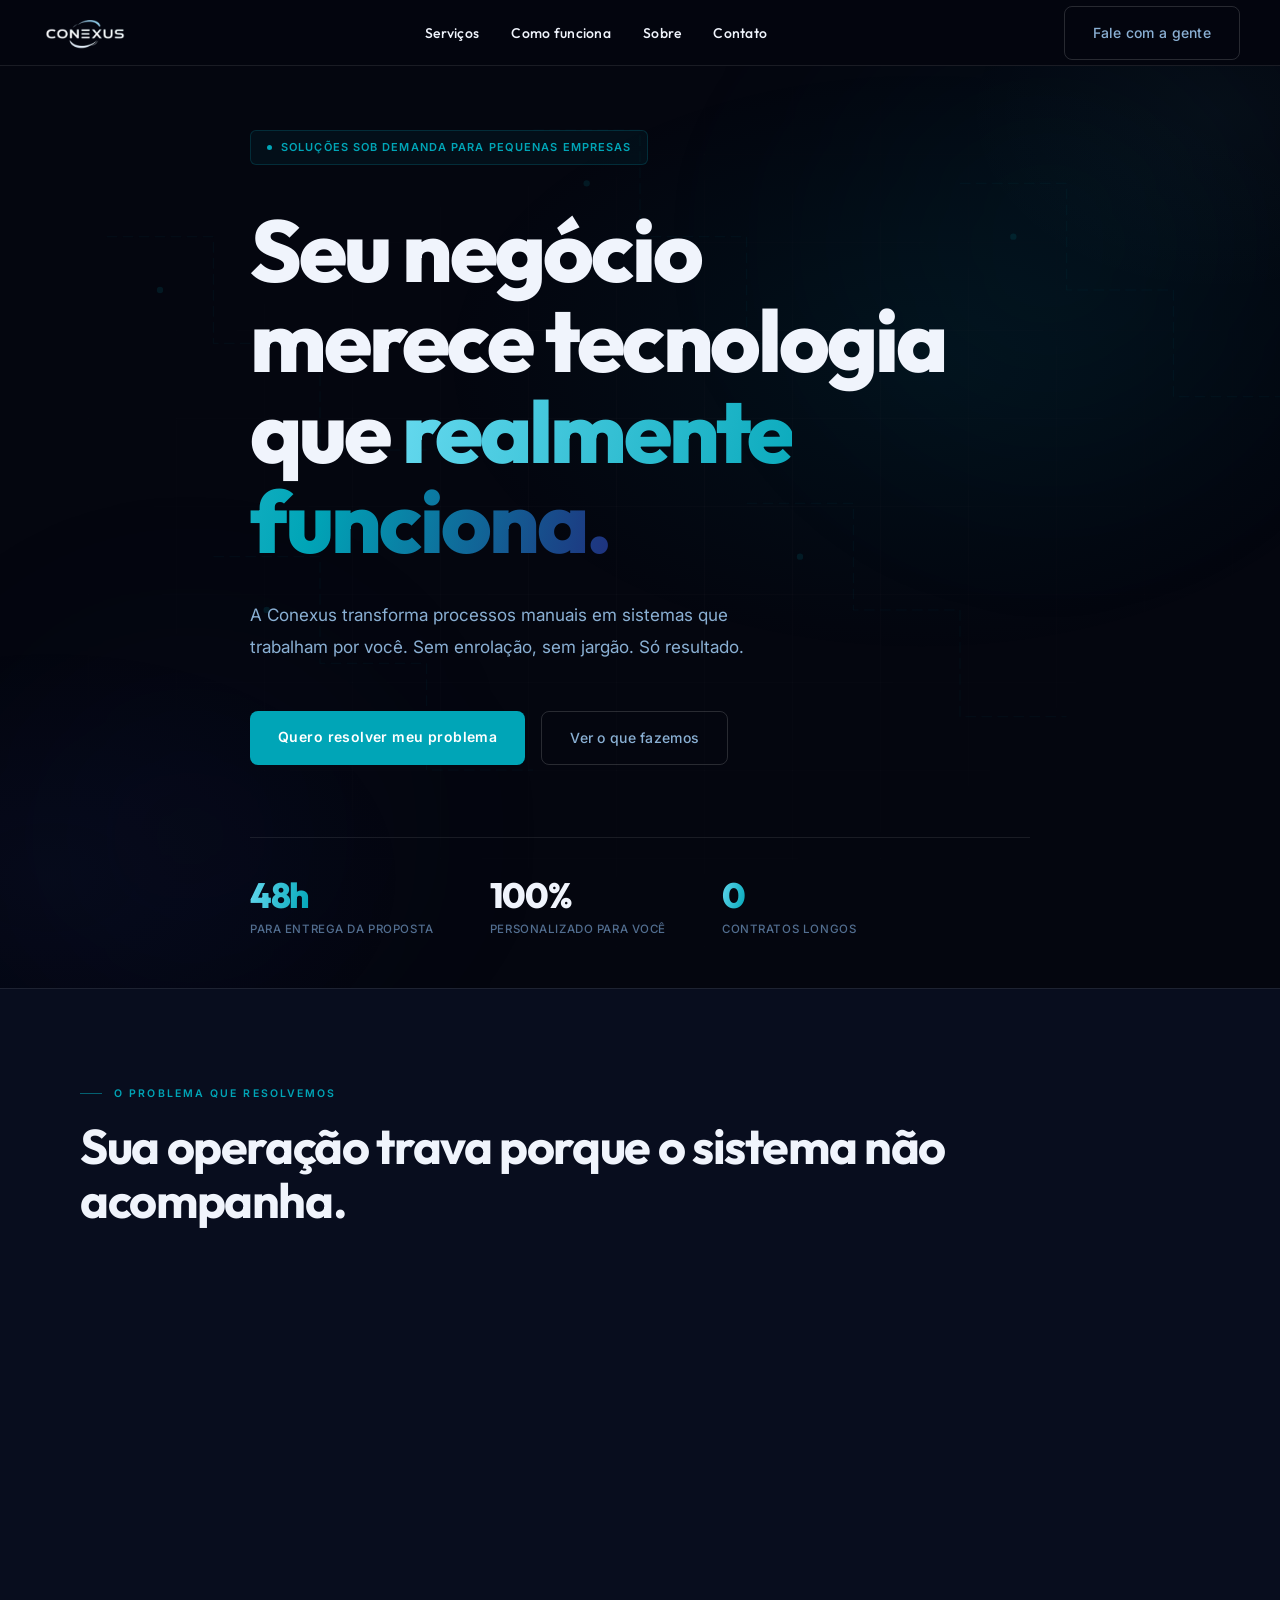
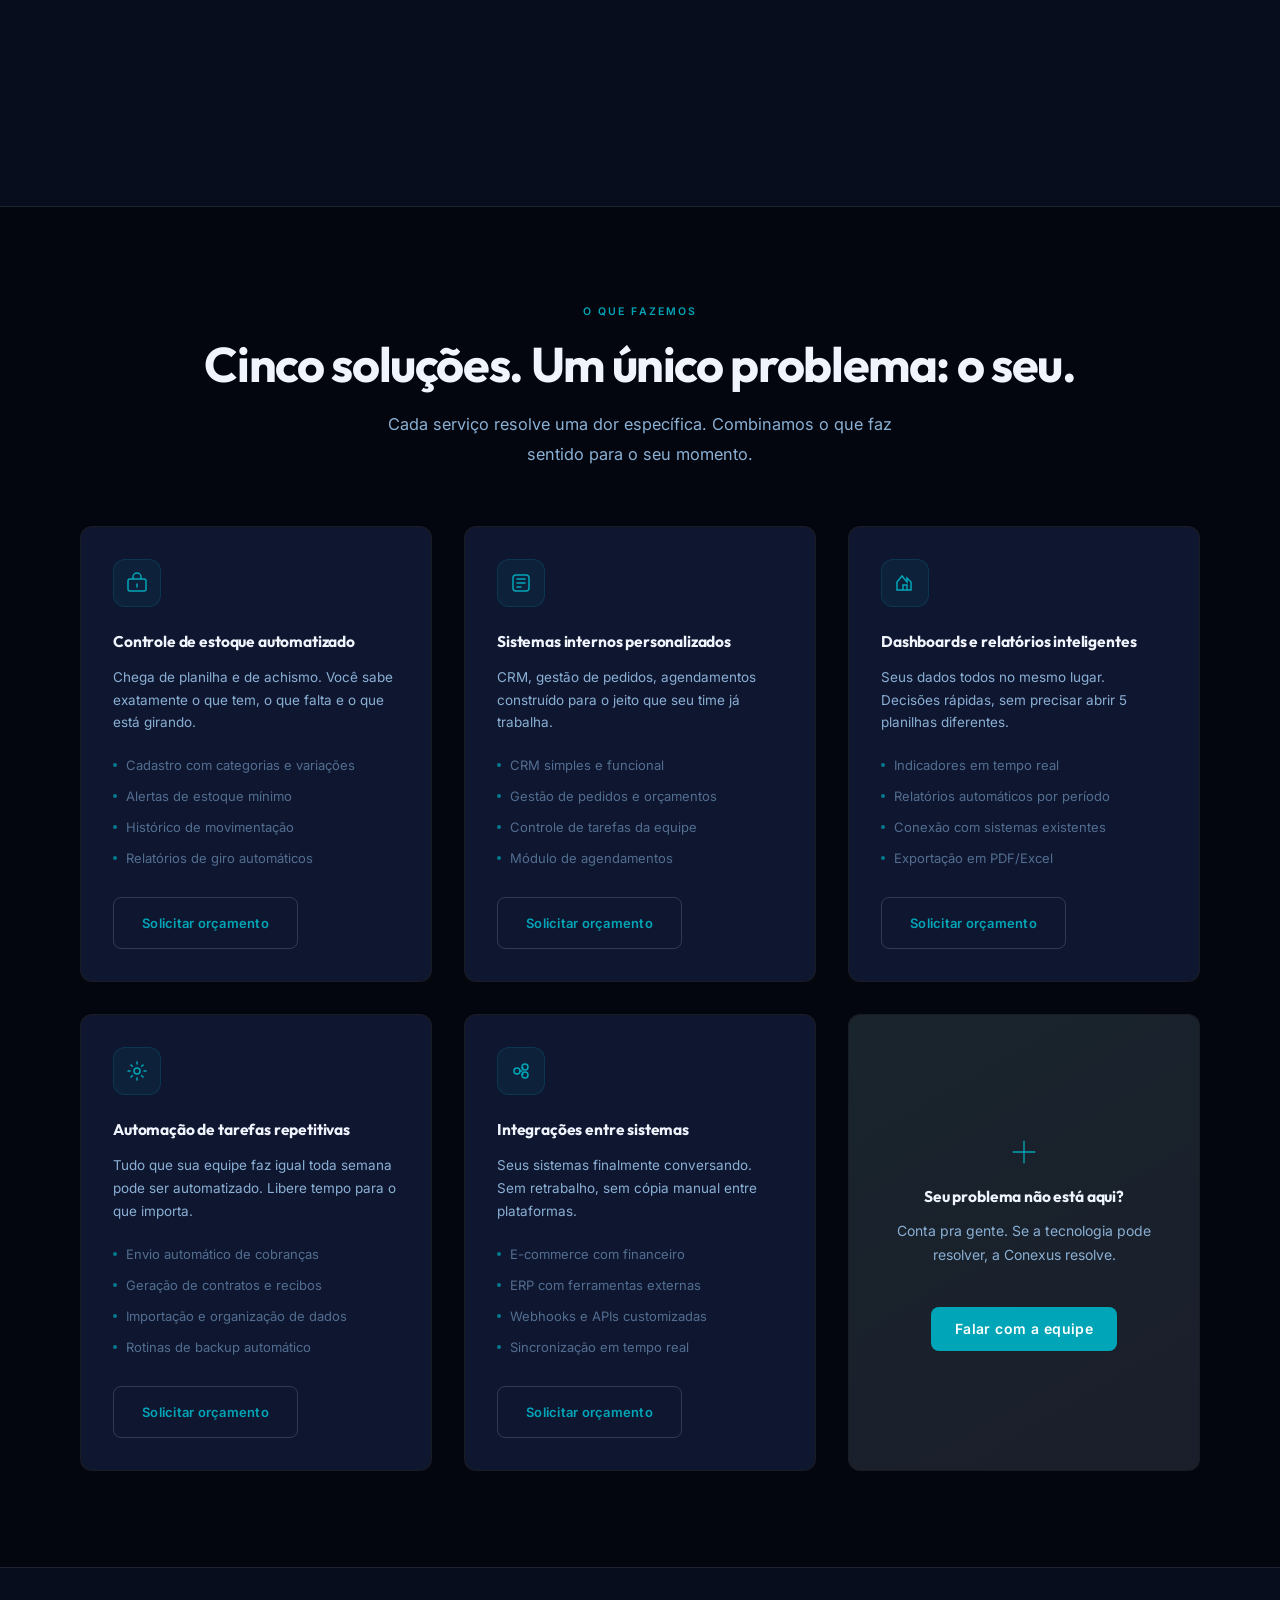
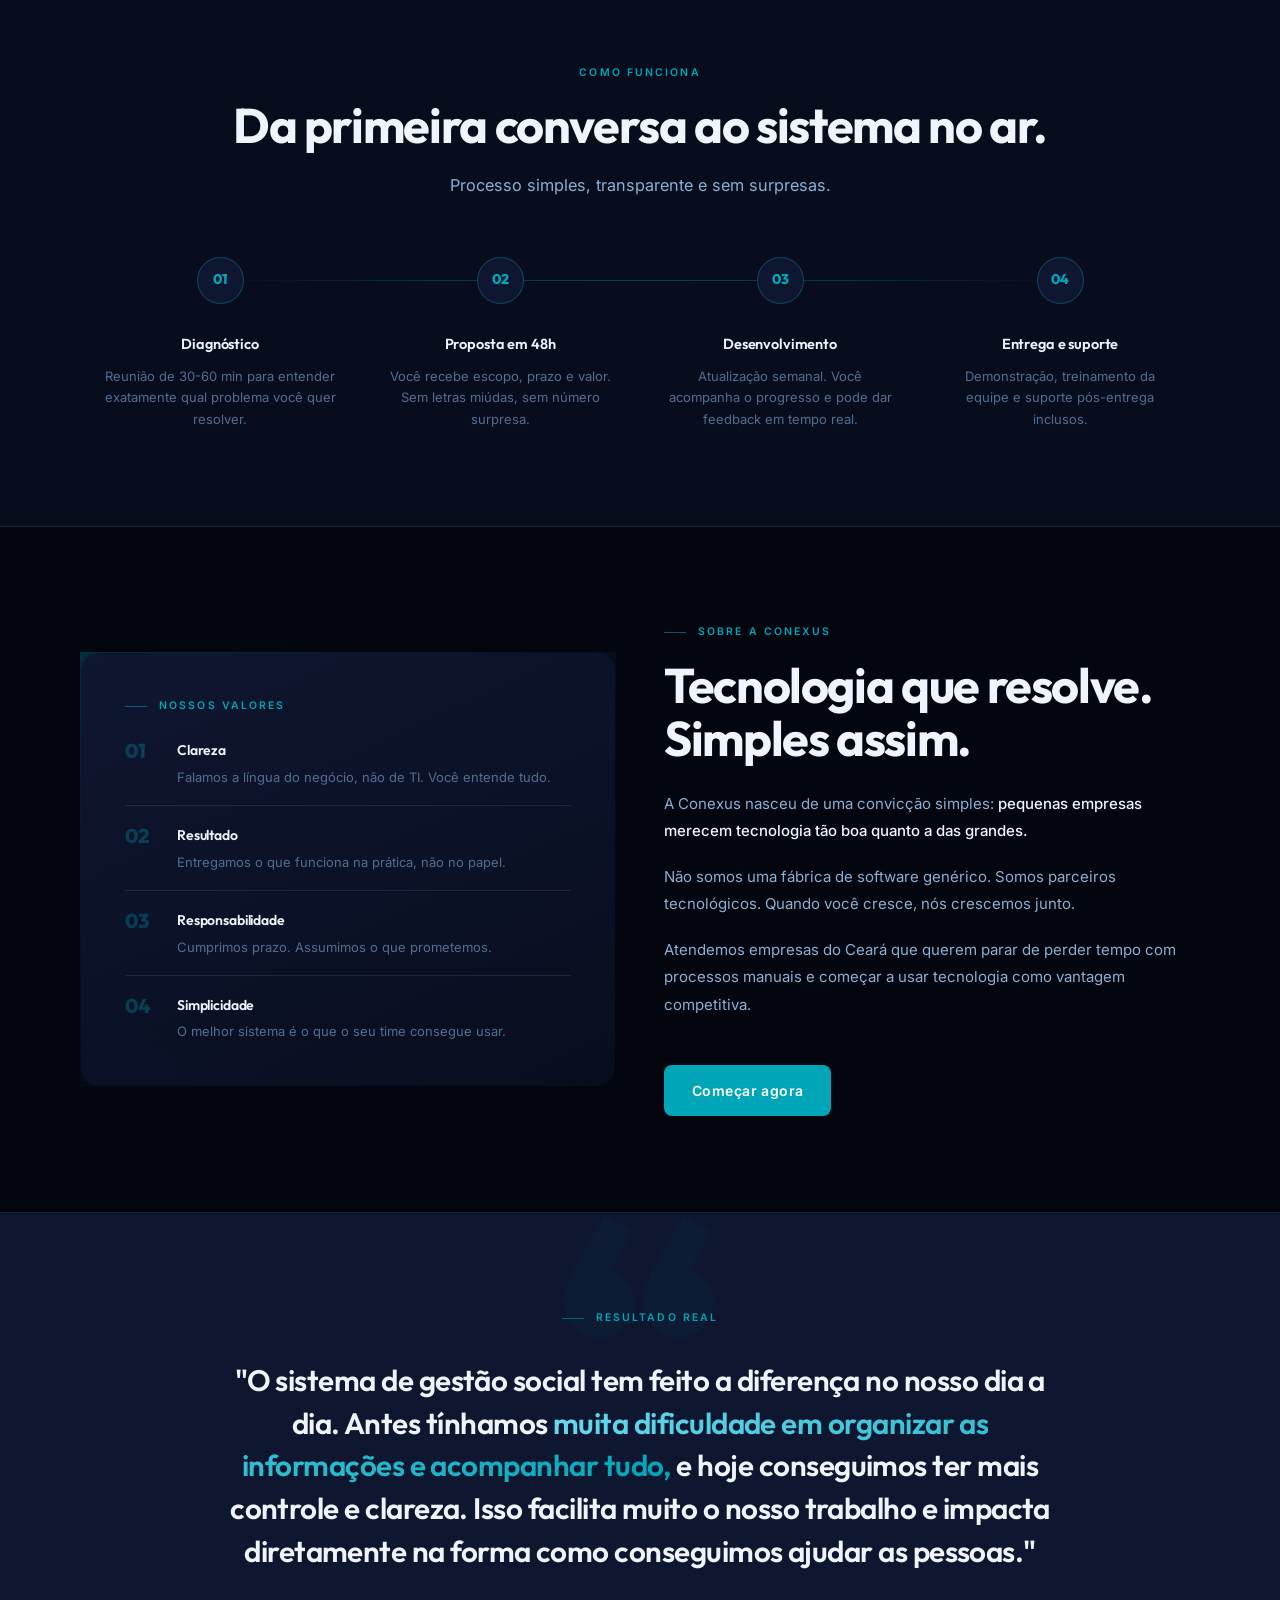
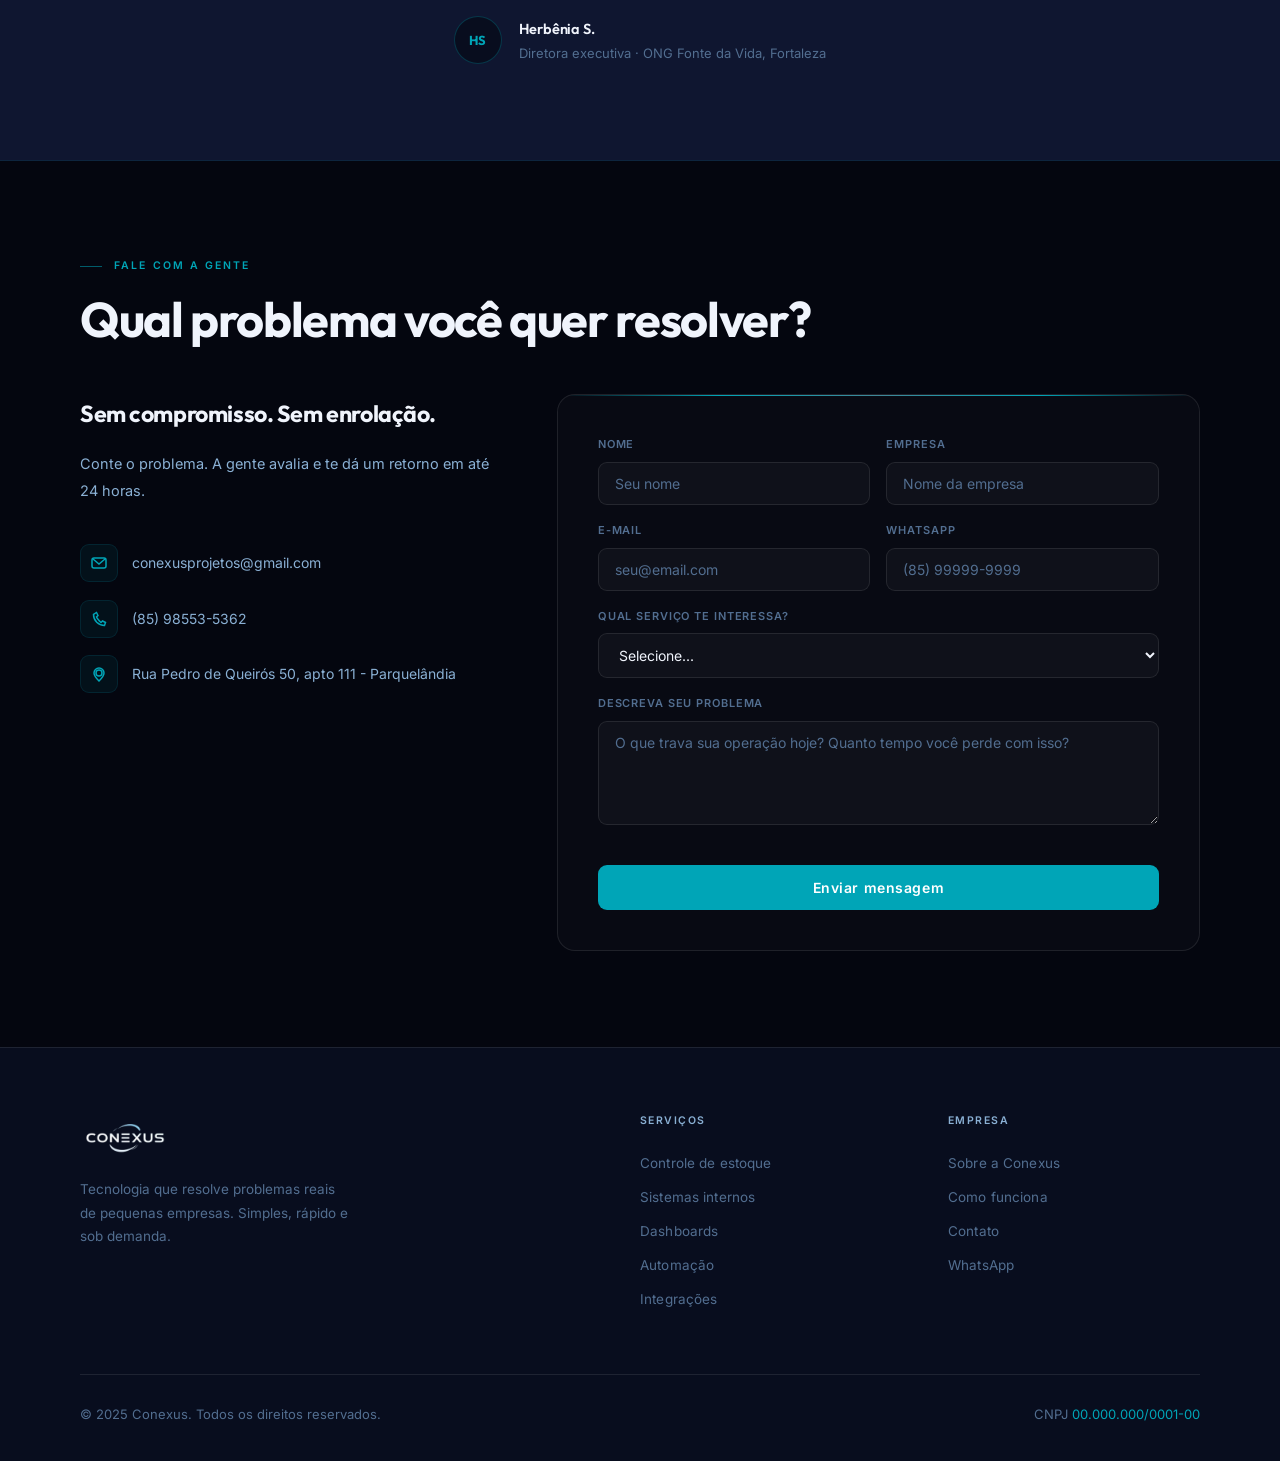
<file: index.html>
<!DOCTYPE html>
<html lang="pt-BR">
<head>
<meta charset="UTF-8">
<meta name="viewport" content="width=device-width, initial-scale=1.0">
<title>Conexus Tecnologia que resolve</title>
<link rel="preconnect" href="https://fonts.googleapis.com">
<link rel="preconnect" href="https://fonts.gstatic.com" crossorigin>
<link rel="stylesheet" href="css/style.css">
<link href="https://fonts.googleapis.com/css2?family=Outfit:wght@300;400;500;600;700;800;900&family=Inter:wght@300;400;500;600&display=swap" rel="stylesheet">
</head>
<body>
<div id="circuit-bg">
  <svg viewBox="0 0 1200 800" xmlns="http://www.w3.org/2000/svg">
    <defs>
      <style>
        .circuit-path { stroke: rgba(0,165,183,0.15); stroke-width: 1; fill: none; stroke-dasharray: 10 5; animation: circuit-flow 8s linear infinite; }
        @keyframes circuit-flow { 0% { stroke-dashoffset: 0; } 100% { stroke-dashoffset: -15; } }
      </style>
    </defs>
    <path class="circuit-path" d="M100 200 L200 200 L200 300 L300 300 L300 400 L400 400"/>
    <path class="circuit-path" d="M500 100 L600 100 L600 200 L700 200 L700 300 L800 300"/>
    <path class="circuit-path" d="M900 150 L1000 150 L1000 250 L1100 250 L1100 350 L1200 350"/>
    <path class="circuit-path" d="M200 500 L300 500 L300 600 L400 600 L400 700 L500 700"/>
    <path class="circuit-path" d="M700 450 L800 450 L800 550 L900 550 L900 650 L1000 650"/>
    <circle cx="150" cy="250" r="3" fill="rgba(0,165,183,0.3)" class="circuit-node"/>
    <circle cx="550" cy="150" r="3" fill="rgba(0,165,183,0.3)" class="circuit-node"/>
    <circle cx="950" cy="200" r="3" fill="rgba(0,165,183,0.3)" class="circuit-node"/>
    <circle cx="250" cy="550" r="3" fill="rgba(0,165,183,0.3)" class="circuit-node"/>
    <circle cx="750" cy="500" r="3" fill="rgba(0,165,183,0.3)" class="circuit-node"/>
  </svg>
</div>

<nav>
  <div class="nav-inner">
        <a href="#hero" class="logo">
      <img src="assets/logo.png" alt="CONEXUS" class="logo-image">
    </a>
    <ul class="nav-links">
      <li><a href="#servicos">Serviços</a></li>
      <li><a href="#processo">Como funciona</a></li>
      <li><a href="#sobre">Sobre</a></li>
      <li><a href="#contato">Contato</a></li>
    </ul>
    <button class="nav-toggle" id="navToggle" aria-label="Abrir menu"><span></span></button>
    <a href="#contato" class="nav-cta">Fale com a gente</a>
  </div>
  <div class="nav-menu" id="navMenu" aria-hidden="true">
    <button class="nav-close" id="navClose" aria-label="Fechar menu">×</button>
    <a href="#servicos">Serviços</a>
    <a href="#processo">Como funciona</a>
    <a href="#sobre">Sobre</a>
    <a href="#contato">Contato</a>
    <a href="#contato" class="nav-cta">Fale com a gente</a>
  </div>
</nav>

<section id="hero">
  <div class="hero-mesh"></div><div class="hero-grid"></div>
  <div class="hero-orb1"></div><div class="hero-orb2"></div>
  <div class="container">
    <div class="hero-content">
      <div class="hero-badge"><span class="badge-dot"></span>Soluções sob demanda para pequenas empresas</div>
      <h1 class="hero-title">Seu negócio<br>merece tecnologia<br>que <span class="acc">realmente funciona.</span></h1>
      <p class="hero-sub">A Conexus transforma processos manuais em sistemas que trabalham por você. Sem enrolação, sem jargão. Só resultado.</p>
      <div class="hero-actions">
        <a href="#contato" class="btn-p">Quero resolver meu problema</a>
        <a href="#servicos" class="btn-o">Ver o que fazemos</a>
      </div>
      <div class="hero-stats">
        <div><div class="s-num"><span class="acc">48h</span></div><div class="s-lbl">Para entrega da proposta</div></div>
        <div><div class="s-num">100%</div><div class="s-lbl">Personalizado para você</div></div>
        <div><div class="s-num"><span class="acc">0</span></div><div class="s-lbl">Contratos longos</div></div>
      </div>
    </div>
  </div>
</section>

<section id="problema">
  <div class="container">
    <div class="s-label">O problema que resolvemos</div>
    <h2 class="s-title">Sua operação trava porque o sistema não acompanha.</h2>
    <div class="prob-grid">
      <div class="prob-list">
        <div class="prob-item reveal"><div class="prob-ico"><svg width="18" height="18" viewBox="0 0 18 18" fill="none" stroke="#00A5B7" stroke-width="1.5" stroke-linecap="round"><rect x="2" y="5" width="14" height="10" rx="2"/><path d="M6 5V3.5a3 3 0 0 1 6 0V5"/></svg></div><div class="prob-txt"><h4>Estoque no achismo</h4><p>Produto desaparece, duplica, ou você só descobre a falta quando o cliente já reclamou.</p></div></div>
        <div class="prob-item reveal"><div class="prob-ico"><svg width="18" height="18" viewBox="0 0 18 18" fill="none" stroke="#00A5B7" stroke-width="1.5" stroke-linecap="round"><rect x="2" y="2" width="14" height="14" rx="2"/><path d="M5 9h8M5 6h8M5 12h5"/></svg></div><div class="prob-txt"><h4>Relatórios manuais que tomam horas</h4><p>A equipe desperdiça tempo construindo planilhas que deveriam ser automáticas.</p></div></div>
        <div class="prob-item reveal"><div class="prob-ico"><svg width="18" height="18" viewBox="0 0 18 18" fill="none" stroke="#00A5B7" stroke-width="1.5" stroke-linecap="round"><path d="M9 2v4M9 12v4M2 9h4M12 9h4M4.22 4.22l2.83 2.83M10.95 10.95l2.83 2.83M4.22 13.78l2.83-2.83M10.95 7.05l2.83-2.83"/></svg></div><div class="prob-txt"><h4>Sistemas que não se conversam</h4><p>Loja, financeiro, CRM cada um num canto. Ninguém sabe o que o outro está fazendo.</p></div></div>
      </div>
      <div class="sol-wrap reveal"><div class="sol-box">
        <p class="s-label" style="margin-bottom:1.25rem;">A virada</p>
        <h3 class="sol-title">Economizamos seu tempo, organizamos sua operação e eliminamos o erro manual.</h3>
        <p class="sol-p">Não entregamos código. Entregamos o resultado que você precisa para crescer. Cada solução é criada do zero para o seu negócio sem templates genéricos, sem funcionalidades que você não vai usar.</p>
        <p class="sol-p">Em semanas, não meses.</p>
        <div class="sol-tags"><span class="sol-tag">Controle de estoque</span><span class="sol-tag">Dashboards</span><span class="sol-tag">Automação</span><span class="sol-tag">Integrações</span><span class="sol-tag">Sistemas internos</span></div>
      </div></div>
    </div>
  </div>
</section>

<section id="servicos">
  <div class="container">
    <div class="srv-head reveal"><div class="s-label">O que fazemos</div><h2 class="s-title">Cinco soluções. Um único problema: o seu.</h2><p class="s-sub">Cada serviço resolve uma dor específica. Combinamos o que faz sentido para o seu momento.</p></div>
    <div class="srv-grid">
      <div class="srv-card reveal"><div class="srv-inner"><div class="srv-ico"><svg width="22" height="22" viewBox="0 0 22 22" fill="none" stroke="#00A5B7" stroke-width="1.5" stroke-linecap="round"><rect x="2" y="7" width="18" height="12" rx="2"/><path d="M7 7V5a4 4 0 0 1 8 0v2"/><path d="M11 12v3"/></svg></div><h3>Controle de estoque automatizado</h3><p>Chega de planilha e de achismo. Você sabe exatamente o que tem, o que falta e o que está girando.</p><ul class="srv-feats"><li>Cadastro com categorias e variações</li><li>Alertas de estoque mínimo</li><li>Histórico de movimentação</li><li>Relatórios de giro automáticos</li></ul><a href="#contato" class="btn-o srv-price">Solicitar orçamento</a></div></div>
      <div class="srv-card reveal"><div class="srv-inner"><div class="srv-ico"><svg width="22" height="22" viewBox="0 0 22 22" fill="none" stroke="#00A5B7" stroke-width="1.5" stroke-linecap="round"><rect x="3" y="3" width="16" height="16" rx="3"/><path d="M7 11h8M7 7h8M7 15h4"/></svg></div><h3>Sistemas internos personalizados</h3><p>CRM, gestão de pedidos, agendamentos construído para o jeito que seu time já trabalha.</p><ul class="srv-feats"><li>CRM simples e funcional</li><li>Gestão de pedidos e orçamentos</li><li>Controle de tarefas da equipe</li><li>Módulo de agendamentos</li></ul><a href="#contato" class="btn-o srv-price">Solicitar orçamento</a></div></div>
      <div class="srv-card reveal"><div class="srv-inner"><div class="srv-ico"><svg width="22" height="22" viewBox="0 0 22 22" fill="none" stroke="#00A5B7" stroke-width="1.5" stroke-linecap="round"><path d="M3 18V10l5-6 5 6V6l4 4v8H3z"/><path d="M9 18v-5h4v5"/></svg></div><h3>Dashboards e relatórios inteligentes</h3><p>Seus dados todos no mesmo lugar. Decisões rápidas, sem precisar abrir 5 planilhas diferentes.</p><ul class="srv-feats"><li>Indicadores em tempo real</li><li>Relatórios automáticos por período</li><li>Conexão com sistemas existentes</li><li>Exportação em PDF/Excel</li></ul><a href="#contato" class="btn-o srv-price">Solicitar orçamento</a></div></div>
      <div class="srv-card reveal"><div class="srv-inner"><div class="srv-ico"><svg width="22" height="22" viewBox="0 0 22 22" fill="none" stroke="#00A5B7" stroke-width="1.5" stroke-linecap="round"><circle cx="11" cy="11" r="3"/><path d="M11 4V2M11 20v-2M4 11H2M20 11h-2M6.34 6.34 4.93 4.93M17.07 17.07l-1.41-1.41M6.34 15.66l-1.41 1.41M17.07 4.93l-1.41 1.41"/></svg></div><h3>Automação de tarefas repetitivas</h3><p>Tudo que sua equipe faz igual toda semana pode ser automatizado. Libere tempo para o que importa.</p><ul class="srv-feats"><li>Envio automático de cobranças</li><li>Geração de contratos e recibos</li><li>Importação e organização de dados</li><li>Rotinas de backup automático</li></ul><a href="#contato" class="btn-o srv-price">Solicitar orçamento</a></div></div>
      <div class="srv-card reveal"><div class="srv-inner"><div class="srv-ico"><svg width="22" height="22" viewBox="0 0 22 22" fill="none" stroke="#00A5B7" stroke-width="1.5" stroke-linecap="round"><circle cx="7" cy="11" r="3"/><circle cx="15" cy="7" r="3"/><circle cx="15" cy="15" r="3"/><path d="M10 11h2M12 7.5l1 .5M12 14.5l1-.5"/></svg></div><h3>Integrações entre sistemas</h3><p>Seus sistemas finalmente conversando. Sem retrabalho, sem cópia manual entre plataformas.</p><ul class="srv-feats"><li>E-commerce com financeiro</li><li>ERP com ferramentas externas</li><li>Webhooks e APIs customizadas</li><li>Sincronização em tempo real</li></ul><a href="#contato" class="btn-o srv-price">Solicitar orçamento</a></div></div>
      <div class="srv-card srv-cta reveal"><div class="srv-inner"><svg width="36" height="36" viewBox="0 0 40 40" fill="none" stroke="#00A5B7" stroke-width="1.5" stroke-linecap="round"><path d="M20 8v24M8 20h24"/></svg><h3 style="margin-top:1rem;margin-bottom:.75rem;">Seu problema não está aqui?</h3><p style="font-size:14px;color:var(--tx2)">Conta pra gente. Se a tecnologia pode resolver, a Conexus resolve.</p><a href="#contato" class="btn-p" style="margin-top:1.25rem;font-size:14px;padding:10px 24px">Falar com a equipe</a></div></div>
    </div>
  </div>
</section>

<section id="processo">
  <div class="container">
    <div class="proc-head reveal"><div class="s-label">Como funciona</div><h2 class="s-title">Da primeira conversa ao sistema no ar.</h2><p class="s-sub" style="margin:0 auto">Processo simples, transparente e sem surpresas.</p></div>
    <div class="proc-steps">
      <div class="passo reveal"><div class="passo-n">01</div><h4>Diagnóstico</h4><p>Reunião de 30-60 min para entender exatamente qual problema você quer resolver.</p></div>
      <div class="passo reveal"><div class="passo-n">02</div><h4>Proposta em 48h</h4><p>Você recebe escopo, prazo e valor. Sem letras miúdas, sem número surpresa.</p></div>
      <div class="passo reveal"><div class="passo-n">03</div><h4>Desenvolvimento</h4><p>Atualização semanal. Você acompanha o progresso e pode dar feedback em tempo real.</p></div>
      <div class="passo reveal"><div class="passo-n">04</div><h4>Entrega e suporte</h4><p>Demonstração, treinamento da equipe e suporte pós-entrega inclusos.</p></div>
    </div>
  </div>
</section>

<section id="sobre">
  <div class="container">
    <div class="sobre-grid">
      <div class="sobre-wrap reveal"><div class="sobre-box">
        <p class="s-label" style="margin-bottom:1.5rem">Nossos valores</p>
        <div class="vals">
          <div class="val-row"><div class="val-n">01</div><div><h4>Clareza</h4><p>Falamos a língua do negócio, não de TI. Você entende tudo.</p></div></div>
          <div class="val-row"><div class="val-n">02</div><div><h4>Resultado</h4><p>Entregamos o que funciona na prática, não no papel.</p></div></div>
          <div class="val-row"><div class="val-n">03</div><div><h4>Responsabilidade</h4><p>Cumprimos prazo. Assumimos o que prometemos.</p></div></div>
          <div class="val-row"><div class="val-n">04</div><div><h4>Simplicidade</h4><p>O melhor sistema é o que o seu time consegue usar.</p></div></div>
        </div>
      </div></div>
      <div class="sobre-txt reveal">
        <div class="s-label">Sobre a Conexus</div>
        <h2 class="s-title">Tecnologia que resolve. Simples assim.</h2>
        <p>A Conexus nasceu de uma convicção simples: <strong>pequenas empresas merecem tecnologia tão boa quanto a das grandes.</strong></p>
        <p>Não somos uma fábrica de software genérico. Somos parceiros tecnológicos. Quando você cresce, nós crescemos junto.</p>
        <p>Atendemos empresas do Ceará que querem parar de perder tempo com processos manuais e começar a usar tecnologia como vantagem competitiva.</p>
        <a href="#contato" class="btn-p" style="margin-top:1.75rem">Começar agora</a>
      </div>
    </div>
  </div>
</section>

<section id="depo">
  <div class="container">
    <div class="depo-in reveal">
      <p class="s-label" style="justify-content:center;margin-bottom:2rem">Resultado real</p>
      <blockquote class="depo-q">"O sistema de gestão social tem feito a diferença no nosso dia a dia. Antes tínhamos <span>muita dificuldade em organizar as informações e acompanhar tudo,</span>  e hoje conseguimos ter mais controle e clareza. Isso facilita muito o nosso trabalho e impacta diretamente na forma como conseguimos ajudar as pessoas."</blockquote>
      <div class="depo-author"><div class="depo-av">HS</div><div><div class="depo-name">Herbênia S.</div><div class="depo-role">  Diretora executiva · ONG Fonte da Vida, Fortaleza</div></div></div>
    </div>
  </div>
</section>

<section id="contato">
  <div class="container">
    <div class="s-label reveal">Fale com a gente</div>
    <h2 class="s-title reveal">Qual problema você quer resolver?</h2>
    <div class="ct-grid">
      <div class="reveal">
        <div class="ct-info"><h3>Sem compromisso. Sem enrolação.</h3><p>Conte o problema. A gente avalia e te dá um retorno em até 24 horas.</p></div>
        <div class="ct-item"><div class="ct-ico"><svg width="16" height="16" viewBox="0 0 16 16" fill="none" stroke="#00A5B7" stroke-width="1.5" stroke-linecap="round"><path d="M2 4l6 5 6-5"/><rect x="1" y="3" width="14" height="10" rx="2"/></svg></div>conexusprojetos@gmail.com</div>
        <div class="ct-item"><div class="ct-ico"><svg width="16" height="16" viewBox="0 0 16 16" fill="none" stroke="#00A5B7" stroke-width="1.5" stroke-linecap="round"><path d="M2.5 3.5c0 6.075 4.925 11 11 11l1-3-3-1.5-1.5 1.5C8.5 10 6 7.5 5.5 6L7 4.5 5.5 1.5z"/></svg></div>(85) 98553-5362</div>
        <div class="ct-item"><div class="ct-ico"><svg width="16" height="16" viewBox="0 0 16 16" fill="none" stroke="#00A5B7" stroke-width="1.5" stroke-linecap="round"><circle cx="8" cy="7" r="3"/><path d="M8 2a5 5 0 0 0-5 5c0 3 5 8 5 8s5-5 5-8a5 5 0 0 0-5-5z"/></svg></div>Rua Pedro de Queirós 50,  apto 111 - Parquelândia</div>
      </div>
      <form id="contactForm" action="https://formsubmit.co/conexusprojetos@gmail.com" method="POST" class="form-box reveal">
        <input type="hidden" name="_subject" value="Novo contato via site Conexus">
        <input type="hidden" name="_captcha" value="false">
        <div class="f-row"><div><label for="nome">Nome</label><input type="text" id="nome" name="Nome" placeholder="Seu nome" required></div><div><label for="empresa">Empresa</label><input type="text" id="empresa" name="Empresa" placeholder="Nome da empresa"></div></div>
        <div class="f-row"><div><label for="email">E-mail</label><input type="email" id="email" name="Email" placeholder="seu@email.com" required></div><div><label for="wpp">WhatsApp</label><input type="text" id="wpp" name="WhatsApp" placeholder="(85) 99999-9999"></div></div>
        <div class="f-grp"><label for="srv">Qual serviço te interessa?</label><select id="srv" name="Serviço"><option value="">Selecione...</option><option>Controle de estoque</option><option>Sistema interno personalizado</option><option>Dashboard e relatórios</option><option>Automação de tarefas</option><option>Integração entre sistemas</option><option>Não sei ainda, quero conversar</option></select></div>
        <div class="f-grp"><label for="prob">Descreva seu problema</label><textarea id="prob" name="Problema" placeholder="O que trava sua operação hoje? Quanto tempo você perde com isso?"></textarea></div>
        <button type="submit" class="f-submit">Enviar mensagem</button>
      </form>
    </div>
  </div>
</section>

<footer>
  <div class="container">
    <div class="ft-grid">
      <div class="ft-brand">
        <a href="#hero" class="logo" style="text-decoration:none">
        <img src="assets/logo.png" alt="CONEXUS" class="logo-image">
      </a>
        <p>Tecnologia que resolve problemas reais de pequenas empresas. Simples, rápido e sob demanda.</p>
      </div>
      <div class="ft-col"><h4>Serviços</h4><a href="#servicos">Controle de estoque</a><a href="#servicos">Sistemas internos</a><a href="#servicos">Dashboards</a><a href="#servicos">Automação</a><a href="#servicos">Integrações</a></div>
      <div class="ft-col"><h4>Empresa</h4><a href="#sobre">Sobre a Conexus</a><a href="#processo">Como funciona</a><a href="#contato">Contato</a><a href="#contato">WhatsApp</a></div>
    </div>
    <div class="ft-bottom"><p>© 2025 Conexus. Todos os direitos reservados.</p><p>CNPJ <span>00.000.000/0001-00</span></p></div>
  </div>
</footer>

<div class="modal-overlay" id="whatsappModal" aria-hidden="true">
  <div class="modal" role="dialog" aria-modal="true" aria-labelledby="modalTitle">
    <button type="button" class="modal-close" id="modalClose" aria-label="Fechar">×</button>
    <h3 id="modalTitle">Mensagem enviada!</h3>
    <p>Recebemos seu contato e vamos responder em até 24 horas. Para agilizar, continue a conversa pelo WhatsApp.</p>
    <a href="https://wa.me/5585985535362?text=Olá!%20Acabei%20de%20enviar%20o%20formulário%20pelo%20site.%20Quero%20continuar%20pelo%20WhatsApp." target="_blank" rel="noopener" class="btn-p">Continuar no WhatsApp</a>
    <button type="button" class="btn-secondary" id="modalCancel">Voltar ao site</button>
  </div>
</div>

<script src="js/main.js"></script>
</body>
</html>
</file>
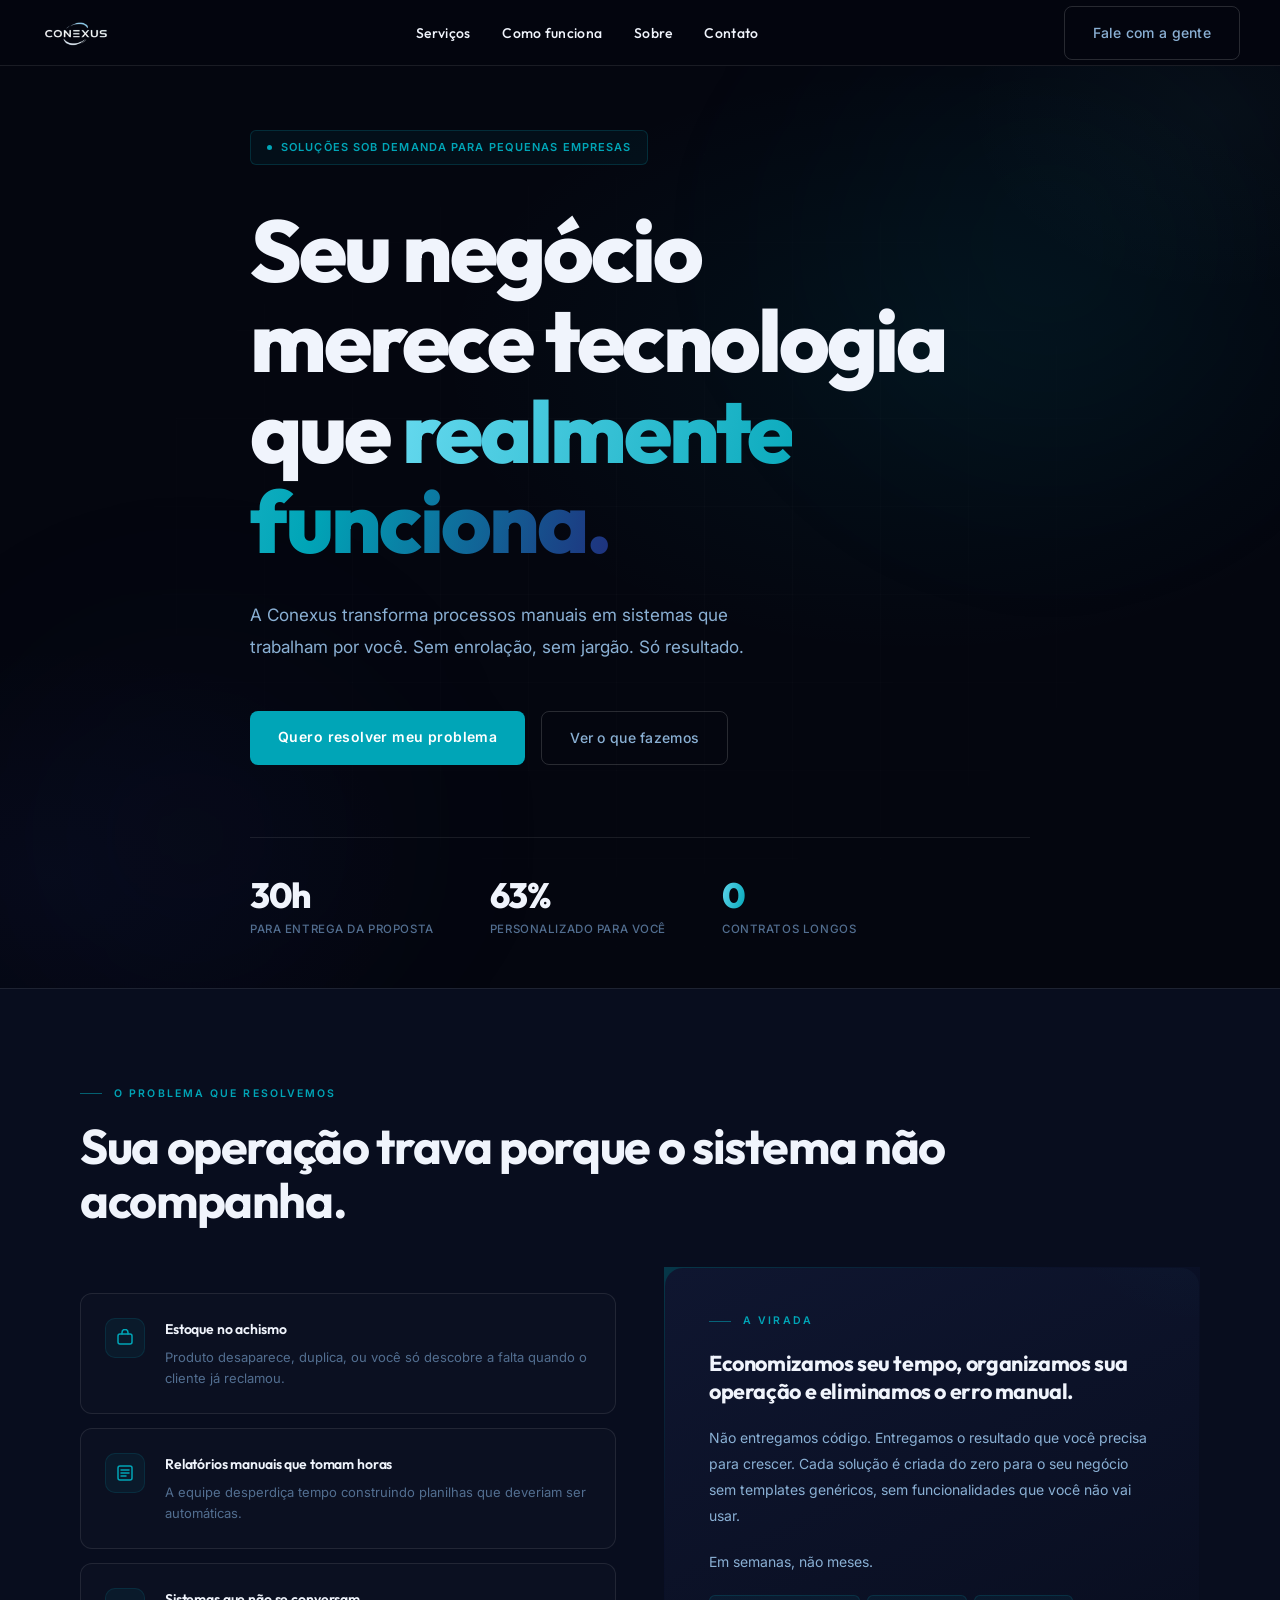
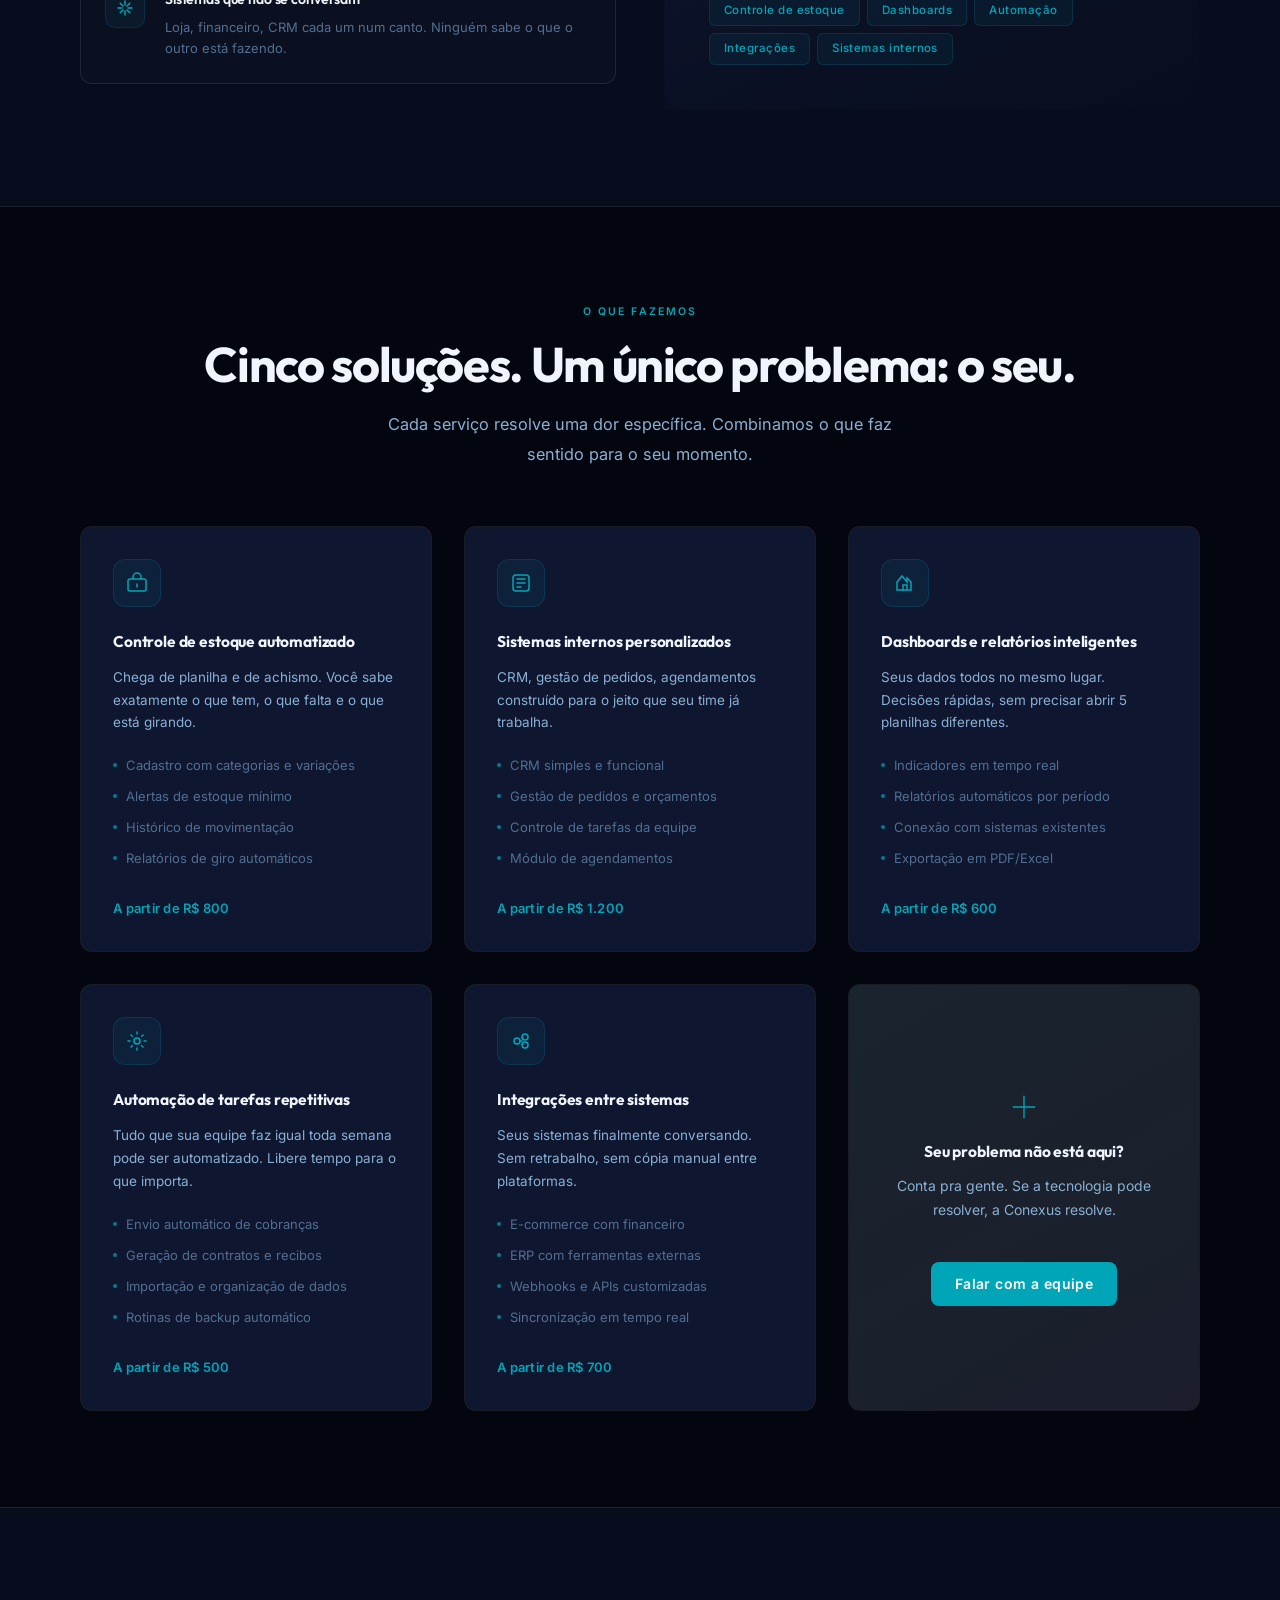
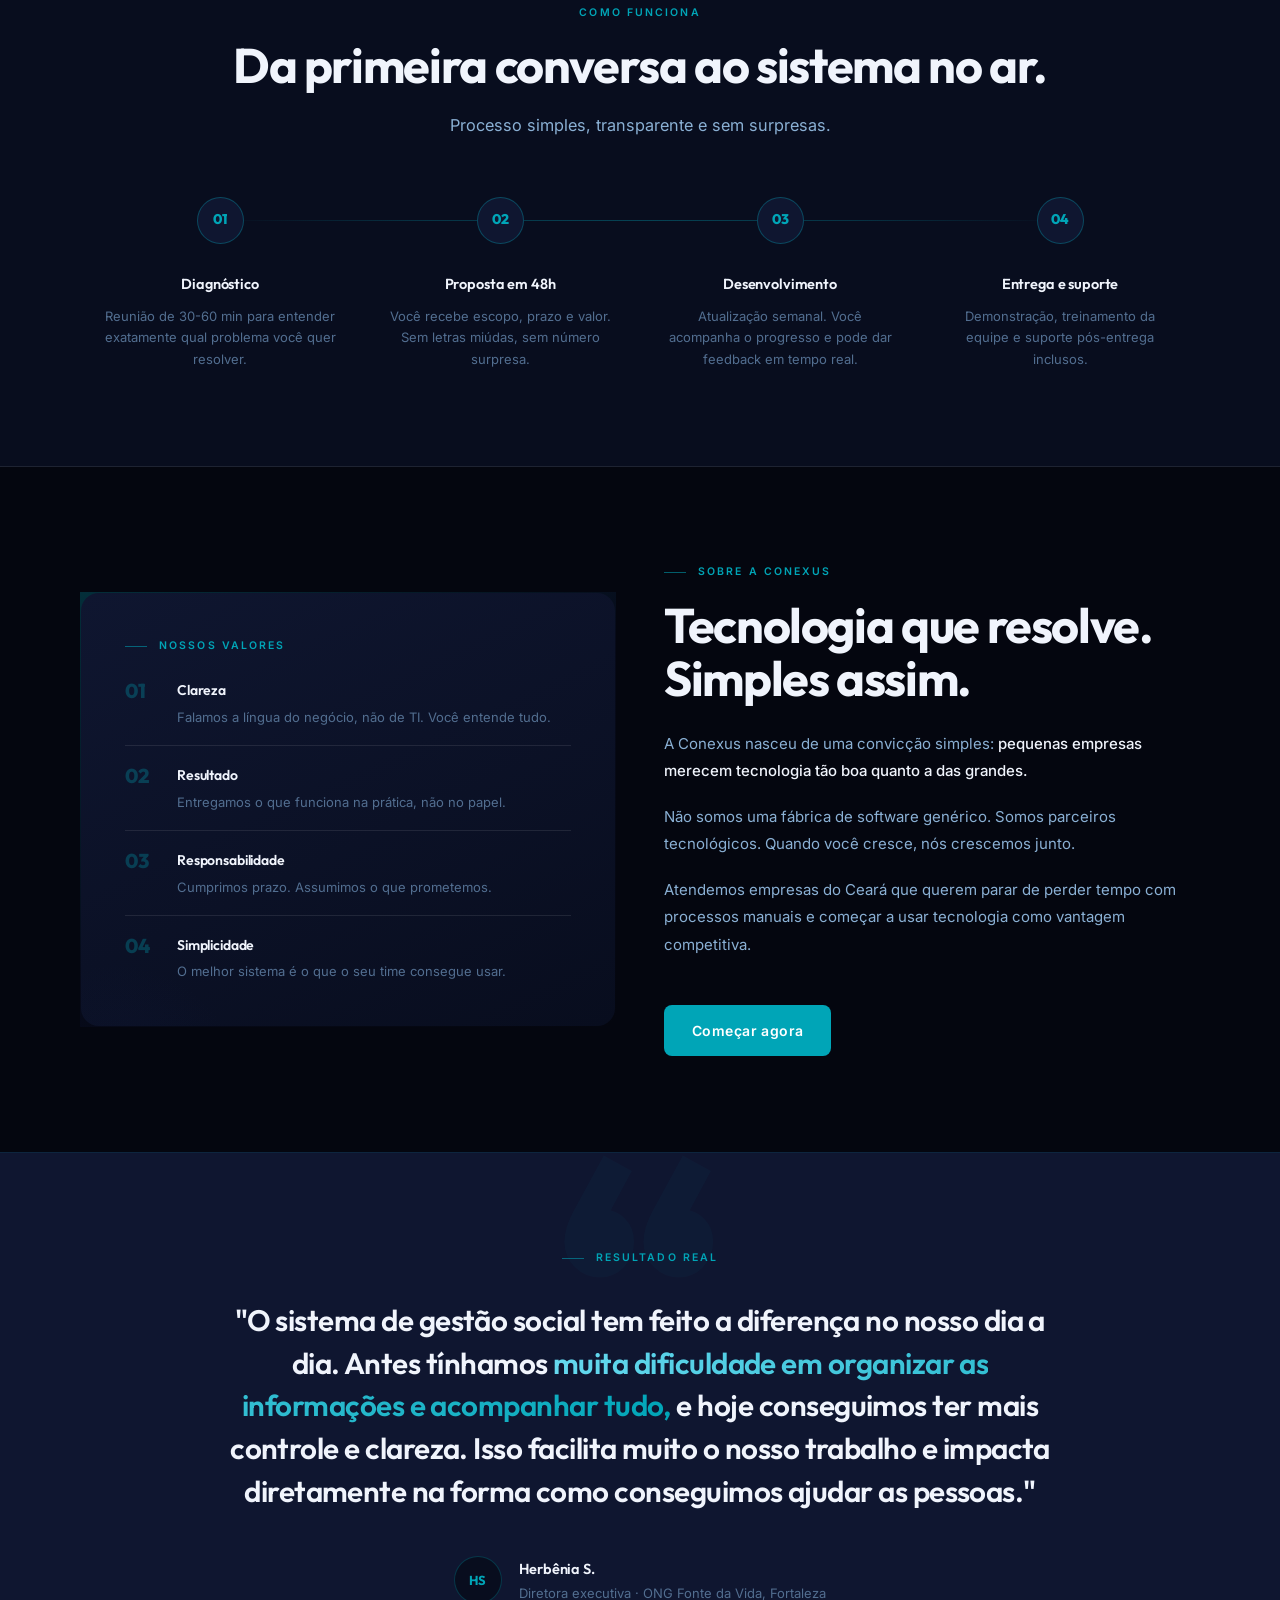
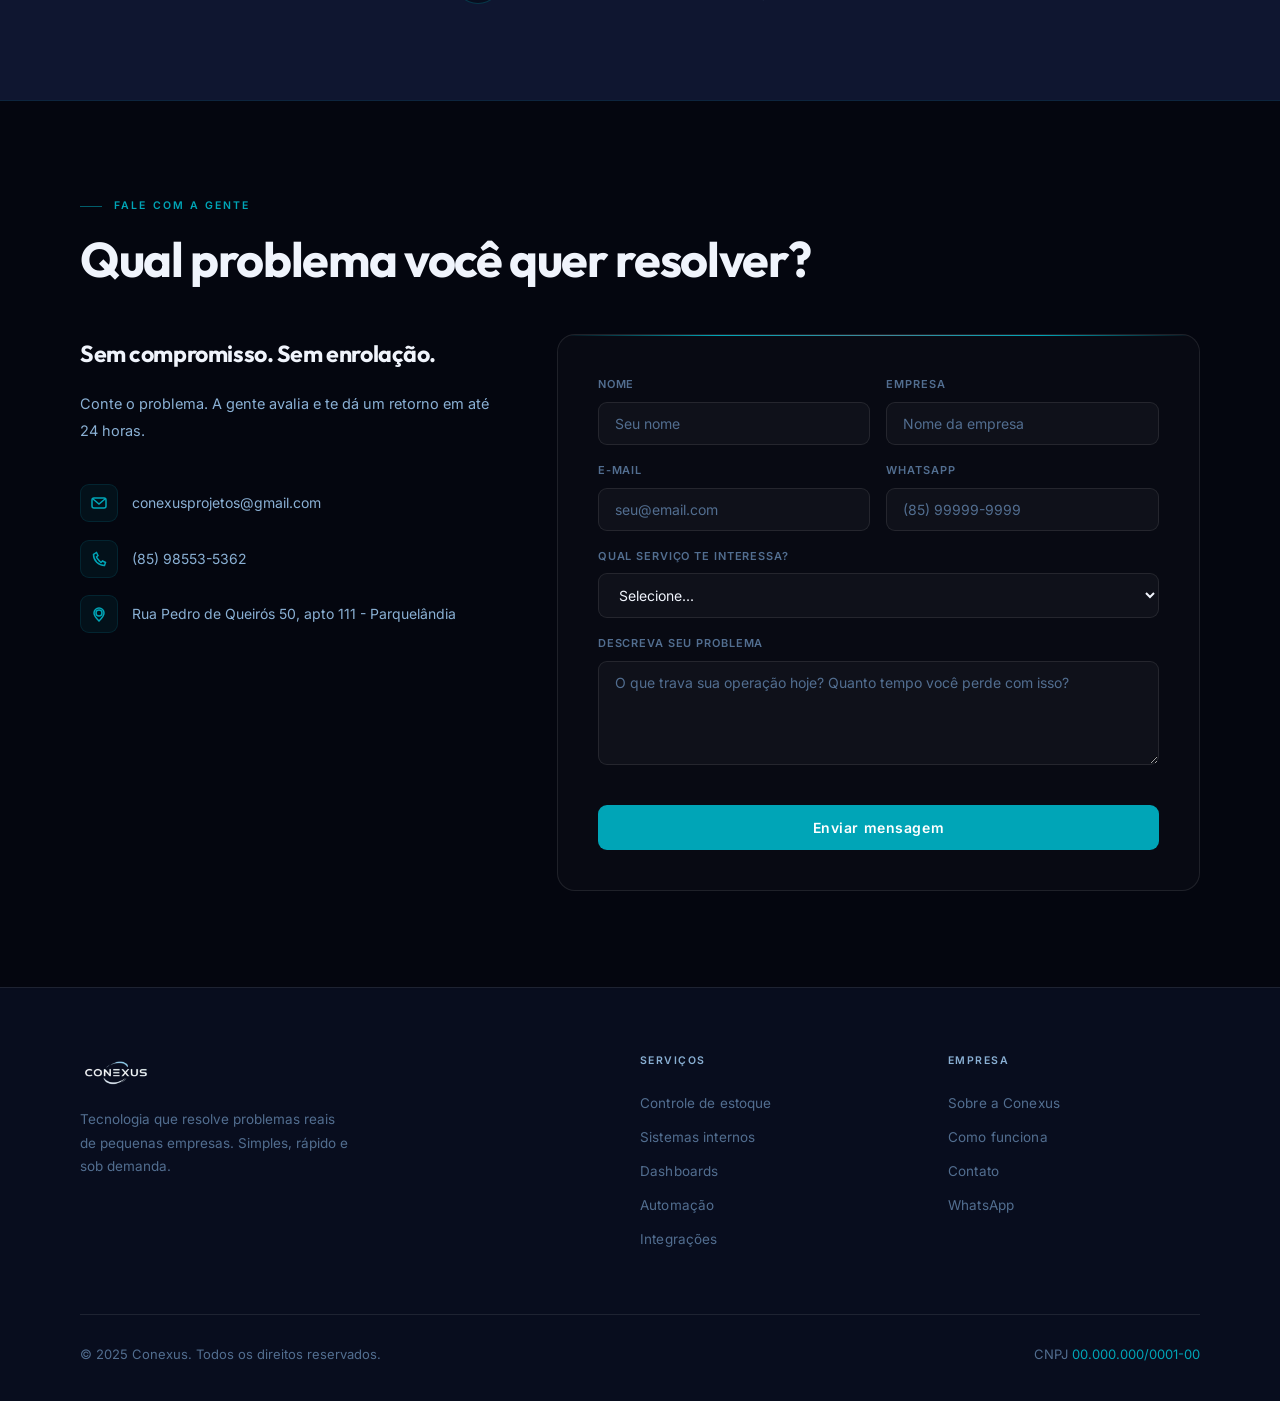
<file: conexus_v3.html>
<!DOCTYPE html>
<html lang="pt-BR">
<head>
<meta charset="UTF-8">
<meta name="viewport" content="width=device-width, initial-scale=1.0">
<title>Conexus Tecnologia que resolve</title>
<link rel="preconnect" href="https://fonts.googleapis.com">
<link rel="preconnect" href="https://fonts.gstatic.com" crossorigin>
<link href="https://fonts.googleapis.com/css2?family=Outfit:wght@300;400;500;600;700;800;900&family=Inter:wght@300;400;500;600&display=swap" rel="stylesheet">
<style>
*,*::before,*::after{box-sizing:border-box;margin:0;padding:0}
:root{
  --bblue:#1F307D;
  --bteal:#00A5B7;
  --bcyan:#66D9EF;
  --bg9:#04060f;
  --bg8:#080d1e;
  --bg7:#0f1630;
  --bg6:#162040;
  --tx1:#f0f4fc;
  --tx2:#8ab0d4;
  --tx3:#526e90;
  --bdr:rgba(255,255,255,.09);
  --bdr2:rgba(255,255,255,.15);
  --bdrt:rgba(0,165,183,.18);
  --bdrc:rgba(102,217,239,.2);
  --gutter:clamp(20px,5vw,40px);
  --max:1200px;
  --r:12px;--rl:18px;
  --fh:'Outfit',sans-serif;
  --fb:'Inter',sans-serif;
}
html{scroll-behavior:smooth}
body{font-family:var(--fb);background:var(--bg9);color:var(--tx1);font-size:16px;line-height:1.7;-webkit-font-smoothing:antialiased;overflow-x:hidden}
.container{max-width:var(--max);margin:0 auto;padding:0 var(--gutter)}

/* NAV */
nav{position:sticky;top:0;z-index:200;padding:0 var(--gutter)}
nav::before{content:'';position:absolute;inset:0;background:rgba(4,6,15,.92);backdrop-filter:blur(28px) saturate(200%);border-bottom:1px solid var(--bdr)}
.nav-inner{max-width:var(--max);margin:0 auto;display:flex;align-items:center;justify-content:space-between;height:66px;position:relative}
.nav-links{display:flex;gap:2rem;list-style:none;margin:0;padding:0}
.nav-links li{margin:0}
.nav-links a{font-family:var(--fh);font-size:14px;font-weight:500;color:var(--tx1);text-decoration:none;letter-spacing:.02em;transition:color .18s}
.nav-links a:hover{color:var(--bteal)}
.nav-cta{font-family:var(--fb);font-weight:500;font-size:14px;letter-spacing:.02em;background:transparent;color:var(--tx2);border:1px solid var(--bdr2);border-radius:8px;padding:14px 28px;cursor:pointer;text-decoration:none;transition:border-color .18s,color .18s,background .18s;white-space:nowrap;display:inline-block}
.nav-cta:hover{border-color:rgba(102,217,239,.28);color:var(--tx1);background:rgba(102,217,239,.04)}
.logo{font-family:var(--fh);font-weight:800;font-size:16px;letter-spacing:.14em;color:var(--tx1);text-decoration:none;display:flex;align-items:center;gap:0}
.logo-icon{width:30px;height:19px;flex-shrink:0}
.logo .hl{color:var(--bteal)}
.logo-image {
  display: block;
  height: 40px;
  width: auto;
  object-fit: contain;
}
.nav-toggle{display:none;width:42px;height:42px;border:1px solid rgba(255,255,255,.08);border-radius:12px;background:rgba(255,255,255,.04);color:var(--tx1);cursor:pointer;align-items:center;justify-content:center;transition:border-color .2s,background .2s}
.nav-toggle:hover{border-color:rgba(102,217,239,.22);background:rgba(255,255,255,.08)}
.nav-toggle span{position:relative;display:block;width:18px;height:2px;background:currentColor;border-radius:999px}
.nav-toggle span::before,.nav-toggle span::after{content:'';position:absolute;left:0;width:18px;height:2px;background:currentColor;border-radius:999px;transition:transform .2s ease}
.nav-toggle span::before{top:-6px}
.nav-toggle span::after{top:6px}
.nav-menu{position:fixed;top:0;right:0;bottom:0;left:0;background:rgba(4,6,15,.98);backdrop-filter:blur(18px);padding:6rem 1.5rem 2rem;display:none;flex-direction:column;gap:1.6rem;z-index:300;overflow-y:auto}
.nav-menu.open{display:flex}
.nav-menu a{font-family:var(--fh);font-size:1.05rem;font-weight:600;color:var(--tx1);text-decoration:none;letter-spacing:.04em;transition:color .18s}
.nav-menu a:hover{color:var(--bteal)}
.nav-menu .nav-cta{border-color:rgba(102,217,239,.25);padding:14px 18px;display:inline-flex;justify-content:center}
.nav-close{position:absolute;top:18px;right:18px;width:44px;height:44px;border:none;background:rgba(255,255,255,.06);color:var(--tx1);border-radius:12px;cursor:pointer;display:flex;align-items:center;justify-content:center;font-size:1.4rem;}
.nav-close:hover{background:rgba(255,255,255,.12)}

/* HERO */
#hero{min-height:96vh;display:flex;align-items:center;position:relative;overflow:hidden;padding:4rem 0 3rem}
.hero-mesh{position:absolute;inset:0;pointer-events:none;background:radial-gradient(ellipse 65% 55% at 72% 32%,rgba(0,165,183,.065) 0%,transparent 58%),radial-gradient(ellipse 50% 45% at 4% 88%,rgba(31,48,125,.09) 0%,transparent 55%),radial-gradient(ellipse 38% 38% at 95% 5%,rgba(102,217,239,.035) 0%,transparent 52%)}
.hero-grid{position:absolute;inset:0;pointer-events:none;background-image:linear-gradient(rgba(255,255,255,.016) 1px,transparent 1px),linear-gradient(90deg,rgba(255,255,255,.016) 1px,transparent 1px);background-size:88px 88px;mask-image:radial-gradient(ellipse 80% 80% at 50% 50%,black 10%,transparent 70%)}
.hero-orb1{position:absolute;top:-200px;right:-140px;width:700px;height:700px;border-radius:50%;background:radial-gradient(circle,rgba(0,165,183,.06) 0%,transparent 68%);filter:blur(72px);animation:orb1 12s ease-in-out infinite}
.hero-orb2{position:absolute;bottom:-160px;left:-120px;width:580px;height:580px;border-radius:50%;background:radial-gradient(circle,rgba(31,48,125,.08) 0%,transparent 68%);filter:blur(80px);animation:orb2 15s ease-in-out infinite}
@keyframes orb1{0%,100%{transform:translate(0,0)}50%{transform:translate(-22px,28px)}}
@keyframes orb2{0%,100%{transform:translate(0,0)}50%{transform:translate(20px,-22px)}}
.hero-content{position:relative;max-width:780px}
.hero-badge{display:inline-flex;align-items:center;gap:9px;background:rgba(0,165,183,.06);border:1px solid rgba(0,165,183,.2);border-radius:6px;padding:7px 16px;font-family:var(--fb);font-size:11px;font-weight:600;color:var(--bteal);letter-spacing:.1em;text-transform:uppercase;margin-bottom:2.5rem;animation:up .8s ease both}
.badge-dot{width:5px;height:5px;border-radius:50%;background:var(--bteal);animation:pulse 2.6s ease-in-out infinite}
@keyframes pulse{0%,100%{opacity:1;transform:scale(1)}50%{opacity:.3;transform:scale(.65)}}
.hero-title{font-family:var(--fh);font-size:clamp(2.9rem,6.8vw,5.5rem);font-weight:800;line-height:1.04;letter-spacing:-.035em;margin-bottom:2rem;animation:up .8s .09s ease both}
.hero-title .acc{background:linear-gradient(105deg,var(--bcyan) 0%,var(--bteal) 60%,var(--bblue) 100%);-webkit-background-clip:text;-webkit-text-fill-color:transparent;background-clip:text}
.hero-sub{font-family:var(--fb);font-size:1.07rem;font-weight:400;color:var(--tx2);max-width:500px;margin-bottom:3rem;line-height:1.88;animation:up .8s .18s ease both}
.hero-actions{display:flex;gap:1rem;flex-wrap:wrap;animation:up .8s .27s ease both}
.btn-p{font-family:var(--fb);font-weight:600;font-size:14px;letter-spacing:.03em;background:var(--bteal);color:#fff;border:none;border-radius:8px;padding:14px 28px;cursor:pointer;text-decoration:none;transition:opacity .18s,transform .18s;white-space:nowrap;display:inline-block}
.btn-p:hover{opacity:.85;transform:translateY(-1px)}
.btn-o{font-family:var(--fb);font-weight:500;font-size:14px;letter-spacing:.02em;background:transparent;color:var(--tx2);border:1px solid var(--bdr2);border-radius:8px;padding:14px 28px;cursor:pointer;text-decoration:none;transition:border-color .18s,color .18s,background .18s;white-space:nowrap;display:inline-block}
.btn-o:hover{border-color:rgba(102,217,239,.28);color:var(--tx1);background:rgba(102,217,239,.04)}
.hero-stats{display:flex;gap:3.5rem;margin-top:4.5rem;padding-top:2.5rem;border-top:1px solid var(--bdr);animation:up .8s .36s ease both}
.s-num{font-family:var(--fh);font-size:2.2rem;font-weight:800;line-height:1;letter-spacing:-.04em}
.s-num .acc{background:linear-gradient(105deg,var(--bcyan),var(--bteal));-webkit-background-clip:text;-webkit-text-fill-color:transparent;background-clip:text}
.s-lbl{font-family:var(--fb);font-size:11.5px;font-weight:500;color:var(--tx3);margin-top:7px;letter-spacing:.05em;text-transform:uppercase}

/* SECTIONS */
section{padding:6rem 0}
.s-label{font-family:var(--fb);font-size:10.5px;font-weight:600;letter-spacing:.2em;text-transform:uppercase;color:var(--bteal);margin-bottom:1.1rem;display:flex;align-items:center;gap:12px}
.s-label::before{content:'';width:22px;height:1px;background:var(--bteal);opacity:.55;flex-shrink:0}
.s-title{font-family:var(--fh);font-size:clamp(1.95rem,3.8vw,3.1rem);font-weight:700;line-height:1.1;letter-spacing:-.028em;margin-bottom:1.1rem}
.s-sub{font-family:var(--fb);font-size:1.02rem;font-weight:400;color:var(--tx2);max-width:540px;line-height:1.85}

/* PROBLEMA */
#problema{background:var(--bg8);border-top:1px solid var(--bdr);border-bottom:1px solid var(--bdr)}
.prob-grid{display:grid;grid-template-columns:1fr 1fr;gap:3rem;align-items:center;margin-top:2.5rem}
.prob-list{display:flex;flex-direction:column;gap:.875rem}
.prob-item{display:flex;gap:1.25rem;align-items:flex-start;padding:1.5rem;background:rgba(255,255,255,.016);border:1px solid var(--bdr);border-radius:var(--r);transition:border-color .22s,background .22s,transform .22s}
.prob-item:hover{border-color:rgba(0,165,183,.22);background:rgba(0,165,183,.025);transform:translateX(5px)}
.prob-ico{width:40px;height:40px;flex-shrink:0;border-radius:10px;background:rgba(0,165,183,.07);border:1px solid rgba(0,165,183,.14);display:flex;align-items:center;justify-content:center}
.prob-txt h4{font-family:var(--fh);font-size:14px;font-weight:600;letter-spacing:-.01em;margin-bottom:5px}
.prob-txt p{font-family:var(--fb);font-size:13px;color:var(--tx3);line-height:1.62}
.sol-wrap{padding:1px;border-radius:calc(var(--rl)+1px);background:linear-gradient(145deg,rgba(0,165,183,.28),rgba(31,48,125,.12),transparent 68%)}
.sol-box{background:linear-gradient(155deg,var(--bg7) 0%,var(--bg8) 100%);border-radius:var(--rl);padding:2.75rem;position:relative;overflow:hidden}
.sol-box::after{content:'';position:absolute;top:-55%;right:-28%;width:300px;height:300px;border-radius:50%;pointer-events:none;background:radial-gradient(circle,rgba(0,165,183,.045) 0%,transparent 70%)}
.sol-title{font-family:var(--fh);font-size:1.35rem;font-weight:700;line-height:1.28;letter-spacing:-.018em;margin-bottom:1.25rem}
.sol-p{font-family:var(--fb);font-size:14px;color:var(--tx2);line-height:1.85;margin-bottom:1.25rem}
.sol-tags{display:flex;flex-wrap:wrap;gap:7px}
.sol-tag{background:rgba(0,165,183,.07);color:var(--bteal);border:1px solid rgba(0,165,183,.16);border-radius:6px;padding:5px 14px;font-family:var(--fb);font-size:11.5px;font-weight:500;letter-spacing:.04em}

/* SERVIÇOS */
#servicos{position:relative}
.srv-head{text-align:center;margin-bottom:3.5rem}
.srv-head .s-label{justify-content:center}
.srv-head .s-label::before{display:none}
.srv-head .s-sub{margin:0 auto}
.srv-grid{display:grid;grid-template-columns:repeat(3,1fr);gap:2rem}
.srv-card{padding:1px;border-radius:12px;background:var(--bdr);transition:background .28s}
.srv-card:hover{background:linear-gradient(145deg,rgba(0,165,183,.28),rgba(31,48,125,.14),rgba(102,217,239,.06))}
.srv-inner{background:var(--bg7);border-radius:12px;padding:2rem;height:100%;position:relative;overflow:hidden;transition:background .28s}
.srv-card:hover .srv-inner{background:linear-gradient(155deg,rgba(0,165,183,.04) 0%,var(--bg7) 50%)}
.srv-inner::before{content:'';position:absolute;top:0;left:-100%;width:50%;height:100%;background:linear-gradient(90deg,transparent,rgba(255,255,255,.025),transparent);transition:left .55s}
.srv-card:hover .srv-inner::before{left:160%}
.srv-ico{width:48px;height:48px;border-radius:12px;margin-bottom:1.5rem;background:rgba(0,165,183,.08);border:1px solid rgba(0,165,183,.16);display:flex;align-items:center;justify-content:center;transition:border-color .22s}
.srv-card:hover .srv-ico{border-color:rgba(0,165,183,.35)}
.srv-inner h3{font-family:var(--fh);font-size:.97rem;font-weight:700;line-height:1.35;letter-spacing:-.01em;margin-bottom:.875rem}
.srv-inner p{font-family:var(--fb);font-size:13.5px;color:var(--tx2);line-height:1.7;margin-bottom:1.25rem}
.srv-feats{list-style:none;display:flex;flex-direction:column;gap:.55rem;margin-bottom:1.75rem}
.srv-feats li{font-family:var(--fb);font-size:13px;color:var(--tx3);display:flex;align-items:center;gap:9px}
.srv-feats li::before{content:'';width:4px;height:4px;border-radius:50%;flex-shrink:0;background:var(--bteal);opacity:.7}
.srv-price{font-family:var(--fb);font-size:13px;font-weight:600;color:var(--bteal);letter-spacing:.02em}
.srv-cta .srv-inner{background:linear-gradient(150deg,rgba(0,165,183,.06),rgba(31,48,125,.08));display:flex;flex-direction:column;align-items:center;justify-content:center;text-align:center;min-height:300px}

/* PROCESSO */
#processo{background:var(--bg8);border-top:1px solid var(--bdr);border-bottom:1px solid var(--bdr)}
.proc-head{text-align:center;margin-bottom:3.5rem}
.proc-head .s-label{justify-content:center}
.proc-head .s-label::before{display:none}
.proc-steps{display:grid;grid-template-columns:repeat(4,1fr);position:relative}
.proc-steps::before{content:'';position:absolute;top:23px;left:12.5%;right:12.5%;height:1px;background:linear-gradient(90deg,transparent,rgba(0,165,183,.25),rgba(0,165,183,.35),rgba(0,165,183,.25),transparent)}
.passo{display:flex;flex-direction:column;align-items:center;text-align:center;padding:0 1.5rem}
.passo-n{width:47px;height:47px;border-radius:50%;background:var(--bg7);border:1px solid rgba(0,165,183,.35);display:flex;align-items:center;justify-content:center;font-family:var(--fh);font-weight:800;font-size:14px;color:var(--bteal);margin-bottom:1.75rem;position:relative;z-index:1}
.passo h4{font-family:var(--fh);font-size:14.5px;font-weight:600;letter-spacing:-.01em;margin-bottom:.6rem}
.passo p{font-family:var(--fb);font-size:13px;color:var(--tx3);line-height:1.65}

/* SOBRE */
.sobre-grid{display:grid;grid-template-columns:1fr 1fr;gap:3rem;align-items:center}
.sobre-wrap{padding:1px;border-radius:calc(var(--rl)+1px);background:linear-gradient(148deg,rgba(0,165,183,.25),rgba(31,48,125,.1),transparent)}
.sobre-box{background:linear-gradient(155deg,var(--bg7) 0%,var(--bg8) 100%);border-radius:var(--rl);padding:2.75rem;position:relative;overflow:hidden}
.sobre-box::after{content:'';position:absolute;bottom:-45%;left:-18%;width:260px;height:260px;border-radius:50%;pointer-events:none;background:radial-gradient(circle,rgba(31,48,125,.08) 0%,transparent 70%)}
.vals{display:flex;flex-direction:column;gap:1.1rem}
.val-row{display:flex;gap:1.25rem;align-items:flex-start;padding-bottom:1.1rem;border-bottom:1px solid var(--bdr)}
.val-row:last-child{border-bottom:none;padding-bottom:0}
.val-n{font-family:var(--fh);font-size:1.25rem;font-weight:800;color:var(--bteal);opacity:.3;min-width:32px;line-height:1.15}
.val-row h4{font-family:var(--fh);font-size:14px;font-weight:600;letter-spacing:-.01em;margin-bottom:4px}
.val-row p{font-family:var(--fb);font-size:13px;color:var(--tx3);line-height:1.6}
.sobre-txt .s-title{margin-bottom:1.5rem}
.sobre-txt p{font-family:var(--fb);font-size:15px;color:var(--tx2);line-height:1.85;margin-bottom:1.1rem}
.sobre-txt strong{color:var(--tx1);font-weight:500}

/* DEPOIMENTO */
#depo{background:var(--bg7);border-top:1px solid rgba(0,165,183,.1);border-bottom:1px solid rgba(0,165,183,.1);position:relative;overflow:hidden}
#depo::before{content:'\201C';position:absolute;top:-.12em;left:50%;transform:translateX(-50%);font-family:var(--fh);font-size:20rem;font-weight:900;line-height:1;color:rgba(0,165,183,.035);pointer-events:none;user-select:none}
.depo-in{max-width:820px;margin:0 auto;text-align:center;position:relative}
.depo-q{font-family:var(--fh);font-size:clamp(1.3rem,2.5vw,1.85rem);font-weight:600;line-height:1.44;letter-spacing:-.018em;color:var(--tx1);margin-bottom:2.75rem}
.depo-q span{background:linear-gradient(105deg,var(--bcyan),var(--bteal));-webkit-background-clip:text;-webkit-text-fill-color:transparent;background-clip:text}
.depo-author{display:flex;align-items:center;justify-content:center;gap:1.1rem}
.depo-av{width:48px;height:48px;border-radius:50%;background:var(--bg8);border:1px solid rgba(0,165,183,.28);display:flex;align-items:center;justify-content:center;font-family:var(--fh);font-weight:700;font-size:13px;color:var(--bteal)}
.depo-name{font-family:var(--fh);font-weight:600;font-size:14.5px;text-align:left;letter-spacing:-.01em}
.depo-role{font-family:var(--fb);font-size:13px;color:var(--tx3);text-align:left}

/* CONTATO */
.ct-grid{display:grid;grid-template-columns:1fr 1.5fr;gap:3rem;align-items:start;margin-top:3rem}
.ct-info h3{font-family:var(--fh);font-size:1.45rem;font-weight:700;margin-bottom:1.1rem;letter-spacing:-.018em}
.ct-info p{font-family:var(--fb);font-size:14.5px;color:var(--tx2);line-height:1.82;margin-bottom:2.5rem}
.ct-item{display:flex;gap:.875rem;align-items:center;margin-bottom:1.1rem;font-family:var(--fb);font-size:14px;color:var(--tx2)}
.ct-ico{width:38px;height:38px;border-radius:9px;flex-shrink:0;background:rgba(0,165,183,.07);border:1px solid rgba(0,165,183,.14);display:flex;align-items:center;justify-content:center}
.form-box{background:rgba(255,255,255,.018);border:1px solid var(--bdr);border-radius:var(--rl);padding:2.5rem;position:relative;overflow:hidden}
.form-box::before{content:'';position:absolute;top:0;left:0;right:0;height:1px;background:linear-gradient(90deg,transparent,var(--bteal),rgba(102,217,239,.6),var(--bteal),transparent)}
.f-row{display:grid;grid-template-columns:1fr 1fr;gap:1rem;margin-bottom:1rem}
.f-grp{margin-bottom:1rem}
label{display:block;font-family:var(--fb);font-size:11px;font-weight:600;color:var(--tx3);margin-bottom:8px;letter-spacing:.08em;text-transform:uppercase}
input,select,textarea{width:100%;background:rgba(255,255,255,.032);border:1px solid var(--bdr);border-radius:9px;padding:12px 16px;font-family:var(--fb);font-size:14px;color:var(--tx1);outline:none;transition:border-color .18s,background .18s}
input:focus,select:focus,textarea:focus{border-color:rgba(0,165,183,.38);background:rgba(0,165,183,.04)}
input::placeholder,textarea::placeholder{color:var(--tx3)}
textarea{resize:vertical;min-height:104px}
select option{background:#0c1228}
.f-submit{width:100%;background:var(--bteal);color:#fff;border:none;border-radius:9px;padding:14px;font-family:var(--fb);font-weight:600;font-size:14px;letter-spacing:.04em;cursor:pointer;margin-top:1rem;transition:opacity .18s,transform .18s}
.f-submit:hover{opacity:.85;transform:translateY(-1px)}

/* FOOTER */
footer{background:var(--bg8);border-top:1px solid var(--bdr);padding:4rem 0 2.25rem}
.ft-grid{display:grid;grid-template-columns:2fr 1fr 1fr;gap:3.5rem;margin-bottom:3.25rem}
.ft-brand p{font-family:var(--fb);font-size:13.5px;color:var(--tx3);margin-top:1rem;max-width:270px;line-height:1.75}
.ft-col h4{font-family:var(--fb);font-size:10.5px;font-weight:600;color:var(--tx2);margin-bottom:1.35rem;text-transform:uppercase;letter-spacing:.14em}
.ft-col a{display:block;font-family:var(--fb);font-size:13.5px;color:var(--tx3);text-decoration:none;margin-bottom:.7rem;transition:color .18s;letter-spacing:.01em}
.ft-col a:hover{color:var(--bcyan)}
.ft-bottom{border-top:1px solid var(--bdr);padding-top:1.75rem;display:flex;justify-content:space-between;align-items:center}
.ft-bottom p{font-family:var(--fb);font-size:13px;color:var(--tx3)}
.ft-bottom span{color:var(--bteal)}

/* ANIMATIONS */
@keyframes up{from{opacity:0;transform:translateY(28px)}to{opacity:1;transform:translateY(0)}}
@keyframes slideUp{from{opacity:0;transform:translateY(48px)}to{opacity:1;transform:translateY(0)}}
@keyframes float{0%,100%{transform:translateY(0px)}50%{transform:translateY(-12px)}}
@keyframes glow{0%,100%{box-shadow:0 0 20px rgba(0,165,183,0),0 0 40px rgba(0,165,183,0)}50%{box-shadow:0 0 20px rgba(0,165,183,.3),0 0 40px rgba(0,165,183,.1)}}
@keyframes shimmer{0%{background-position:0% 50%}50%{background-position:100% 50%}100%{background-position:0% 50%}}
.reveal{opacity:0;transform:translateY(48px);transition:opacity .8s cubic-bezier(.22,1,.36,1),transform .8s cubic-bezier(.22,1,.36,1)}
.reveal.vis{opacity:1;transform:translateY(0)}
.hero-badge{animation:float 3.5s ease-in-out infinite!important}
.srv-card{transition:all .35s cubic-bezier(.22,1,.36,1)}
.srv-card:hover{transform:translateY(-6px);box-shadow:0 20px 60px rgba(0,165,183,.15)}
.prob-item{transition:all .35s cubic-bezier(.22,1,.36,1)}
.prob-item:hover{box-shadow:0 12px 40px rgba(0,165,183,.12)}
.sobre-wrap,
.sol-wrap{transition:all .4s cubic-bezier(.22,1,.36,1)}
.sobre-wrap:hover,
.sol-wrap:hover{box-shadow:0 20px 60px rgba(0,165,183,.15)}
.srv-card{perspective:1200px}
.srv-card:hover .srv-inner{transform:rotateX(2deg) rotateY(2deg)}
.srv-inner{transition:transform .4s cubic-bezier(.22,1,.36,1)}
.srv-grid .srv-card:nth-child(1){transition-delay:.00s}.srv-grid .srv-card:nth-child(2){transition-delay:.08s}.srv-grid .srv-card:nth-child(3){transition-delay:.16s}.srv-grid .srv-card:nth-child(4){transition-delay:.08s}.srv-grid .srv-card:nth-child(5){transition-delay:.16s}.srv-grid .srv-card:nth-child(6){transition-delay:.24s}
.proc-steps .passo:nth-child(1){transition-delay:.00s}.proc-steps .passo:nth-child(2){transition-delay:.11s}.proc-steps .passo:nth-child(3){transition-delay:.22s}.proc-steps .proc-steps .passo:nth-child(4){transition-delay:.33s}
.s-num{animation:none;position:relative}
.s-num.animate{animation:none}
.hero-orb1,
.hero-orb2{will-change:transform}

/* MODAL */
.modal-overlay{position:fixed;inset:0;background:rgba(4,6,15,.9);display:none;align-items:center;justify-content:center;z-index:9999;padding:1.5rem;opacity:0;transition:opacity .3s ease}
.modal-overlay.open{display:flex;opacity:1}
.modal{background:var(--bg8);border:1px solid var(--bdr);border-radius:16px;max-width:420px;width:100%;padding:2.5rem;text-align:center;position:relative;transform:scale(.95);transition:transform .3s ease}
.modal-overlay.open .modal{transform:scale(1)}
.modal-close{position:absolute;top:16px;right:16px;border:none;background:transparent;color:var(--tx3);font-size:1.4rem;cursor:pointer;line-height:1;width:32px;height:32px;border-radius:50%;display:flex;align-items:center;justify-content:center;transition:color .2s}
.modal-close:hover{color:var(--tx1)}
.modal h3{margin-bottom:1rem;font-family:var(--fh);font-size:1.4rem;font-weight:600;letter-spacing:-.02em;color:var(--tx1)}
.modal p{color:var(--tx2);line-height:1.6;margin-bottom:2rem;font-size:14px}
.modal .btn-p{min-width:100%;padding:14px 0;margin-bottom:.8rem;border-radius:10px;font-size:14px;font-weight:600}
.modal .btn-secondary{display:inline-block;color:var(--tx3);text-decoration:none;opacity:.7;background:transparent;border:none;cursor:pointer;font-family:var(--fb);font-size:13px;font-weight:500;padding:6px 12px;border-radius:6px;transition:opacity .2s}
.modal .btn-secondary:hover{opacity:1}

/* RESPONSIVE */
@media(max-width:960px){.srv-grid{grid-template-columns:1fr 1fr}.proc-steps{grid-template-columns:1fr 1fr;gap:2.5rem}.proc-steps::before{display:none}.sobre-grid,.prob-grid,.ct-grid{grid-template-columns:1fr}.ft-grid{grid-template-columns:1fr 1fr}.f-row{grid-template-columns:1fr}.srv-card:hover{transform:translateY(-3px)}}
@media(max-width:960px){.nav-links{gap:1.5rem}.nav-cta{padding:8px 16px;font-size:11px}.srv-grid{grid-template-columns:1fr 1fr}.proc-steps{grid-template-columns:1fr 1fr;gap:2.5rem}.proc-steps::before{display:none}.sobre-grid,.prob-grid,.ct-grid{grid-template-columns:1fr}.ft-grid{grid-template-columns:1fr 1fr}.f-row{grid-template-columns:1fr}.srv-card:hover{transform:translateY(-3px)}}
@media(max-width:600px){.nav-links{display:none}.nav-toggle{display:flex}.nav-inner{gap:1rem}.nav-cta{display:none}.nav-menu{padding:5.5rem 1.5rem 2rem}.nav-menu.open{display:flex}.hero-stats{flex-direction:column;gap:1.75rem}.srv-grid{grid-template-columns:1fr}.ft-grid{grid-template-columns:1fr}.srv-card:hover{transform:none}}
</style>
</head>
<body>

<nav>
  <div class="nav-inner">
        <a href="#hero" class="logo">
      <img src="assets/logo.png" alt="CONEXUS" class="logo-image">
    </a>
    <ul class="nav-links">
      <li><a href="#servicos">Serviços</a></li>
      <li><a href="#processo">Como funciona</a></li>
      <li><a href="#sobre">Sobre</a></li>
      <li><a href="#contato">Contato</a></li>
    </ul>
    <button class="nav-toggle" id="navToggle" aria-label="Abrir menu"><span></span></button>
    <a href="#contato" class="nav-cta">Fale com a gente</a>
  </div>
  <div class="nav-menu" id="navMenu" aria-hidden="true">
    <button class="nav-close" id="navClose" aria-label="Fechar menu">×</button>
    <a href="#servicos">Serviços</a>
    <a href="#processo">Como funciona</a>
    <a href="#sobre">Sobre</a>
    <a href="#contato">Contato</a>
    <a href="#contato" class="nav-cta">Fale com a gente</a>
  </div>
</nav>

<section id="hero">
  <div class="hero-mesh"></div><div class="hero-grid"></div>
  <div class="hero-orb1"></div><div class="hero-orb2"></div>
  <div class="container">
    <div class="hero-content">
      <div class="hero-badge"><span class="badge-dot"></span>Soluções sob demanda para pequenas empresas</div>
      <h1 class="hero-title">Seu negócio<br>merece tecnologia<br>que <span class="acc">realmente funciona.</span></h1>
      <p class="hero-sub">A Conexus transforma processos manuais em sistemas que trabalham por você. Sem enrolação, sem jargão. Só resultado.</p>
      <div class="hero-actions">
        <a href="#contato" class="btn-p">Quero resolver meu problema</a>
        <a href="#servicos" class="btn-o">Ver o que fazemos</a>
      </div>
      <div class="hero-stats">
        <div><div class="s-num"><span class="acc">48h</span></div><div class="s-lbl">Para entrega da proposta</div></div>
        <div><div class="s-num">100%</div><div class="s-lbl">Personalizado para você</div></div>
        <div><div class="s-num"><span class="acc">0</span></div><div class="s-lbl">Contratos longos</div></div>
      </div>
    </div>
  </div>
</section>

<section id="problema">
  <div class="container">
    <div class="s-label">O problema que resolvemos</div>
    <h2 class="s-title">Sua operação trava porque o sistema não acompanha.</h2>
    <div class="prob-grid">
      <div class="prob-list">
        <div class="prob-item reveal"><div class="prob-ico"><svg width="18" height="18" viewBox="0 0 18 18" fill="none" stroke="#00A5B7" stroke-width="1.5" stroke-linecap="round"><rect x="2" y="5" width="14" height="10" rx="2"/><path d="M6 5V3.5a3 3 0 0 1 6 0V5"/></svg></div><div class="prob-txt"><h4>Estoque no achismo</h4><p>Produto desaparece, duplica, ou você só descobre a falta quando o cliente já reclamou.</p></div></div>
        <div class="prob-item reveal"><div class="prob-ico"><svg width="18" height="18" viewBox="0 0 18 18" fill="none" stroke="#00A5B7" stroke-width="1.5" stroke-linecap="round"><rect x="2" y="2" width="14" height="14" rx="2"/><path d="M5 9h8M5 6h8M5 12h5"/></svg></div><div class="prob-txt"><h4>Relatórios manuais que tomam horas</h4><p>A equipe desperdiça tempo construindo planilhas que deveriam ser automáticas.</p></div></div>
        <div class="prob-item reveal"><div class="prob-ico"><svg width="18" height="18" viewBox="0 0 18 18" fill="none" stroke="#00A5B7" stroke-width="1.5" stroke-linecap="round"><path d="M9 2v4M9 12v4M2 9h4M12 9h4M4.22 4.22l2.83 2.83M10.95 10.95l2.83 2.83M4.22 13.78l2.83-2.83M10.95 7.05l2.83-2.83"/></svg></div><div class="prob-txt"><h4>Sistemas que não se conversam</h4><p>Loja, financeiro, CRM cada um num canto. Ninguém sabe o que o outro está fazendo.</p></div></div>
      </div>
      <div class="sol-wrap reveal"><div class="sol-box">
        <p class="s-label" style="margin-bottom:1.25rem;">A virada</p>
        <h3 class="sol-title">Economizamos seu tempo, organizamos sua operação e eliminamos o erro manual.</h3>
        <p class="sol-p">Não entregamos código. Entregamos o resultado que você precisa para crescer. Cada solução é criada do zero para o seu negócio sem templates genéricos, sem funcionalidades que você não vai usar.</p>
        <p class="sol-p">Em semanas, não meses.</p>
        <div class="sol-tags"><span class="sol-tag">Controle de estoque</span><span class="sol-tag">Dashboards</span><span class="sol-tag">Automação</span><span class="sol-tag">Integrações</span><span class="sol-tag">Sistemas internos</span></div>
      </div></div>
    </div>
  </div>
</section>

<section id="servicos">
  <div class="container">
    <div class="srv-head reveal"><div class="s-label">O que fazemos</div><h2 class="s-title">Cinco soluções. Um único problema: o seu.</h2><p class="s-sub">Cada serviço resolve uma dor específica. Combinamos o que faz sentido para o seu momento.</p></div>
    <div class="srv-grid">
      <div class="srv-card reveal"><div class="srv-inner"><div class="srv-ico"><svg width="22" height="22" viewBox="0 0 22 22" fill="none" stroke="#00A5B7" stroke-width="1.5" stroke-linecap="round"><rect x="2" y="7" width="18" height="12" rx="2"/><path d="M7 7V5a4 4 0 0 1 8 0v2"/><path d="M11 12v3"/></svg></div><h3>Controle de estoque automatizado</h3><p>Chega de planilha e de achismo. Você sabe exatamente o que tem, o que falta e o que está girando.</p><ul class="srv-feats"><li>Cadastro com categorias e variações</li><li>Alertas de estoque mínimo</li><li>Histórico de movimentação</li><li>Relatórios de giro automáticos</li></ul><div class="srv-price">A partir de R$ 800</div></div></div>
      <div class="srv-card reveal"><div class="srv-inner"><div class="srv-ico"><svg width="22" height="22" viewBox="0 0 22 22" fill="none" stroke="#00A5B7" stroke-width="1.5" stroke-linecap="round"><rect x="3" y="3" width="16" height="16" rx="3"/><path d="M7 11h8M7 7h8M7 15h4"/></svg></div><h3>Sistemas internos personalizados</h3><p>CRM, gestão de pedidos, agendamentos construído para o jeito que seu time já trabalha.</p><ul class="srv-feats"><li>CRM simples e funcional</li><li>Gestão de pedidos e orçamentos</li><li>Controle de tarefas da equipe</li><li>Módulo de agendamentos</li></ul><div class="srv-price">A partir de R$ 1.200</div></div></div>
      <div class="srv-card reveal"><div class="srv-inner"><div class="srv-ico"><svg width="22" height="22" viewBox="0 0 22 22" fill="none" stroke="#00A5B7" stroke-width="1.5" stroke-linecap="round"><path d="M3 18V10l5-6 5 6V6l4 4v8H3z"/><path d="M9 18v-5h4v5"/></svg></div><h3>Dashboards e relatórios inteligentes</h3><p>Seus dados todos no mesmo lugar. Decisões rápidas, sem precisar abrir 5 planilhas diferentes.</p><ul class="srv-feats"><li>Indicadores em tempo real</li><li>Relatórios automáticos por período</li><li>Conexão com sistemas existentes</li><li>Exportação em PDF/Excel</li></ul><div class="srv-price">A partir de R$ 600</div></div></div>
      <div class="srv-card reveal"><div class="srv-inner"><div class="srv-ico"><svg width="22" height="22" viewBox="0 0 22 22" fill="none" stroke="#00A5B7" stroke-width="1.5" stroke-linecap="round"><circle cx="11" cy="11" r="3"/><path d="M11 4V2M11 20v-2M4 11H2M20 11h-2M6.34 6.34 4.93 4.93M17.07 17.07l-1.41-1.41M6.34 15.66l-1.41 1.41M17.07 4.93l-1.41 1.41"/></svg></div><h3>Automação de tarefas repetitivas</h3><p>Tudo que sua equipe faz igual toda semana pode ser automatizado. Libere tempo para o que importa.</p><ul class="srv-feats"><li>Envio automático de cobranças</li><li>Geração de contratos e recibos</li><li>Importação e organização de dados</li><li>Rotinas de backup automático</li></ul><div class="srv-price">A partir de R$ 500</div></div></div>
      <div class="srv-card reveal"><div class="srv-inner"><div class="srv-ico"><svg width="22" height="22" viewBox="0 0 22 22" fill="none" stroke="#00A5B7" stroke-width="1.5" stroke-linecap="round"><circle cx="7" cy="11" r="3"/><circle cx="15" cy="7" r="3"/><circle cx="15" cy="15" r="3"/><path d="M10 11h2M12 7.5l1 .5M12 14.5l1-.5"/></svg></div><h3>Integrações entre sistemas</h3><p>Seus sistemas finalmente conversando. Sem retrabalho, sem cópia manual entre plataformas.</p><ul class="srv-feats"><li>E-commerce com financeiro</li><li>ERP com ferramentas externas</li><li>Webhooks e APIs customizadas</li><li>Sincronização em tempo real</li></ul><div class="srv-price">A partir de R$ 700</div></div></div>
      <div class="srv-card srv-cta reveal"><div class="srv-inner"><svg width="36" height="36" viewBox="0 0 40 40" fill="none" stroke="#00A5B7" stroke-width="1.5" stroke-linecap="round"><path d="M20 8v24M8 20h24"/></svg><h3 style="margin-top:1rem;margin-bottom:.75rem;">Seu problema não está aqui?</h3><p style="font-size:14px;color:var(--tx2)">Conta pra gente. Se a tecnologia pode resolver, a Conexus resolve.</p><a href="#contato" class="btn-p" style="margin-top:1.25rem;font-size:14px;padding:10px 24px">Falar com a equipe</a></div></div>
    </div>
  </div>
</section>

<section id="processo">
  <div class="container">
    <div class="proc-head reveal"><div class="s-label">Como funciona</div><h2 class="s-title">Da primeira conversa ao sistema no ar.</h2><p class="s-sub" style="margin:0 auto">Processo simples, transparente e sem surpresas.</p></div>
    <div class="proc-steps">
      <div class="passo reveal"><div class="passo-n">01</div><h4>Diagnóstico</h4><p>Reunião de 30-60 min para entender exatamente qual problema você quer resolver.</p></div>
      <div class="passo reveal"><div class="passo-n">02</div><h4>Proposta em 48h</h4><p>Você recebe escopo, prazo e valor. Sem letras miúdas, sem número surpresa.</p></div>
      <div class="passo reveal"><div class="passo-n">03</div><h4>Desenvolvimento</h4><p>Atualização semanal. Você acompanha o progresso e pode dar feedback em tempo real.</p></div>
      <div class="passo reveal"><div class="passo-n">04</div><h4>Entrega e suporte</h4><p>Demonstração, treinamento da equipe e suporte pós-entrega inclusos.</p></div>
    </div>
  </div>
</section>

<section id="sobre">
  <div class="container">
    <div class="sobre-grid">
      <div class="sobre-wrap reveal"><div class="sobre-box">
        <p class="s-label" style="margin-bottom:1.5rem">Nossos valores</p>
        <div class="vals">
          <div class="val-row"><div class="val-n">01</div><div><h4>Clareza</h4><p>Falamos a língua do negócio, não de TI. Você entende tudo.</p></div></div>
          <div class="val-row"><div class="val-n">02</div><div><h4>Resultado</h4><p>Entregamos o que funciona na prática, não no papel.</p></div></div>
          <div class="val-row"><div class="val-n">03</div><div><h4>Responsabilidade</h4><p>Cumprimos prazo. Assumimos o que prometemos.</p></div></div>
          <div class="val-row"><div class="val-n">04</div><div><h4>Simplicidade</h4><p>O melhor sistema é o que o seu time consegue usar.</p></div></div>
        </div>
      </div></div>
      <div class="sobre-txt reveal">
        <div class="s-label">Sobre a Conexus</div>
        <h2 class="s-title">Tecnologia que resolve. Simples assim.</h2>
        <p>A Conexus nasceu de uma convicção simples: <strong>pequenas empresas merecem tecnologia tão boa quanto a das grandes.</strong></p>
        <p>Não somos uma fábrica de software genérico. Somos parceiros tecnológicos. Quando você cresce, nós crescemos junto.</p>
        <p>Atendemos empresas do Ceará que querem parar de perder tempo com processos manuais e começar a usar tecnologia como vantagem competitiva.</p>
        <a href="#contato" class="btn-p" style="margin-top:1.75rem">Começar agora</a>
      </div>
    </div>
  </div>
</section>

<section id="depo">
  <div class="container">
    <div class="depo-in reveal">
      <p class="s-label" style="justify-content:center;margin-bottom:2rem">Resultado real</p>
      <blockquote class="depo-q">"O sistema de gestão social tem feito a diferença no nosso dia a dia. Antes tínhamos <span>muita dificuldade em organizar as informações e acompanhar tudo,</span>  e hoje conseguimos ter mais controle e clareza. Isso facilita muito o nosso trabalho e impacta diretamente na forma como conseguimos ajudar as pessoas."</blockquote>
      <div class="depo-author"><div class="depo-av">HS</div><div><div class="depo-name">Herbênia S.</div><div class="depo-role">  Diretora executiva · ONG Fonte da Vida, Fortaleza</div></div></div>
    </div>
  </div>
</section>

<section id="contato">
  <div class="container">
    <div class="s-label reveal">Fale com a gente</div>
    <h2 class="s-title reveal">Qual problema você quer resolver?</h2>
    <div class="ct-grid">
      <div class="reveal">
        <div class="ct-info"><h3>Sem compromisso. Sem enrolação.</h3><p>Conte o problema. A gente avalia e te dá um retorno em até 24 horas.</p></div>
        <div class="ct-item"><div class="ct-ico"><svg width="16" height="16" viewBox="0 0 16 16" fill="none" stroke="#00A5B7" stroke-width="1.5" stroke-linecap="round"><path d="M2 4l6 5 6-5"/><rect x="1" y="3" width="14" height="10" rx="2"/></svg></div>conexusprojetos@gmail.com</div>
        <div class="ct-item"><div class="ct-ico"><svg width="16" height="16" viewBox="0 0 16 16" fill="none" stroke="#00A5B7" stroke-width="1.5" stroke-linecap="round"><path d="M2.5 3.5c0 6.075 4.925 11 11 11l1-3-3-1.5-1.5 1.5C8.5 10 6 7.5 5.5 6L7 4.5 5.5 1.5z"/></svg></div>(85) 98553-5362</div>
        <div class="ct-item"><div class="ct-ico"><svg width="16" height="16" viewBox="0 0 16 16" fill="none" stroke="#00A5B7" stroke-width="1.5" stroke-linecap="round"><circle cx="8" cy="7" r="3"/><path d="M8 2a5 5 0 0 0-5 5c0 3 5 8 5 8s5-5 5-8a5 5 0 0 0-5-5z"/></svg></div>Rua Pedro de Queirós 50,  apto 111 - Parquelândia</div>
      </div>
      <form id="contactForm" action="https://formsubmit.co/conexusprojetos@gmail.com" method="POST" class="form-box reveal">
        <input type="hidden" name="_subject" value="Novo contato via site Conexus">
        <input type="hidden" name="_captcha" value="false">
        <div class="f-row"><div><label for="nome">Nome</label><input type="text" id="nome" name="Nome" placeholder="Seu nome" required></div><div><label for="empresa">Empresa</label><input type="text" id="empresa" name="Empresa" placeholder="Nome da empresa"></div></div>
        <div class="f-row"><div><label for="email">E-mail</label><input type="email" id="email" name="Email" placeholder="seu@email.com" required></div><div><label for="wpp">WhatsApp</label><input type="text" id="wpp" name="WhatsApp" placeholder="(85) 99999-9999"></div></div>
        <div class="f-grp"><label for="srv">Qual serviço te interessa?</label><select id="srv" name="Serviço"><option value="">Selecione...</option><option>Controle de estoque</option><option>Sistema interno personalizado</option><option>Dashboard e relatórios</option><option>Automação de tarefas</option><option>Integração entre sistemas</option><option>Não sei ainda, quero conversar</option></select></div>
        <div class="f-grp"><label for="prob">Descreva seu problema</label><textarea id="prob" name="Problema" placeholder="O que trava sua operação hoje? Quanto tempo você perde com isso?"></textarea></div>
        <button type="submit" class="f-submit">Enviar mensagem</button>
      </form>
    </div>
  </div>
</section>

<footer>
  <div class="container">
    <div class="ft-grid">
      <div class="ft-brand">
        <a href="#hero" class="logo" style="text-decoration:none">
        <img src="assets/logo.png" alt="CONEXUS" class="logo-image">
      </a>
        <p>Tecnologia que resolve problemas reais de pequenas empresas. Simples, rápido e sob demanda.</p>
      </div>
      <div class="ft-col"><h4>Serviços</h4><a href="#servicos">Controle de estoque</a><a href="#servicos">Sistemas internos</a><a href="#servicos">Dashboards</a><a href="#servicos">Automação</a><a href="#servicos">Integrações</a></div>
      <div class="ft-col"><h4>Empresa</h4><a href="#sobre">Sobre a Conexus</a><a href="#processo">Como funciona</a><a href="#contato">Contato</a><a href="#contato">WhatsApp</a></div>
    </div>
    <div class="ft-bottom"><p>© 2025 Conexus. Todos os direitos reservados.</p><p>CNPJ <span>00.000.000/0001-00</span></p></div>
  </div>
</footer>

<div class="modal-overlay" id="whatsappModal" aria-hidden="true">
  <div class="modal" role="dialog" aria-modal="true" aria-labelledby="modalTitle">
    <button type="button" class="modal-close" id="modalClose" aria-label="Fechar">×</button>
    <h3 id="modalTitle">Mensagem enviada!</h3>
    <p>Recebemos seu contato e vamos responder em até 24 horas. Para agilizar, continue a conversa pelo WhatsApp.</p>
    <a href="https://wa.me/5585985535362?text=Olá!%20Acabei%20de%20enviar%20o%20formulário%20pelo%20site.%20Quero%20continuar%20pelo%20WhatsApp." target="_blank" rel="noopener" class="btn-p">Continuar no WhatsApp</a>
    <button type="button" class="btn-secondary" id="modalCancel">Voltar ao site</button>
  </div>
</div>

<script>
// Intersection Observer para reveal animations
const io = new IntersectionObserver(entries => {
  entries.forEach(e => { 
    if(e.isIntersecting){ 
      e.target.classList.add('vis');
      if(e.target.classList.contains('s-num')) animateCounter(e.target);
      io.unobserve(e.target); 
    } 
  });
}, { threshold: 0.1, rootMargin: '0px 0px -48px 0px' });

document.querySelectorAll('.reveal').forEach(el => io.observe(el));
document.querySelectorAll('.s-num').forEach(el => io.observe(el));

// Counter Animation
function animateCounter(el) {
  const text = el.innerText.trim();
  const isPercent = text.includes('%');
  const isTime = text.includes('h');
  let num = parseInt(text) || 0;
  
  if(num === 0) return;
  
  const start = 0, duration = 2000, steps = 60;
  let current = 0;
  const increment = num / steps;
  
  const timer = setInterval(() => {
    current += increment;
    if(current >= num) {
      current = num;
      clearInterval(timer);
    }
    el.innerText = Math.floor(current) + (isPercent ? '%' : isTime ? 'h' : '');
  }, duration / steps);
}

// Parallax effect nos orbes
window.addEventListener('scroll', () => {
  const scrollY = window.scrollY;
  const orb1 = document.querySelector('.hero-orb1');
  const orb2 = document.querySelector('.hero-orb2');
  
  if(orb1) orb1.style.transform = `translate(-22px, calc(28px + ${scrollY * 0.15}px))`;
  if(orb2) orb2.style.transform = `translate(20px, calc(-22px - ${scrollY * 0.1}px))`;
});

// 3D Tilt effect nos cards ao mouse
const cards = document.querySelectorAll('.srv-card, .prob-item, .sobre-wrap, .sol-wrap');
cards.forEach(card => {
  card.addEventListener('mousemove', (e) => {
    const rect = card.getBoundingClientRect();
    const x = e.clientX - rect.left;
    const y = e.clientY - rect.top;
    const rotateX = (y - rect.height / 2) * 0.02;
    const rotateY = (x - rect.width / 2) * 0.02;
    
    card.style.transform = `perspective(1200px) rotateX(${rotateX}deg) rotateY(${rotateY}deg)`;
  });
  
  card.addEventListener('mouseleave', () => {
    card.style.transform = 'perspective(1200px) rotateX(0) rotateY(0)';
  });
});

const navToggle = document.getElementById('navToggle');
const navMenu = document.getElementById('navMenu');
const navClose = document.getElementById('navClose');

function openNav() {
  navMenu?.classList.add('open');
  navMenu?.setAttribute('aria-hidden', 'false');
  document.body.style.overflow = 'hidden';
}

function closeNav() {
  navMenu?.classList.remove('open');
  navMenu?.setAttribute('aria-hidden', 'true');
  document.body.style.overflow = '';
}

navToggle?.addEventListener('click', openNav);
navClose?.addEventListener('click', closeNav);
navMenu?.addEventListener('click', (event) => {
  if (event.target === navMenu) closeNav();
});

const navMenuLinks = navMenu?.querySelectorAll('a');
navMenuLinks?.forEach(link => {
  link.addEventListener('click', closeNav);
});

const contactForm = document.getElementById('contactForm');
const whatsappModal = document.getElementById('whatsappModal');
const modalClose = document.getElementById('modalClose');
const modalCancel = document.getElementById('modalCancel');
const whatsappLink = 'https://wa.me/5585985535362?text=' + encodeURIComponent('Olá! Acabei de enviar o formulário pelo site. Quero continuar pelo WhatsApp.');

function openWhatsAppModal() {
  if (!whatsappModal) return;
  whatsappModal.classList.add('open');
  whatsappModal.setAttribute('aria-hidden', 'false');
}

function closeWhatsAppModal() {
  if (!whatsappModal) return;
  whatsappModal.classList.remove('open');
  whatsappModal.setAttribute('aria-hidden', 'true');
}

modalClose?.addEventListener('click', closeWhatsAppModal);
modalCancel?.addEventListener('click', closeWhatsAppModal);
whatsappModal?.addEventListener('click', (event) => {
  if (event.target === whatsappModal) closeWhatsAppModal();
});

if (contactForm) {
  contactForm.addEventListener('submit', async (event) => {
    event.preventDefault();
    const submitButton = contactForm.querySelector('button[type="submit"]');
    if (!submitButton) return;

    const originalText = submitButton.textContent;
    submitButton.disabled = true;
    submitButton.textContent = 'Enviando...';

    const formData = new FormData(contactForm);
    const actionUrl = contactForm.action.replace('https://formsubmit.co/', 'https://formsubmit.co/ajax/');

    try {
      const response = await fetch(actionUrl, {
        method: 'POST',
        headers: { 'Accept': 'application/json' },
        body: formData
      });

      if (!response.ok) throw new Error('Falha no envio');
      submitButton.textContent = 'Enviado!';
      contactForm.reset();
      openWhatsAppModal();
    } catch (error) {
      submitButton.textContent = 'Erro, tente novamente';
      setTimeout(() => {
        submitButton.textContent = originalText;
      }, 3000);
    } finally {
      submitButton.disabled = false;
    }
  });
}
</script>
</body>
</html>
</file>
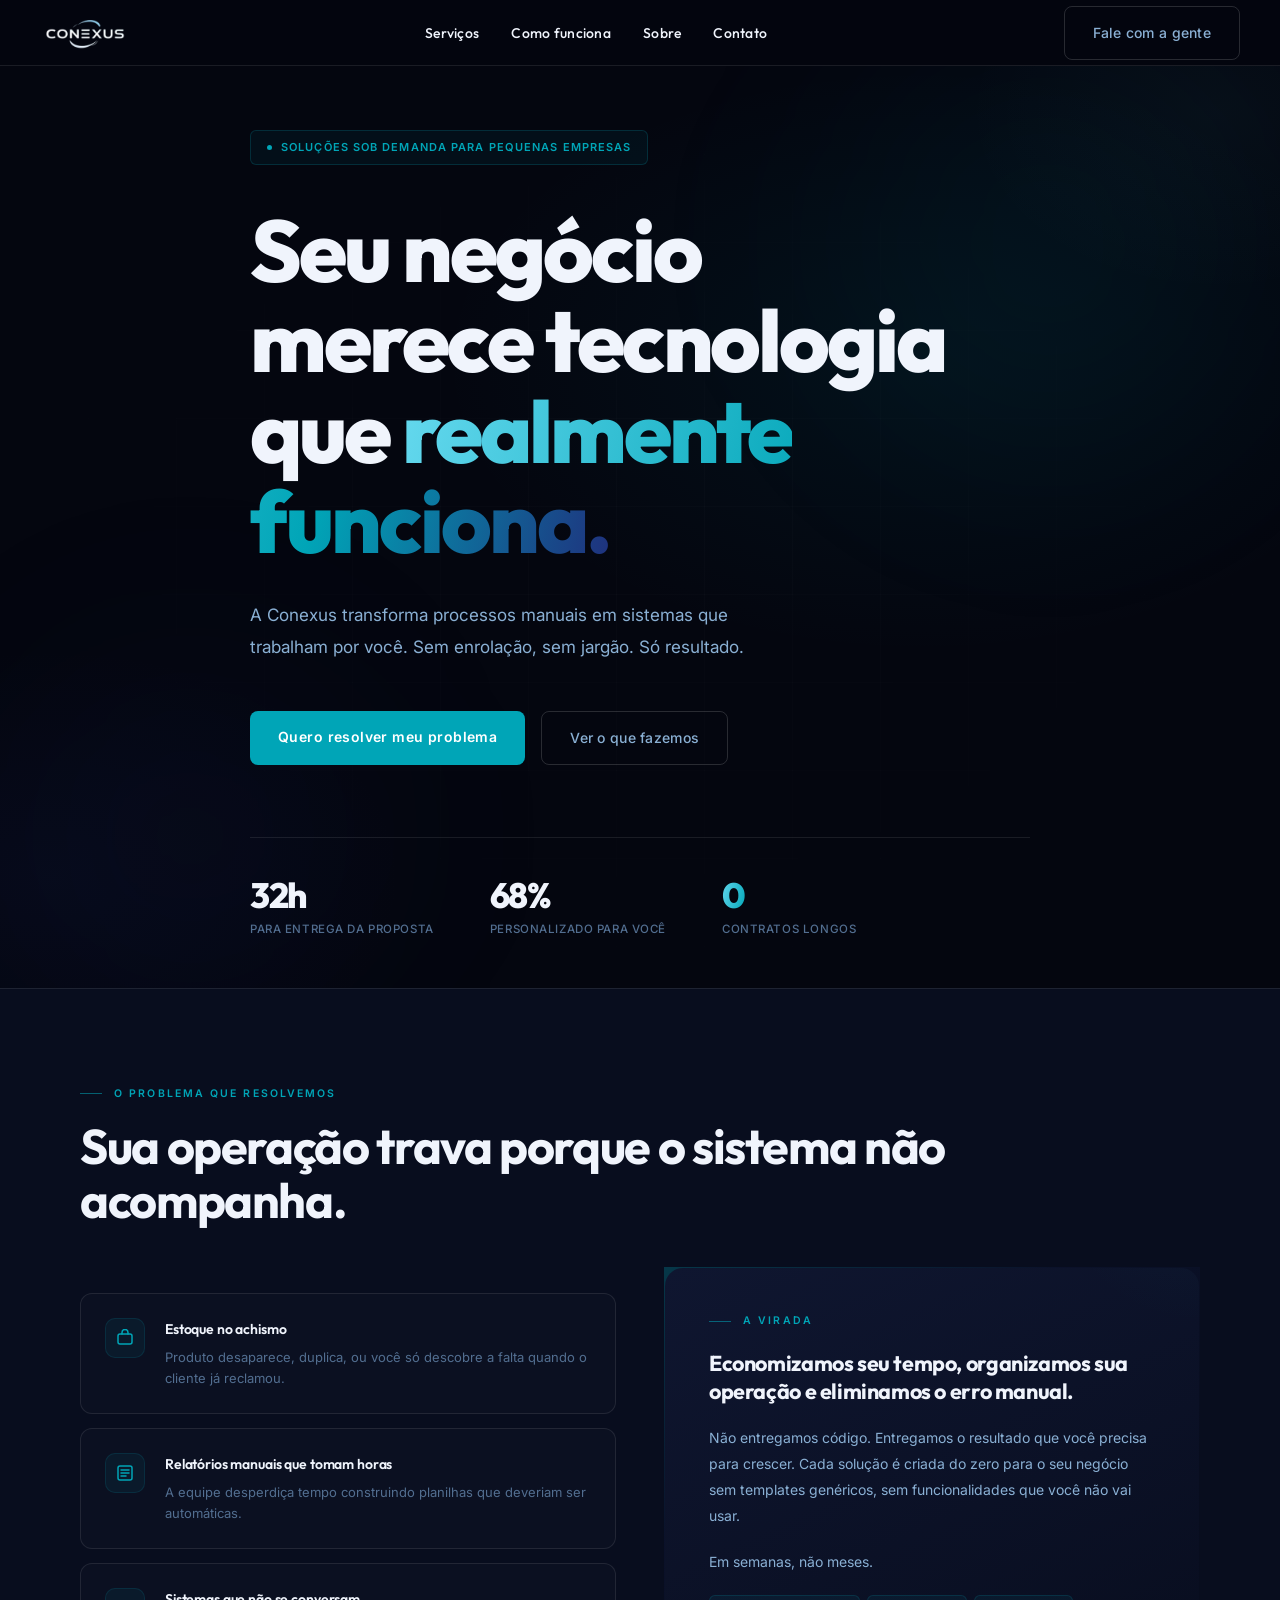
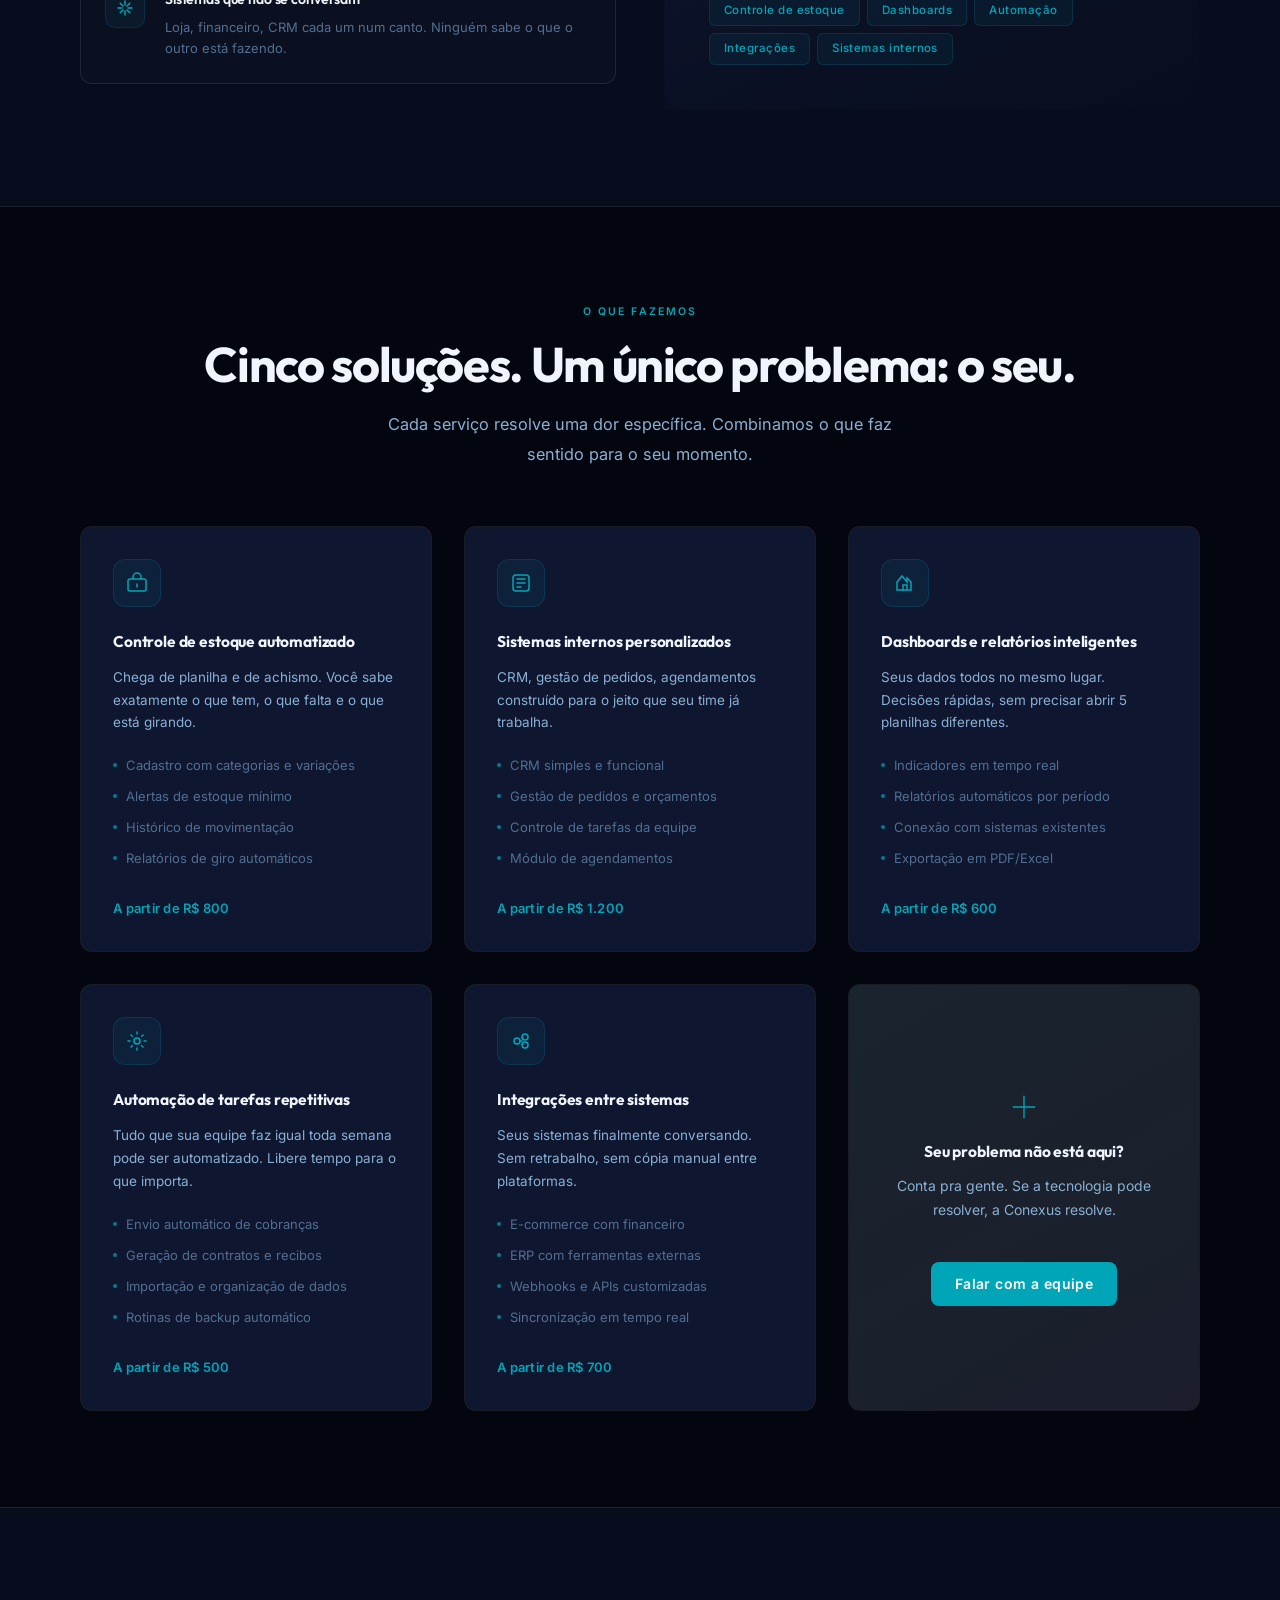
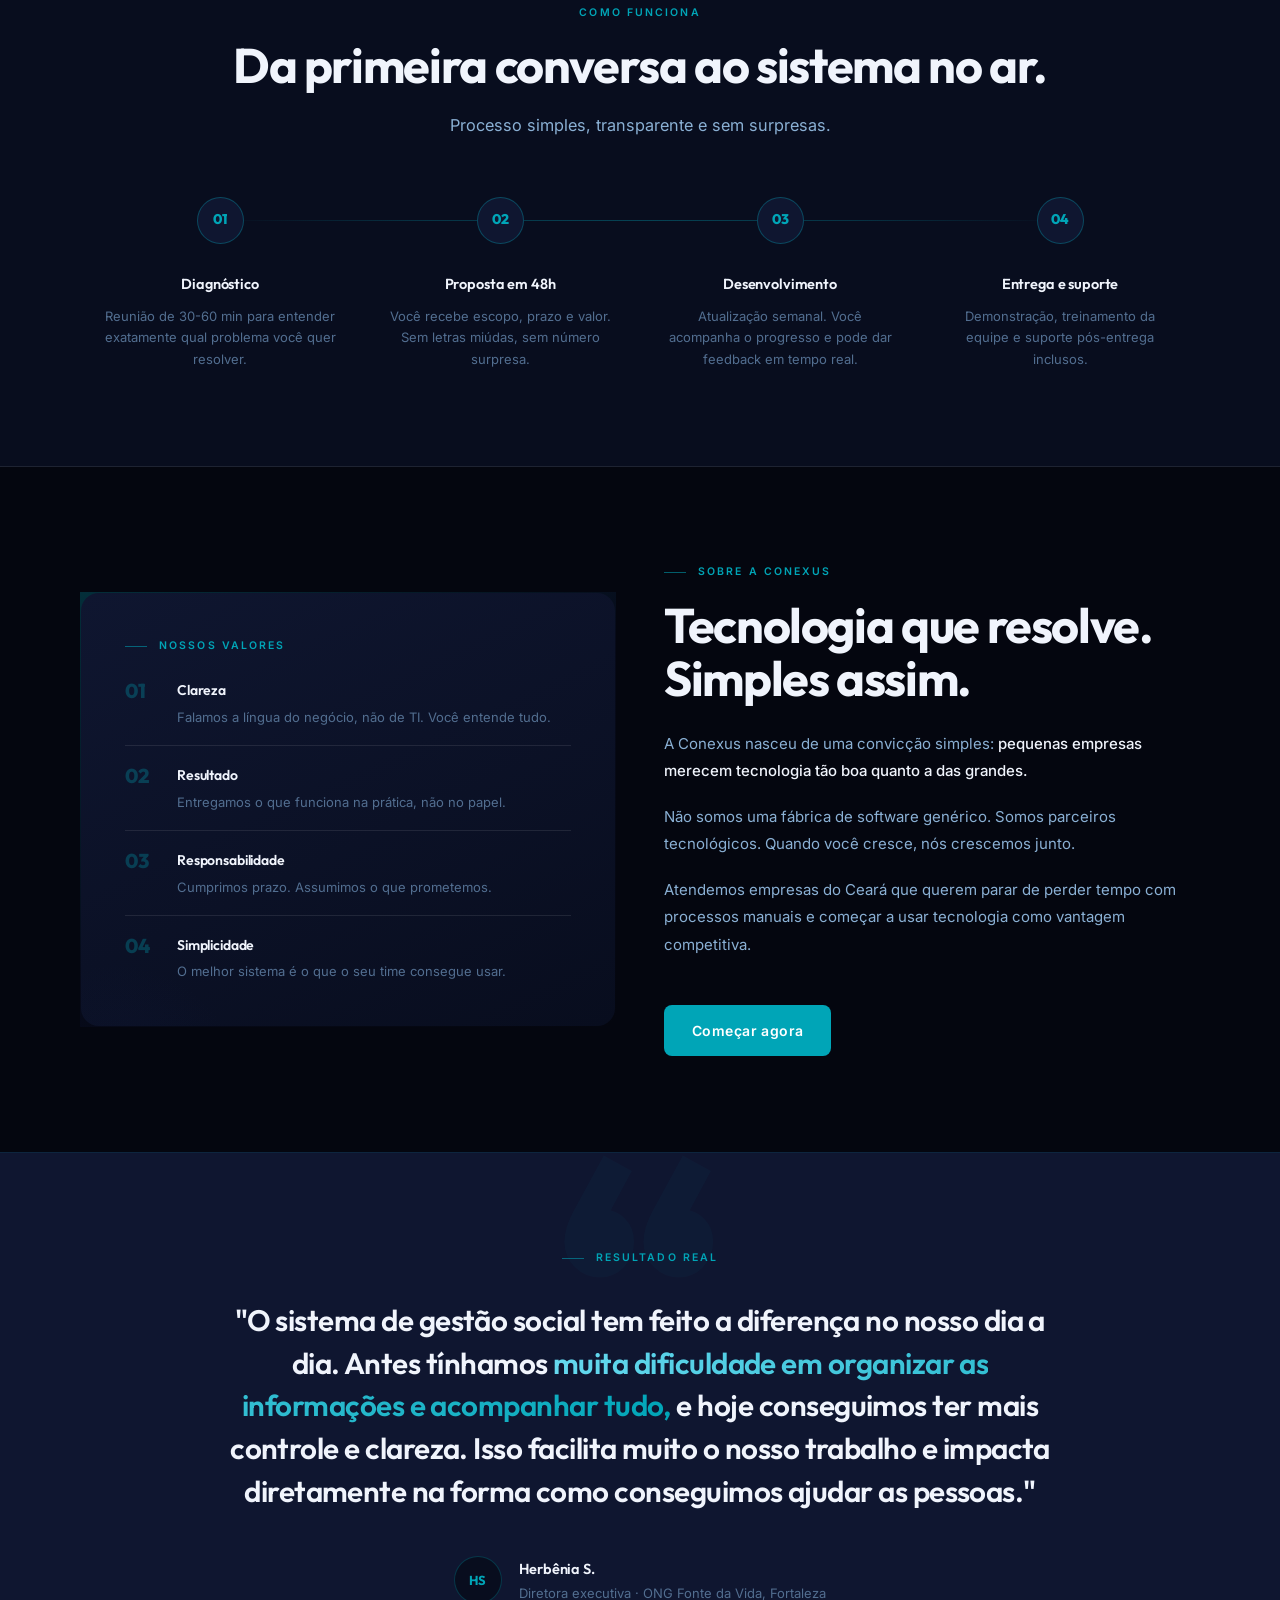
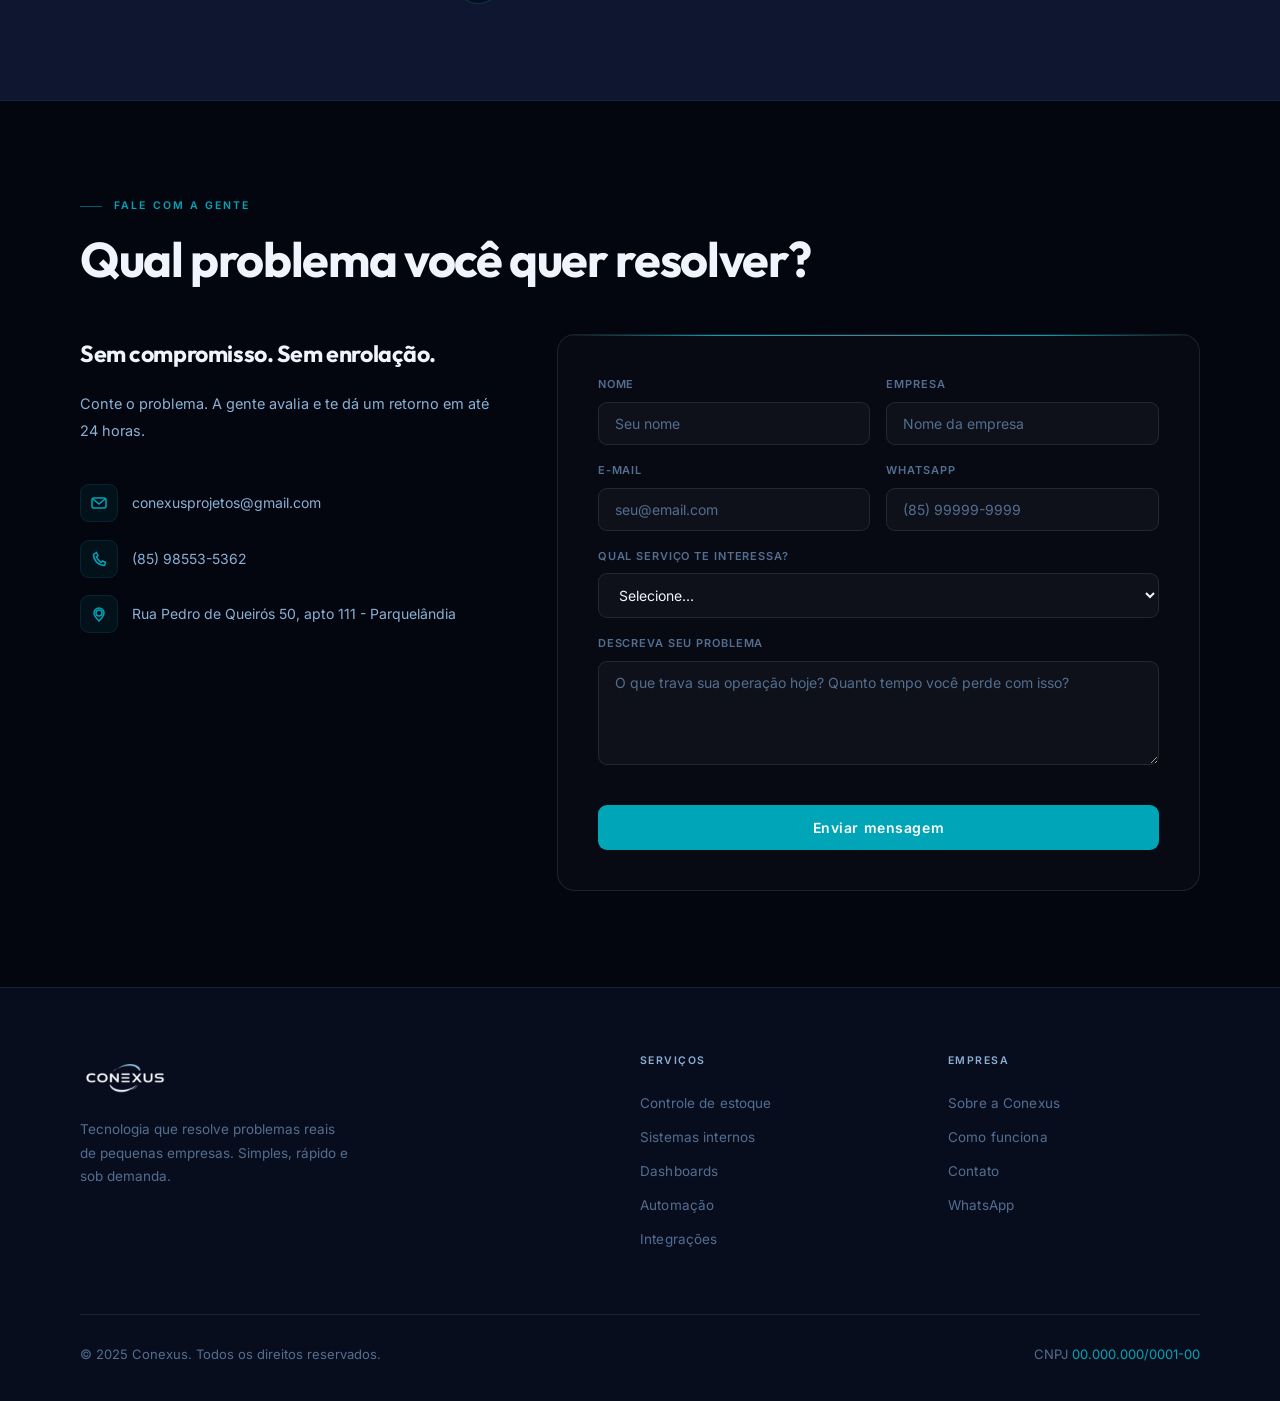
<file: index0.html>
<!DOCTYPE html>
<html lang="pt-BR">
<head>
<meta charset="UTF-8">
<meta name="viewport" content="width=device-width, initial-scale=1.0">
<title>Conexus Tecnologia que resolve</title>
<link rel="preconnect" href="https://fonts.googleapis.com">
<link rel="preconnect" href="https://fonts.gstatic.com" crossorigin>
<link href="https://fonts.googleapis.com/css2?family=Outfit:wght@300;400;500;600;700;800;900&family=Inter:wght@300;400;500;600&display=swap" rel="stylesheet">
<style>
*,*::before,*::after{box-sizing:border-box;margin:0;padding:0}
:root{
  --bblue:#1F307D;
  --bteal:#00A5B7;
  --bcyan:#66D9EF;
  --bg9:#04060f;
  --bg8:#080d1e;
  --bg7:#0f1630;
  --bg6:#162040;
  --tx1:#f0f4fc;
  --tx2:#8ab0d4;
  --tx3:#526e90;
  --bdr:rgba(255,255,255,.09);
  --bdr2:rgba(255,255,255,.15);
  --bdrt:rgba(0,165,183,.18);
  --bdrc:rgba(102,217,239,.2);
  --gutter:clamp(20px,5vw,40px);
  --max:1200px;
  --r:12px;--rl:18px;
  --fh:'Outfit',sans-serif;
  --fb:'Inter',sans-serif;
}
html{scroll-behavior:smooth}
body{font-family:var(--fb);background:var(--bg9);color:var(--tx1);font-size:16px;line-height:1.7;-webkit-font-smoothing:antialiased;overflow-x:hidden}
.container{max-width:var(--max);margin:0 auto;padding:0 var(--gutter)}

/* NAV */
nav{position:sticky;top:0;z-index:200;padding:0 var(--gutter)}
nav::before{content:'';position:absolute;inset:0;background:rgba(4,6,15,.92);backdrop-filter:blur(28px) saturate(200%);border-bottom:1px solid var(--bdr)}
.nav-inner{max-width:var(--max);margin:0 auto;display:flex;align-items:center;justify-content:space-between;height:66px;position:relative}
.nav-links{display:flex;gap:2rem;list-style:none;margin:0;padding:0}
.nav-links li{margin:0}
.nav-links a{font-family:var(--fh);font-size:14px;font-weight:500;color:var(--tx1);text-decoration:none;letter-spacing:.02em;transition:color .18s}
.nav-links a:hover{color:var(--bteal)}
.nav-cta{font-family:var(--fb);font-weight:500;font-size:14px;letter-spacing:.02em;background:transparent;color:var(--tx2);border:1px solid var(--bdr2);border-radius:8px;padding:14px 28px;cursor:pointer;text-decoration:none;transition:border-color .18s,color .18s,background .18s;white-space:nowrap;display:inline-block}
.nav-cta:hover{border-color:rgba(102,217,239,.28);color:var(--tx1);background:rgba(102,217,239,.04)}
.logo{font-family:var(--fh);font-weight:800;font-size:16px;letter-spacing:.14em;color:var(--tx1);text-decoration:none;display:flex;align-items:center;gap:0}
.logo-icon{width:30px;height:19px;flex-shrink:0}
.logo .hl{color:var(--bteal)}
.logo-image {
  display: block;
  height: 50px;
  width: auto;
  object-fit: contain;
}
.nav-toggle{display:none;width:42px;height:42px;border:1px solid rgba(255,255,255,.08);border-radius:12px;background:rgba(255,255,255,.04);color:var(--tx1);cursor:pointer;align-items:center;justify-content:center;transition:border-color .2s,background .2s}
.nav-toggle:hover{border-color:rgba(102,217,239,.22);background:rgba(255,255,255,.08)}
.nav-toggle span{position:relative;display:block;width:18px;height:2px;background:currentColor;border-radius:999px}
.nav-toggle span::before,.nav-toggle span::after{content:'';position:absolute;left:0;width:18px;height:2px;background:currentColor;border-radius:999px;transition:transform .2s ease}
.nav-toggle span::before{top:-6px}
.nav-toggle span::after{top:6px}
.nav-menu{position:fixed;top:0;right:0;bottom:0;left:0;background:rgba(4,6,15,.98);backdrop-filter:blur(18px);padding:6rem 1.5rem 2rem;display:none;flex-direction:column;gap:1.6rem;z-index:300;overflow-y:auto}
.nav-menu.open{display:flex}
.nav-menu a{font-family:var(--fh);font-size:1.05rem;font-weight:600;color:var(--tx1);text-decoration:none;letter-spacing:.04em;transition:color .18s}
.nav-menu a:hover{color:var(--bteal)}
.nav-menu .nav-cta{border-color:rgba(102,217,239,.25);padding:14px 18px;display:inline-flex;justify-content:center}
.nav-close{position:absolute;top:18px;right:18px;width:44px;height:44px;border:none;background:rgba(255,255,255,.06);color:var(--tx1);border-radius:12px;cursor:pointer;display:flex;align-items:center;justify-content:center;font-size:1.4rem;}
.nav-close:hover{background:rgba(255,255,255,.12)}

/* HERO */
#hero{min-height:96vh;display:flex;align-items:center;position:relative;overflow:hidden;padding:4rem 0 3rem}
.hero-mesh{position:absolute;inset:0;pointer-events:none;background:radial-gradient(ellipse 65% 55% at 72% 32%,rgba(0,165,183,.065) 0%,transparent 58%),radial-gradient(ellipse 50% 45% at 4% 88%,rgba(31,48,125,.09) 0%,transparent 55%),radial-gradient(ellipse 38% 38% at 95% 5%,rgba(102,217,239,.035) 0%,transparent 52%)}
.hero-grid{position:absolute;inset:0;pointer-events:none;background-image:linear-gradient(rgba(255,255,255,.016) 1px,transparent 1px),linear-gradient(90deg,rgba(255,255,255,.016) 1px,transparent 1px);background-size:88px 88px;mask-image:radial-gradient(ellipse 80% 80% at 50% 50%,black 10%,transparent 70%)}
.hero-orb1{position:absolute;top:-200px;right:-140px;width:700px;height:700px;border-radius:50%;background:radial-gradient(circle,rgba(0,165,183,.06) 0%,transparent 68%);filter:blur(72px);animation:orb1 12s ease-in-out infinite}
.hero-orb2{position:absolute;bottom:-160px;left:-120px;width:580px;height:580px;border-radius:50%;background:radial-gradient(circle,rgba(31,48,125,.08) 0%,transparent 68%);filter:blur(80px);animation:orb2 15s ease-in-out infinite}
@keyframes orb1{0%,100%{transform:translate(0,0)}50%{transform:translate(-22px,28px)}}
@keyframes orb2{0%,100%{transform:translate(0,0)}50%{transform:translate(20px,-22px)}}
.hero-content{position:relative;max-width:780px}
.hero-badge{display:inline-flex;align-items:center;gap:9px;background:rgba(0,165,183,.06);border:1px solid rgba(0,165,183,.2);border-radius:6px;padding:7px 16px;font-family:var(--fb);font-size:11px;font-weight:600;color:var(--bteal);letter-spacing:.1em;text-transform:uppercase;margin-bottom:2.5rem;animation:up .8s ease both}
.badge-dot{width:5px;height:5px;border-radius:50%;background:var(--bteal);animation:pulse 2.6s ease-in-out infinite}
@keyframes pulse{0%,100%{opacity:1;transform:scale(1)}50%{opacity:.3;transform:scale(.65)}}
.hero-title{font-family:var(--fh);font-size:clamp(2.9rem,6.8vw,5.5rem);font-weight:800;line-height:1.04;letter-spacing:-.035em;margin-bottom:2rem;animation:up .8s .09s ease both}
.hero-title .acc{background:linear-gradient(105deg,var(--bcyan) 0%,var(--bteal) 60%,var(--bblue) 100%);-webkit-background-clip:text;-webkit-text-fill-color:transparent;background-clip:text}
.hero-sub{font-family:var(--fb);font-size:1.07rem;font-weight:400;color:var(--tx2);max-width:500px;margin-bottom:3rem;line-height:1.88;animation:up .8s .18s ease both}
.hero-actions{display:flex;gap:1rem;flex-wrap:wrap;animation:up .8s .27s ease both}
.btn-p{font-family:var(--fb);font-weight:600;font-size:14px;letter-spacing:.03em;background:var(--bteal);color:#fff;border:none;border-radius:8px;padding:14px 28px;cursor:pointer;text-decoration:none;transition:opacity .18s,transform .18s;white-space:nowrap;display:inline-block}
.btn-p:hover{opacity:.85;transform:translateY(-1px)}
.btn-o{font-family:var(--fb);font-weight:500;font-size:14px;letter-spacing:.02em;background:transparent;color:var(--tx2);border:1px solid var(--bdr2);border-radius:8px;padding:14px 28px;cursor:pointer;text-decoration:none;transition:border-color .18s,color .18s,background .18s;white-space:nowrap;display:inline-block}
.btn-o:hover{border-color:rgba(102,217,239,.28);color:var(--tx1);background:rgba(102,217,239,.04)}
.hero-stats{display:flex;gap:3.5rem;margin-top:4.5rem;padding-top:2.5rem;border-top:1px solid var(--bdr);animation:up .8s .36s ease both}
.s-num{font-family:var(--fh);font-size:2.2rem;font-weight:800;line-height:1;letter-spacing:-.04em}
.s-num .acc{background:linear-gradient(105deg,var(--bcyan),var(--bteal));-webkit-background-clip:text;-webkit-text-fill-color:transparent;background-clip:text}
.s-lbl{font-family:var(--fb);font-size:11.5px;font-weight:500;color:var(--tx3);margin-top:7px;letter-spacing:.05em;text-transform:uppercase}

/* SECTIONS */
section{padding:6rem 0}
.s-label{font-family:var(--fb);font-size:10.5px;font-weight:600;letter-spacing:.2em;text-transform:uppercase;color:var(--bteal);margin-bottom:1.1rem;display:flex;align-items:center;gap:12px}
.s-label::before{content:'';width:22px;height:1px;background:var(--bteal);opacity:.55;flex-shrink:0}
.s-title{font-family:var(--fh);font-size:clamp(1.95rem,3.8vw,3.1rem);font-weight:700;line-height:1.1;letter-spacing:-.028em;margin-bottom:1.1rem}
.s-sub{font-family:var(--fb);font-size:1.02rem;font-weight:400;color:var(--tx2);max-width:540px;line-height:1.85}

/* PROBLEMA */
#problema{background:var(--bg8);border-top:1px solid var(--bdr);border-bottom:1px solid var(--bdr)}
.prob-grid{display:grid;grid-template-columns:1fr 1fr;gap:3rem;align-items:center;margin-top:2.5rem}
.prob-list{display:flex;flex-direction:column;gap:.875rem}
.prob-item{display:flex;gap:1.25rem;align-items:flex-start;padding:1.5rem;background:rgba(255,255,255,.016);border:1px solid var(--bdr);border-radius:var(--r);transition:border-color .22s,background .22s,transform .22s}
.prob-item:hover{border-color:rgba(0,165,183,.22);background:rgba(0,165,183,.025);transform:translateX(5px)}
.prob-ico{width:40px;height:40px;flex-shrink:0;border-radius:10px;background:rgba(0,165,183,.07);border:1px solid rgba(0,165,183,.14);display:flex;align-items:center;justify-content:center}
.prob-txt h4{font-family:var(--fh);font-size:14px;font-weight:600;letter-spacing:-.01em;margin-bottom:5px}
.prob-txt p{font-family:var(--fb);font-size:13px;color:var(--tx3);line-height:1.62}
.sol-wrap{padding:1px;border-radius:calc(var(--rl)+1px);background:linear-gradient(145deg,rgba(0,165,183,.28),rgba(31,48,125,.12),transparent 68%)}
.sol-box{background:linear-gradient(155deg,var(--bg7) 0%,var(--bg8) 100%);border-radius:var(--rl);padding:2.75rem;position:relative;overflow:hidden}
.sol-box::after{content:'';position:absolute;top:-55%;right:-28%;width:300px;height:300px;border-radius:50%;pointer-events:none;background:radial-gradient(circle,rgba(0,165,183,.045) 0%,transparent 70%)}
.sol-title{font-family:var(--fh);font-size:1.35rem;font-weight:700;line-height:1.28;letter-spacing:-.018em;margin-bottom:1.25rem}
.sol-p{font-family:var(--fb);font-size:14px;color:var(--tx2);line-height:1.85;margin-bottom:1.25rem}
.sol-tags{display:flex;flex-wrap:wrap;gap:7px}
.sol-tag{background:rgba(0,165,183,.07);color:var(--bteal);border:1px solid rgba(0,165,183,.16);border-radius:6px;padding:5px 14px;font-family:var(--fb);font-size:11.5px;font-weight:500;letter-spacing:.04em}

/* SERVIÇOS */
#servicos{position:relative}
.srv-head{text-align:center;margin-bottom:3.5rem}
.srv-head .s-label{justify-content:center}
.srv-head .s-label::before{display:none}
.srv-head .s-sub{margin:0 auto}
.srv-grid{display:grid;grid-template-columns:repeat(3,1fr);gap:2rem}
.srv-card{padding:1px;border-radius:12px;background:var(--bdr);transition:background .28s}
.srv-card:hover{background:linear-gradient(145deg,rgba(0,165,183,.28),rgba(31,48,125,.14),rgba(102,217,239,.06))}
.srv-inner{background:var(--bg7);border-radius:12px;padding:2rem;height:100%;position:relative;overflow:hidden;transition:background .28s}
.srv-card:hover .srv-inner{background:linear-gradient(155deg,rgba(0,165,183,.04) 0%,var(--bg7) 50%)}
.srv-inner::before{content:'';position:absolute;top:0;left:-100%;width:50%;height:100%;background:linear-gradient(90deg,transparent,rgba(255,255,255,.025),transparent);transition:left .55s}
.srv-card:hover .srv-inner::before{left:160%}
.srv-ico{width:48px;height:48px;border-radius:12px;margin-bottom:1.5rem;background:rgba(0,165,183,.08);border:1px solid rgba(0,165,183,.16);display:flex;align-items:center;justify-content:center;transition:border-color .22s}
.srv-card:hover .srv-ico{border-color:rgba(0,165,183,.35)}
.srv-inner h3{font-family:var(--fh);font-size:.97rem;font-weight:700;line-height:1.35;letter-spacing:-.01em;margin-bottom:.875rem}
.srv-inner p{font-family:var(--fb);font-size:13.5px;color:var(--tx2);line-height:1.7;margin-bottom:1.25rem}
.srv-feats{list-style:none;display:flex;flex-direction:column;gap:.55rem;margin-bottom:1.75rem}
.srv-feats li{font-family:var(--fb);font-size:13px;color:var(--tx3);display:flex;align-items:center;gap:9px}
.srv-feats li::before{content:'';width:4px;height:4px;border-radius:50%;flex-shrink:0;background:var(--bteal);opacity:.7}
.srv-price{font-family:var(--fb);font-size:13px;font-weight:600;color:var(--bteal);letter-spacing:.02em}
.srv-cta .srv-inner{background:linear-gradient(150deg,rgba(0,165,183,.06),rgba(31,48,125,.08));display:flex;flex-direction:column;align-items:center;justify-content:center;text-align:center;min-height:300px}

/* PROCESSO */
#processo{background:var(--bg8);border-top:1px solid var(--bdr);border-bottom:1px solid var(--bdr)}
.proc-head{text-align:center;margin-bottom:3.5rem}
.proc-head .s-label{justify-content:center}
.proc-head .s-label::before{display:none}
.proc-steps{display:grid;grid-template-columns:repeat(4,1fr);position:relative}
.proc-steps::before{content:'';position:absolute;top:23px;left:12.5%;right:12.5%;height:1px;background:linear-gradient(90deg,transparent,rgba(0,165,183,.25),rgba(0,165,183,.35),rgba(0,165,183,.25),transparent)}
.passo{display:flex;flex-direction:column;align-items:center;text-align:center;padding:0 1.5rem}
.passo-n{width:47px;height:47px;border-radius:50%;background:var(--bg7);border:1px solid rgba(0,165,183,.35);display:flex;align-items:center;justify-content:center;font-family:var(--fh);font-weight:800;font-size:14px;color:var(--bteal);margin-bottom:1.75rem;position:relative;z-index:1}
.passo h4{font-family:var(--fh);font-size:14.5px;font-weight:600;letter-spacing:-.01em;margin-bottom:.6rem}
.passo p{font-family:var(--fb);font-size:13px;color:var(--tx3);line-height:1.65}

/* SOBRE */
.sobre-grid{display:grid;grid-template-columns:1fr 1fr;gap:3rem;align-items:center}
.sobre-wrap{padding:1px;border-radius:calc(var(--rl)+1px);background:linear-gradient(148deg,rgba(0,165,183,.25),rgba(31,48,125,.1),transparent)}
.sobre-box{background:linear-gradient(155deg,var(--bg7) 0%,var(--bg8) 100%);border-radius:var(--rl);padding:2.75rem;position:relative;overflow:hidden}
.sobre-box::after{content:'';position:absolute;bottom:-45%;left:-18%;width:260px;height:260px;border-radius:50%;pointer-events:none;background:radial-gradient(circle,rgba(31,48,125,.08) 0%,transparent 70%)}
.vals{display:flex;flex-direction:column;gap:1.1rem}
.val-row{display:flex;gap:1.25rem;align-items:flex-start;padding-bottom:1.1rem;border-bottom:1px solid var(--bdr)}
.val-row:last-child{border-bottom:none;padding-bottom:0}
.val-n{font-family:var(--fh);font-size:1.25rem;font-weight:800;color:var(--bteal);opacity:.3;min-width:32px;line-height:1.15}
.val-row h4{font-family:var(--fh);font-size:14px;font-weight:600;letter-spacing:-.01em;margin-bottom:4px}
.val-row p{font-family:var(--fb);font-size:13px;color:var(--tx3);line-height:1.6}
.sobre-txt .s-title{margin-bottom:1.5rem}
.sobre-txt p{font-family:var(--fb);font-size:15px;color:var(--tx2);line-height:1.85;margin-bottom:1.1rem}
.sobre-txt strong{color:var(--tx1);font-weight:500}

/* DEPOIMENTO */
#depo{background:var(--bg7);border-top:1px solid rgba(0,165,183,.1);border-bottom:1px solid rgba(0,165,183,.1);position:relative;overflow:hidden}
#depo::before{content:'\201C';position:absolute;top:-.12em;left:50%;transform:translateX(-50%);font-family:var(--fh);font-size:20rem;font-weight:900;line-height:1;color:rgba(0,165,183,.035);pointer-events:none;user-select:none}
.depo-in{max-width:820px;margin:0 auto;text-align:center;position:relative}
.depo-q{font-family:var(--fh);font-size:clamp(1.3rem,2.5vw,1.85rem);font-weight:600;line-height:1.44;letter-spacing:-.018em;color:var(--tx1);margin-bottom:2.75rem}
.depo-q span{background:linear-gradient(105deg,var(--bcyan),var(--bteal));-webkit-background-clip:text;-webkit-text-fill-color:transparent;background-clip:text}
.depo-author{display:flex;align-items:center;justify-content:center;gap:1.1rem}
.depo-av{width:48px;height:48px;border-radius:50%;background:var(--bg8);border:1px solid rgba(0,165,183,.28);display:flex;align-items:center;justify-content:center;font-family:var(--fh);font-weight:700;font-size:13px;color:var(--bteal)}
.depo-name{font-family:var(--fh);font-weight:600;font-size:14.5px;text-align:left;letter-spacing:-.01em}
.depo-role{font-family:var(--fb);font-size:13px;color:var(--tx3);text-align:left}

/* CONTATO */
.ct-grid{display:grid;grid-template-columns:1fr 1.5fr;gap:3rem;align-items:start;margin-top:3rem}
.ct-info h3{font-family:var(--fh);font-size:1.45rem;font-weight:700;margin-bottom:1.1rem;letter-spacing:-.018em}
.ct-info p{font-family:var(--fb);font-size:14.5px;color:var(--tx2);line-height:1.82;margin-bottom:2.5rem}
.ct-item{display:flex;gap:.875rem;align-items:center;margin-bottom:1.1rem;font-family:var(--fb);font-size:14px;color:var(--tx2)}
.ct-ico{width:38px;height:38px;border-radius:9px;flex-shrink:0;background:rgba(0,165,183,.07);border:1px solid rgba(0,165,183,.14);display:flex;align-items:center;justify-content:center}
.form-box{background:rgba(255,255,255,.018);border:1px solid var(--bdr);border-radius:var(--rl);padding:2.5rem;position:relative;overflow:hidden}
.form-box::before{content:'';position:absolute;top:0;left:0;right:0;height:1px;background:linear-gradient(90deg,transparent,var(--bteal),rgba(102,217,239,.6),var(--bteal),transparent)}
.f-row{display:grid;grid-template-columns:1fr 1fr;gap:1rem;margin-bottom:1rem}
.f-grp{margin-bottom:1rem}
label{display:block;font-family:var(--fb);font-size:11px;font-weight:600;color:var(--tx3);margin-bottom:8px;letter-spacing:.08em;text-transform:uppercase}
input,select,textarea{width:100%;background:rgba(255,255,255,.032);border:1px solid var(--bdr);border-radius:9px;padding:12px 16px;font-family:var(--fb);font-size:14px;color:var(--tx1);outline:none;transition:border-color .18s,background .18s}
input:focus,select:focus,textarea:focus{border-color:rgba(0,165,183,.38);background:rgba(0,165,183,.04)}
input::placeholder,textarea::placeholder{color:var(--tx3)}
textarea{resize:vertical;min-height:104px}
select option{background:#0c1228}
.f-submit{width:100%;background:var(--bteal);color:#fff;border:none;border-radius:9px;padding:14px;font-family:var(--fb);font-weight:600;font-size:14px;letter-spacing:.04em;cursor:pointer;margin-top:1rem;transition:opacity .18s,transform .18s}
.f-submit:hover{opacity:.85;transform:translateY(-1px)}

/* FOOTER */
footer{background:var(--bg8);border-top:1px solid var(--bdr);padding:4rem 0 2.25rem}
.ft-grid{display:grid;grid-template-columns:2fr 1fr 1fr;gap:3.5rem;margin-bottom:3.25rem}
.ft-brand p{font-family:var(--fb);font-size:13.5px;color:var(--tx3);margin-top:1rem;max-width:270px;line-height:1.75}
.ft-col h4{font-family:var(--fb);font-size:10.5px;font-weight:600;color:var(--tx2);margin-bottom:1.35rem;text-transform:uppercase;letter-spacing:.14em}
.ft-col a{display:block;font-family:var(--fb);font-size:13.5px;color:var(--tx3);text-decoration:none;margin-bottom:.7rem;transition:color .18s;letter-spacing:.01em}
.ft-col a:hover{color:var(--bcyan)}
.ft-bottom{border-top:1px solid var(--bdr);padding-top:1.75rem;display:flex;justify-content:space-between;align-items:center}
.ft-bottom p{font-family:var(--fb);font-size:13px;color:var(--tx3)}
.ft-bottom span{color:var(--bteal)}

/* ANIMATIONS */
@keyframes up{from{opacity:0;transform:translateY(28px)}to{opacity:1;transform:translateY(0)}}
@keyframes slideUp{from{opacity:0;transform:translateY(48px)}to{opacity:1;transform:translateY(0)}}
@keyframes float{0%,100%{transform:translateY(0px)}50%{transform:translateY(-12px)}}
@keyframes glow{0%,100%{box-shadow:0 0 20px rgba(0,165,183,0),0 0 40px rgba(0,165,183,0)}50%{box-shadow:0 0 20px rgba(0,165,183,.3),0 0 40px rgba(0,165,183,.1)}}
@keyframes shimmer{0%{background-position:0% 50%}50%{background-position:100% 50%}100%{background-position:0% 50%}}
.reveal{opacity:0;transform:translateY(48px);transition:opacity .8s cubic-bezier(.22,1,.36,1),transform .8s cubic-bezier(.22,1,.36,1)}
.reveal.vis{opacity:1;transform:translateY(0)}
.hero-badge{animation:float 3.5s ease-in-out infinite!important}
.srv-card{transition:all .35s cubic-bezier(.22,1,.36,1)}
.srv-card:hover{transform:translateY(-6px);box-shadow:0 20px 60px rgba(0,165,183,.15)}
.prob-item{transition:all .35s cubic-bezier(.22,1,.36,1)}
.prob-item:hover{box-shadow:0 12px 40px rgba(0,165,183,.12)}
.sobre-wrap,
.sol-wrap{transition:all .4s cubic-bezier(.22,1,.36,1)}
.sobre-wrap:hover,
.sol-wrap:hover{box-shadow:0 20px 60px rgba(0,165,183,.15)}
.srv-card{perspective:1200px}
.srv-card:hover .srv-inner{transform:rotateX(2deg) rotateY(2deg)}
.srv-inner{transition:transform .4s cubic-bezier(.22,1,.36,1)}
.srv-grid .srv-card:nth-child(1){transition-delay:.00s}.srv-grid .srv-card:nth-child(2){transition-delay:.08s}.srv-grid .srv-card:nth-child(3){transition-delay:.16s}.srv-grid .srv-card:nth-child(4){transition-delay:.08s}.srv-grid .srv-card:nth-child(5){transition-delay:.16s}.srv-grid .srv-card:nth-child(6){transition-delay:.24s}
.proc-steps .passo:nth-child(1){transition-delay:.00s}.proc-steps .passo:nth-child(2){transition-delay:.11s}.proc-steps .passo:nth-child(3){transition-delay:.22s}.proc-steps .proc-steps .passo:nth-child(4){transition-delay:.33s}
.s-num{animation:none;position:relative}
.s-num.animate{animation:none}
.hero-orb1,
.hero-orb2{will-change:transform}

/* MODAL */
.modal-overlay{position:fixed;inset:0;background:rgba(4,6,15,.9);display:none;align-items:center;justify-content:center;z-index:9999;padding:1.5rem;opacity:0;transition:opacity .3s ease}
.modal-overlay.open{display:flex;opacity:1}
.modal{background:var(--bg8);border:1px solid var(--bdr);border-radius:16px;max-width:420px;width:100%;padding:2.5rem;text-align:center;position:relative;transform:scale(.95);transition:transform .3s ease}
.modal-overlay.open .modal{transform:scale(1)}
.modal-close{position:absolute;top:16px;right:16px;border:none;background:transparent;color:var(--tx3);font-size:1.4rem;cursor:pointer;line-height:1;width:32px;height:32px;border-radius:50%;display:flex;align-items:center;justify-content:center;transition:color .2s}
.modal-close:hover{color:var(--tx1)}
.modal h3{margin-bottom:1rem;font-family:var(--fh);font-size:1.4rem;font-weight:600;letter-spacing:-.02em;color:var(--tx1)}
.modal p{color:var(--tx2);line-height:1.6;margin-bottom:2rem;font-size:14px}
.modal .btn-p{min-width:100%;padding:14px 0;margin-bottom:.8rem;border-radius:10px;font-size:14px;font-weight:600}
.modal .btn-secondary{display:inline-block;color:var(--tx3);text-decoration:none;opacity:.7;background:transparent;border:none;cursor:pointer;font-family:var(--fb);font-size:13px;font-weight:500;padding:6px 12px;border-radius:6px;transition:opacity .2s}
.modal .btn-secondary:hover{opacity:1}

/* RESPONSIVE */
@media(max-width:960px){.srv-grid{grid-template-columns:1fr 1fr}.proc-steps{grid-template-columns:1fr 1fr;gap:2.5rem}.proc-steps::before{display:none}.sobre-grid,.prob-grid,.ct-grid{grid-template-columns:1fr}.ft-grid{grid-template-columns:1fr 1fr}.f-row{grid-template-columns:1fr}.srv-card:hover{transform:translateY(-3px)}}
@media(max-width:960px){.nav-links{gap:1.5rem}.nav-cta{padding:8px 16px;font-size:11px}.srv-grid{grid-template-columns:1fr 1fr}.proc-steps{grid-template-columns:1fr 1fr;gap:2.5rem}.proc-steps::before{display:none}.sobre-grid,.prob-grid,.ct-grid{grid-template-columns:1fr}.ft-grid{grid-template-columns:1fr 1fr}.f-row{grid-template-columns:1fr}.srv-card:hover{transform:translateY(-3px)}}
@media(max-width:600px){.nav-links{display:none}.nav-toggle{display:flex}.nav-inner{gap:1rem}.nav-cta{display:none}.nav-menu{padding:5.5rem 1.5rem 2rem}.nav-menu.open{display:flex}.hero-stats{flex-direction:column;gap:1.75rem}.srv-grid{grid-template-columns:1fr}.ft-grid{grid-template-columns:1fr}.srv-card:hover{transform:none}}
</style>
</head>
<body>

<nav>
  <div class="nav-inner">
        <a href="#hero" class="logo">
      <img src="assets/logo.png" alt="CONEXUS" class="logo-image">
    </a>
    <ul class="nav-links">
      <li><a href="#servicos">Serviços</a></li>
      <li><a href="#processo">Como funciona</a></li>
      <li><a href="#sobre">Sobre</a></li>
      <li><a href="#contato">Contato</a></li>
    </ul>
    <button class="nav-toggle" id="navToggle" aria-label="Abrir menu"><span></span></button>
    <a href="#contato" class="nav-cta">Fale com a gente</a>
  </div>
  <div class="nav-menu" id="navMenu" aria-hidden="true">
    <button class="nav-close" id="navClose" aria-label="Fechar menu">×</button>
    <a href="#servicos">Serviços</a>
    <a href="#processo">Como funciona</a>
    <a href="#sobre">Sobre</a>
    <a href="#contato">Contato</a>
    <a href="#contato" class="nav-cta">Fale com a gente</a>
  </div>
</nav>

<section id="hero">
  <div class="hero-mesh"></div><div class="hero-grid"></div>
  <div class="hero-orb1"></div><div class="hero-orb2"></div>
  <div class="container">
    <div class="hero-content">
      <div class="hero-badge"><span class="badge-dot"></span>Soluções sob demanda para pequenas empresas</div>
      <h1 class="hero-title">Seu negócio<br>merece tecnologia<br>que <span class="acc">realmente funciona.</span></h1>
      <p class="hero-sub">A Conexus transforma processos manuais em sistemas que trabalham por você. Sem enrolação, sem jargão. Só resultado.</p>
      <div class="hero-actions">
        <a href="#contato" class="btn-p">Quero resolver meu problema</a>
        <a href="#servicos" class="btn-o">Ver o que fazemos</a>
      </div>
      <div class="hero-stats">
        <div><div class="s-num"><span class="acc">48h</span></div><div class="s-lbl">Para entrega da proposta</div></div>
        <div><div class="s-num">100%</div><div class="s-lbl">Personalizado para você</div></div>
        <div><div class="s-num"><span class="acc">0</span></div><div class="s-lbl">Contratos longos</div></div>
      </div>
    </div>
  </div>
</section>

<section id="problema">
  <div class="container">
    <div class="s-label">O problema que resolvemos</div>
    <h2 class="s-title">Sua operação trava porque o sistema não acompanha.</h2>
    <div class="prob-grid">
      <div class="prob-list">
        <div class="prob-item reveal"><div class="prob-ico"><svg width="18" height="18" viewBox="0 0 18 18" fill="none" stroke="#00A5B7" stroke-width="1.5" stroke-linecap="round"><rect x="2" y="5" width="14" height="10" rx="2"/><path d="M6 5V3.5a3 3 0 0 1 6 0V5"/></svg></div><div class="prob-txt"><h4>Estoque no achismo</h4><p>Produto desaparece, duplica, ou você só descobre a falta quando o cliente já reclamou.</p></div></div>
        <div class="prob-item reveal"><div class="prob-ico"><svg width="18" height="18" viewBox="0 0 18 18" fill="none" stroke="#00A5B7" stroke-width="1.5" stroke-linecap="round"><rect x="2" y="2" width="14" height="14" rx="2"/><path d="M5 9h8M5 6h8M5 12h5"/></svg></div><div class="prob-txt"><h4>Relatórios manuais que tomam horas</h4><p>A equipe desperdiça tempo construindo planilhas que deveriam ser automáticas.</p></div></div>
        <div class="prob-item reveal"><div class="prob-ico"><svg width="18" height="18" viewBox="0 0 18 18" fill="none" stroke="#00A5B7" stroke-width="1.5" stroke-linecap="round"><path d="M9 2v4M9 12v4M2 9h4M12 9h4M4.22 4.22l2.83 2.83M10.95 10.95l2.83 2.83M4.22 13.78l2.83-2.83M10.95 7.05l2.83-2.83"/></svg></div><div class="prob-txt"><h4>Sistemas que não se conversam</h4><p>Loja, financeiro, CRM cada um num canto. Ninguém sabe o que o outro está fazendo.</p></div></div>
      </div>
      <div class="sol-wrap reveal"><div class="sol-box">
        <p class="s-label" style="margin-bottom:1.25rem;">A virada</p>
        <h3 class="sol-title">Economizamos seu tempo, organizamos sua operação e eliminamos o erro manual.</h3>
        <p class="sol-p">Não entregamos código. Entregamos o resultado que você precisa para crescer. Cada solução é criada do zero para o seu negócio sem templates genéricos, sem funcionalidades que você não vai usar.</p>
        <p class="sol-p">Em semanas, não meses.</p>
        <div class="sol-tags"><span class="sol-tag">Controle de estoque</span><span class="sol-tag">Dashboards</span><span class="sol-tag">Automação</span><span class="sol-tag">Integrações</span><span class="sol-tag">Sistemas internos</span></div>
      </div></div>
    </div>
  </div>
</section>

<section id="servicos">
  <div class="container">
    <div class="srv-head reveal"><div class="s-label">O que fazemos</div><h2 class="s-title">Cinco soluções. Um único problema: o seu.</h2><p class="s-sub">Cada serviço resolve uma dor específica. Combinamos o que faz sentido para o seu momento.</p></div>
    <div class="srv-grid">
      <div class="srv-card reveal"><div class="srv-inner"><div class="srv-ico"><svg width="22" height="22" viewBox="0 0 22 22" fill="none" stroke="#00A5B7" stroke-width="1.5" stroke-linecap="round"><rect x="2" y="7" width="18" height="12" rx="2"/><path d="M7 7V5a4 4 0 0 1 8 0v2"/><path d="M11 12v3"/></svg></div><h3>Controle de estoque automatizado</h3><p>Chega de planilha e de achismo. Você sabe exatamente o que tem, o que falta e o que está girando.</p><ul class="srv-feats"><li>Cadastro com categorias e variações</li><li>Alertas de estoque mínimo</li><li>Histórico de movimentação</li><li>Relatórios de giro automáticos</li></ul><div class="srv-price">A partir de R$ 800</div></div></div>
      <div class="srv-card reveal"><div class="srv-inner"><div class="srv-ico"><svg width="22" height="22" viewBox="0 0 22 22" fill="none" stroke="#00A5B7" stroke-width="1.5" stroke-linecap="round"><rect x="3" y="3" width="16" height="16" rx="3"/><path d="M7 11h8M7 7h8M7 15h4"/></svg></div><h3>Sistemas internos personalizados</h3><p>CRM, gestão de pedidos, agendamentos construído para o jeito que seu time já trabalha.</p><ul class="srv-feats"><li>CRM simples e funcional</li><li>Gestão de pedidos e orçamentos</li><li>Controle de tarefas da equipe</li><li>Módulo de agendamentos</li></ul><div class="srv-price">A partir de R$ 1.200</div></div></div>
      <div class="srv-card reveal"><div class="srv-inner"><div class="srv-ico"><svg width="22" height="22" viewBox="0 0 22 22" fill="none" stroke="#00A5B7" stroke-width="1.5" stroke-linecap="round"><path d="M3 18V10l5-6 5 6V6l4 4v8H3z"/><path d="M9 18v-5h4v5"/></svg></div><h3>Dashboards e relatórios inteligentes</h3><p>Seus dados todos no mesmo lugar. Decisões rápidas, sem precisar abrir 5 planilhas diferentes.</p><ul class="srv-feats"><li>Indicadores em tempo real</li><li>Relatórios automáticos por período</li><li>Conexão com sistemas existentes</li><li>Exportação em PDF/Excel</li></ul><div class="srv-price">A partir de R$ 600</div></div></div>
      <div class="srv-card reveal"><div class="srv-inner"><div class="srv-ico"><svg width="22" height="22" viewBox="0 0 22 22" fill="none" stroke="#00A5B7" stroke-width="1.5" stroke-linecap="round"><circle cx="11" cy="11" r="3"/><path d="M11 4V2M11 20v-2M4 11H2M20 11h-2M6.34 6.34 4.93 4.93M17.07 17.07l-1.41-1.41M6.34 15.66l-1.41 1.41M17.07 4.93l-1.41 1.41"/></svg></div><h3>Automação de tarefas repetitivas</h3><p>Tudo que sua equipe faz igual toda semana pode ser automatizado. Libere tempo para o que importa.</p><ul class="srv-feats"><li>Envio automático de cobranças</li><li>Geração de contratos e recibos</li><li>Importação e organização de dados</li><li>Rotinas de backup automático</li></ul><div class="srv-price">A partir de R$ 500</div></div></div>
      <div class="srv-card reveal"><div class="srv-inner"><div class="srv-ico"><svg width="22" height="22" viewBox="0 0 22 22" fill="none" stroke="#00A5B7" stroke-width="1.5" stroke-linecap="round"><circle cx="7" cy="11" r="3"/><circle cx="15" cy="7" r="3"/><circle cx="15" cy="15" r="3"/><path d="M10 11h2M12 7.5l1 .5M12 14.5l1-.5"/></svg></div><h3>Integrações entre sistemas</h3><p>Seus sistemas finalmente conversando. Sem retrabalho, sem cópia manual entre plataformas.</p><ul class="srv-feats"><li>E-commerce com financeiro</li><li>ERP com ferramentas externas</li><li>Webhooks e APIs customizadas</li><li>Sincronização em tempo real</li></ul><div class="srv-price">A partir de R$ 700</div></div></div>
      <div class="srv-card srv-cta reveal"><div class="srv-inner"><svg width="36" height="36" viewBox="0 0 40 40" fill="none" stroke="#00A5B7" stroke-width="1.5" stroke-linecap="round"><path d="M20 8v24M8 20h24"/></svg><h3 style="margin-top:1rem;margin-bottom:.75rem;">Seu problema não está aqui?</h3><p style="font-size:14px;color:var(--tx2)">Conta pra gente. Se a tecnologia pode resolver, a Conexus resolve.</p><a href="#contato" class="btn-p" style="margin-top:1.25rem;font-size:14px;padding:10px 24px">Falar com a equipe</a></div></div>
    </div>
  </div>
</section>

<section id="processo">
  <div class="container">
    <div class="proc-head reveal"><div class="s-label">Como funciona</div><h2 class="s-title">Da primeira conversa ao sistema no ar.</h2><p class="s-sub" style="margin:0 auto">Processo simples, transparente e sem surpresas.</p></div>
    <div class="proc-steps">
      <div class="passo reveal"><div class="passo-n">01</div><h4>Diagnóstico</h4><p>Reunião de 30-60 min para entender exatamente qual problema você quer resolver.</p></div>
      <div class="passo reveal"><div class="passo-n">02</div><h4>Proposta em 48h</h4><p>Você recebe escopo, prazo e valor. Sem letras miúdas, sem número surpresa.</p></div>
      <div class="passo reveal"><div class="passo-n">03</div><h4>Desenvolvimento</h4><p>Atualização semanal. Você acompanha o progresso e pode dar feedback em tempo real.</p></div>
      <div class="passo reveal"><div class="passo-n">04</div><h4>Entrega e suporte</h4><p>Demonstração, treinamento da equipe e suporte pós-entrega inclusos.</p></div>
    </div>
  </div>
</section>

<section id="sobre">
  <div class="container">
    <div class="sobre-grid">
      <div class="sobre-wrap reveal"><div class="sobre-box">
        <p class="s-label" style="margin-bottom:1.5rem">Nossos valores</p>
        <div class="vals">
          <div class="val-row"><div class="val-n">01</div><div><h4>Clareza</h4><p>Falamos a língua do negócio, não de TI. Você entende tudo.</p></div></div>
          <div class="val-row"><div class="val-n">02</div><div><h4>Resultado</h4><p>Entregamos o que funciona na prática, não no papel.</p></div></div>
          <div class="val-row"><div class="val-n">03</div><div><h4>Responsabilidade</h4><p>Cumprimos prazo. Assumimos o que prometemos.</p></div></div>
          <div class="val-row"><div class="val-n">04</div><div><h4>Simplicidade</h4><p>O melhor sistema é o que o seu time consegue usar.</p></div></div>
        </div>
      </div></div>
      <div class="sobre-txt reveal">
        <div class="s-label">Sobre a Conexus</div>
        <h2 class="s-title">Tecnologia que resolve. Simples assim.</h2>
        <p>A Conexus nasceu de uma convicção simples: <strong>pequenas empresas merecem tecnologia tão boa quanto a das grandes.</strong></p>
        <p>Não somos uma fábrica de software genérico. Somos parceiros tecnológicos. Quando você cresce, nós crescemos junto.</p>
        <p>Atendemos empresas do Ceará que querem parar de perder tempo com processos manuais e começar a usar tecnologia como vantagem competitiva.</p>
        <a href="#contato" class="btn-p" style="margin-top:1.75rem">Começar agora</a>
      </div>
    </div>
  </div>
</section>

<section id="depo">
  <div class="container">
    <div class="depo-in reveal">
      <p class="s-label" style="justify-content:center;margin-bottom:2rem">Resultado real</p>
      <blockquote class="depo-q">"O sistema de gestão social tem feito a diferença no nosso dia a dia. Antes tínhamos <span>muita dificuldade em organizar as informações e acompanhar tudo,</span>  e hoje conseguimos ter mais controle e clareza. Isso facilita muito o nosso trabalho e impacta diretamente na forma como conseguimos ajudar as pessoas."</blockquote>
      <div class="depo-author"><div class="depo-av">HS</div><div><div class="depo-name">Herbênia S.</div><div class="depo-role">  Diretora executiva · ONG Fonte da Vida, Fortaleza</div></div></div>
    </div>
  </div>
</section>

<section id="contato">
  <div class="container">
    <div class="s-label reveal">Fale com a gente</div>
    <h2 class="s-title reveal">Qual problema você quer resolver?</h2>
    <div class="ct-grid">
      <div class="reveal">
        <div class="ct-info"><h3>Sem compromisso. Sem enrolação.</h3><p>Conte o problema. A gente avalia e te dá um retorno em até 24 horas.</p></div>
        <div class="ct-item"><div class="ct-ico"><svg width="16" height="16" viewBox="0 0 16 16" fill="none" stroke="#00A5B7" stroke-width="1.5" stroke-linecap="round"><path d="M2 4l6 5 6-5"/><rect x="1" y="3" width="14" height="10" rx="2"/></svg></div>conexusprojetos@gmail.com</div>
        <div class="ct-item"><div class="ct-ico"><svg width="16" height="16" viewBox="0 0 16 16" fill="none" stroke="#00A5B7" stroke-width="1.5" stroke-linecap="round"><path d="M2.5 3.5c0 6.075 4.925 11 11 11l1-3-3-1.5-1.5 1.5C8.5 10 6 7.5 5.5 6L7 4.5 5.5 1.5z"/></svg></div>(85) 98553-5362</div>
        <div class="ct-item"><div class="ct-ico"><svg width="16" height="16" viewBox="0 0 16 16" fill="none" stroke="#00A5B7" stroke-width="1.5" stroke-linecap="round"><circle cx="8" cy="7" r="3"/><path d="M8 2a5 5 0 0 0-5 5c0 3 5 8 5 8s5-5 5-8a5 5 0 0 0-5-5z"/></svg></div>Rua Pedro de Queirós 50,  apto 111 - Parquelândia</div>
      </div>
      <form id="contactForm" action="https://formsubmit.co/conexusprojetos@gmail.com" method="POST" class="form-box reveal">
        <input type="hidden" name="_subject" value="Novo contato via site Conexus">
        <input type="hidden" name="_captcha" value="false">
        <div class="f-row"><div><label for="nome">Nome</label><input type="text" id="nome" name="Nome" placeholder="Seu nome" required></div><div><label for="empresa">Empresa</label><input type="text" id="empresa" name="Empresa" placeholder="Nome da empresa"></div></div>
        <div class="f-row"><div><label for="email">E-mail</label><input type="email" id="email" name="Email" placeholder="seu@email.com" required></div><div><label for="wpp">WhatsApp</label><input type="text" id="wpp" name="WhatsApp" placeholder="(85) 99999-9999"></div></div>
        <div class="f-grp"><label for="srv">Qual serviço te interessa?</label><select id="srv" name="Serviço"><option value="">Selecione...</option><option>Controle de estoque</option><option>Sistema interno personalizado</option><option>Dashboard e relatórios</option><option>Automação de tarefas</option><option>Integração entre sistemas</option><option>Não sei ainda, quero conversar</option></select></div>
        <div class="f-grp"><label for="prob">Descreva seu problema</label><textarea id="prob" name="Problema" placeholder="O que trava sua operação hoje? Quanto tempo você perde com isso?"></textarea></div>
        <button type="submit" class="f-submit">Enviar mensagem</button>
      </form>
    </div>
  </div>
</section>

<footer>
  <div class="container">
    <div class="ft-grid">
      <div class="ft-brand">
        <a href="#hero" class="logo" style="text-decoration:none">
        <img src="assets/logo.png" alt="CONEXUS" class="logo-image">
      </a>
        <p>Tecnologia que resolve problemas reais de pequenas empresas. Simples, rápido e sob demanda.</p>
      </div>
      <div class="ft-col"><h4>Serviços</h4><a href="#servicos">Controle de estoque</a><a href="#servicos">Sistemas internos</a><a href="#servicos">Dashboards</a><a href="#servicos">Automação</a><a href="#servicos">Integrações</a></div>
      <div class="ft-col"><h4>Empresa</h4><a href="#sobre">Sobre a Conexus</a><a href="#processo">Como funciona</a><a href="#contato">Contato</a><a href="#contato">WhatsApp</a></div>
    </div>
    <div class="ft-bottom"><p>© 2025 Conexus. Todos os direitos reservados.</p><p>CNPJ <span>00.000.000/0001-00</span></p></div>
  </div>
</footer>

<div class="modal-overlay" id="whatsappModal" aria-hidden="true">
  <div class="modal" role="dialog" aria-modal="true" aria-labelledby="modalTitle">
    <button type="button" class="modal-close" id="modalClose" aria-label="Fechar">×</button>
    <h3 id="modalTitle">Mensagem enviada!</h3>
    <p>Recebemos seu contato e vamos responder em até 24 horas. Para agilizar, continue a conversa pelo WhatsApp.</p>
    <a href="https://wa.me/5585985535362?text=Olá!%20Acabei%20de%20enviar%20o%20formulário%20pelo%20site.%20Quero%20continuar%20pelo%20WhatsApp." target="_blank" rel="noopener" class="btn-p">Continuar no WhatsApp</a>
    <button type="button" class="btn-secondary" id="modalCancel">Voltar ao site</button>
  </div>
</div>

<script>
// Intersection Observer para reveal animations
const io = new IntersectionObserver(entries => {
  entries.forEach(e => { 
    if(e.isIntersecting){ 
      e.target.classList.add('vis');
      if(e.target.classList.contains('s-num')) animateCounter(e.target);
      io.unobserve(e.target); 
    } 
  });
}, { threshold: 0.1, rootMargin: '0px 0px -48px 0px' });

document.querySelectorAll('.reveal').forEach(el => io.observe(el));
document.querySelectorAll('.s-num').forEach(el => io.observe(el));

// Counter Animation
function animateCounter(el) {
  const text = el.innerText.trim();
  const isPercent = text.includes('%');
  const isTime = text.includes('h');
  let num = parseInt(text) || 0;
  
  if(num === 0) return;
  
  const start = 0, duration = 2000, steps = 60;
  let current = 0;
  const increment = num / steps;
  
  const timer = setInterval(() => {
    current += increment;
    if(current >= num) {
      current = num;
      clearInterval(timer);
    }
    el.innerText = Math.floor(current) + (isPercent ? '%' : isTime ? 'h' : '');
  }, duration / steps);
}

// Parallax effect nos orbes
window.addEventListener('scroll', () => {
  const scrollY = window.scrollY;
  const orb1 = document.querySelector('.hero-orb1');
  const orb2 = document.querySelector('.hero-orb2');
  
  if(orb1) orb1.style.transform = `translate(-22px, calc(28px + ${scrollY * 0.15}px))`;
  if(orb2) orb2.style.transform = `translate(20px, calc(-22px - ${scrollY * 0.1}px))`;
});

// 3D Tilt effect nos cards ao mouse
const cards = document.querySelectorAll('.srv-card, .prob-item, .sobre-wrap, .sol-wrap');
cards.forEach(card => {
  card.addEventListener('mousemove', (e) => {
    const rect = card.getBoundingClientRect();
    const x = e.clientX - rect.left;
    const y = e.clientY - rect.top;
    const rotateX = (y - rect.height / 2) * 0.02;
    const rotateY = (x - rect.width / 2) * 0.02;
    
    card.style.transform = `perspective(1200px) rotateX(${rotateX}deg) rotateY(${rotateY}deg)`;
  });
  
  card.addEventListener('mouseleave', () => {
    card.style.transform = 'perspective(1200px) rotateX(0) rotateY(0)';
  });
});

const navToggle = document.getElementById('navToggle');
const navMenu = document.getElementById('navMenu');
const navClose = document.getElementById('navClose');

function openNav() {
  navMenu?.classList.add('open');
  navMenu?.setAttribute('aria-hidden', 'false');
  document.body.style.overflow = 'hidden';
}

function closeNav() {
  navMenu?.classList.remove('open');
  navMenu?.setAttribute('aria-hidden', 'true');
  document.body.style.overflow = '';
}

navToggle?.addEventListener('click', openNav);
navClose?.addEventListener('click', closeNav);
navMenu?.addEventListener('click', (event) => {
  if (event.target === navMenu) closeNav();
});

const navMenuLinks = navMenu?.querySelectorAll('a');
navMenuLinks?.forEach(link => {
  link.addEventListener('click', closeNav);
});

const contactForm = document.getElementById('contactForm');
const whatsappModal = document.getElementById('whatsappModal');
const modalClose = document.getElementById('modalClose');
const modalCancel = document.getElementById('modalCancel');
const whatsappLink = 'https://wa.me/5585985535362?text=' + encodeURIComponent('Olá! Acabei de enviar o formulário pelo site. Quero continuar pelo WhatsApp.');

function openWhatsAppModal() {
  if (!whatsappModal) return;
  whatsappModal.classList.add('open');
  whatsappModal.setAttribute('aria-hidden', 'false');
}

function closeWhatsAppModal() {
  if (!whatsappModal) return;
  whatsappModal.classList.remove('open');
  whatsappModal.setAttribute('aria-hidden', 'true');
}

modalClose?.addEventListener('click', closeWhatsAppModal);
modalCancel?.addEventListener('click', closeWhatsAppModal);
whatsappModal?.addEventListener('click', (event) => {
  if (event.target === whatsappModal) closeWhatsAppModal();
});

if (contactForm) {
  contactForm.addEventListener('submit', async (event) => {
    event.preventDefault();
    const submitButton = contactForm.querySelector('button[type="submit"]');
    if (!submitButton) return;

    const originalText = submitButton.textContent;
    submitButton.disabled = true;
    submitButton.textContent = 'Enviando...';

    const formData = new FormData(contactForm);
    const actionUrl = contactForm.action.replace('https://formsubmit.co/', 'https://formsubmit.co/ajax/');

    try {
      const response = await fetch(actionUrl, {
        method: 'POST',
        headers: { 'Accept': 'application/json' },
        body: formData
      });

      if (!response.ok) throw new Error('Falha no envio');
      submitButton.textContent = 'Enviado!';
      contactForm.reset();
      openWhatsAppModal();
    } catch (error) {
      submitButton.textContent = 'Erro, tente novamente';
      setTimeout(() => {
        submitButton.textContent = originalText;
      }, 3000);
    } finally {
      submitButton.disabled = false;
    }
  });
}
</script>
</body>
</html>
</file>
<file: css/style.css>
*,*::before,*::after{box-sizing:border-box;margin:0;padding:0}
:root{
  --bblue:#1F307D;
  --bteal:#00A5B7;
  --bcyan:#66D9EF;
  --bg9:#04060f;
  --bg8:#080d1e;
  --bg7:#0f1630;
  --bg6:#162040;
  --tx1:#f0f4fc;
  --tx2:#8ab0d4;
  --tx3:#526e90;
  --bdr:rgba(255,255,255,.09);
  --bdr2:rgba(255,255,255,.15);
  --bdrt:rgba(0,165,183,.18);
  --bdrc:rgba(102,217,239,.2);
  --gutter:clamp(20px,5vw,40px);
  --max:1200px;
  --r:12px;--rl:18px;
  --fh:'Outfit',sans-serif;
  --fb:'Inter',sans-serif;
}
html{scroll-behavior:smooth}
body{font-family:var(--fb);background:var(--bg9);color:var(--tx1);font-size:16px;line-height:1.7;-webkit-font-smoothing:antialiased;overflow-x:hidden}
#circuit-bg{position:fixed;top:0;left:0;width:100%;height:100%;z-index:-1;pointer-events:none}
#circuit-bg svg{width:100%;height:100%;opacity:0.4}
.circuit-node{animation: node-pulse 4s ease-in-out infinite}
@keyframes node-pulse{0%,100%{opacity:0.3;transform:scale(1)}50%{opacity:0.8;transform:scale(1.2)}}
.container{max-width:var(--max);margin:0 auto;padding:0 var(--gutter)}

/* NAV */
nav{position:sticky;top:0;z-index:200;padding:0 var(--gutter)}
nav::before{content:'';position:absolute;inset:0;background:rgba(4,6,15,.92);backdrop-filter:blur(28px) saturate(200%);border-bottom:1px solid var(--bdr)}
.nav-inner{max-width:var(--max);margin:0 auto;display:flex;align-items:center;justify-content:space-between;height:66px;position:relative}
.nav-links{display:flex;gap:2rem;list-style:none;margin:0;padding:0}
.nav-links li{margin:0}
.nav-links a{font-family:var(--fh);font-size:14px;font-weight:500;color:var(--tx1);text-decoration:none;letter-spacing:.02em;transition:color .18s}
.nav-links a:hover{color:var(--bteal)}
.nav-cta{font-family:var(--fb);font-weight:500;font-size:14px;letter-spacing:.02em;background:transparent;color:var(--tx2);border:1px solid var(--bdr2);border-radius:8px;padding:14px 28px;cursor:pointer;text-decoration:none;transition:border-color .18s,color .18s,background .18s;white-space:nowrap;display:inline-block}
.nav-cta:hover{border-color:rgba(102,217,239,.28);color:var(--tx1);background:rgba(102,217,239,.04)}
.logo{font-family:var(--fh);font-weight:800;font-size:16px;letter-spacing:.14em;color:var(--tx1);text-decoration:none;display:flex;align-items:center;gap:0}
.logo-icon{width:30px;height:19px;flex-shrink:0}
.logo .hl{color:var(--bteal)}
.logo-image {
  display: block;
  height: 50px;
  width: auto;
  object-fit: contain;
}
.nav-toggle{display:none;width:42px;height:42px;border:1px solid rgba(255,255,255,.08);border-radius:12px;background:rgba(255,255,255,.04);color:var(--tx1);cursor:pointer;align-items:center;justify-content:center;transition:border-color .2s,background .2s}
.nav-toggle:hover{border-color:rgba(102,217,239,.22);background:rgba(255,255,255,.08)}
.nav-toggle span{position:relative;display:block;width:18px;height:2px;background:currentColor;border-radius:999px}
.nav-toggle span::before,.nav-toggle span::after{content:'';position:absolute;left:0;width:18px;height:2px;background:currentColor;border-radius:999px;transition:transform .2s ease}
.nav-toggle span::before{top:-6px}
.nav-toggle span::after{top:6px}
.nav-menu{position:fixed;top:0;right:0;bottom:0;left:0;background:rgba(4,6,15,.98);backdrop-filter:blur(18px);padding:6rem 1.5rem 2rem;display:none;flex-direction:column;gap:1.6rem;z-index:300;overflow-y:auto}
.nav-menu.open{display:flex}
.nav-menu a{font-family:var(--fh);font-size:1.05rem;font-weight:600;color:var(--tx1);text-decoration:none;letter-spacing:.04em;transition:color .18s}
.nav-menu a:hover{color:var(--bteal)}
.nav-menu .nav-cta{border-color:rgba(102,217,239,.25);padding:14px 18px;display:inline-flex;justify-content:center}
.nav-close{position:absolute;top:18px;right:18px;width:44px;height:44px;border:none;background:rgba(255,255,255,.06);color:var(--tx1);border-radius:12px;cursor:pointer;display:flex;align-items:center;justify-content:center;font-size:1.4rem;}
.nav-close:hover{background:rgba(255,255,255,.12)}

/* HERO */
#hero{min-height:96vh;display:flex;align-items:center;position:relative;overflow:hidden;padding:4rem 0 3rem}
.hero-mesh{position:absolute;inset:0;pointer-events:none;background:radial-gradient(ellipse 65% 55% at 72% 32%,rgba(0,165,183,.065) 0%,transparent 58%),radial-gradient(ellipse 50% 45% at 4% 88%,rgba(31,48,125,.09) 0%,transparent 55%),radial-gradient(ellipse 38% 38% at 95% 5%,rgba(102,217,239,.035) 0%,transparent 52%)}
.hero-grid{position:absolute;inset:0;pointer-events:none;background-image:linear-gradient(rgba(255,255,255,.016) 1px,transparent 1px),linear-gradient(90deg,rgba(255,255,255,.016) 1px,transparent 1px);background-size:88px 88px;mask-image:radial-gradient(ellipse 80% 80% at 50% 50%,black 10%,transparent 70%)}
.hero-orb1{position:absolute;top:-200px;right:-140px;width:700px;height:700px;border-radius:50%;background:radial-gradient(circle,rgba(0,165,183,.06) 0%,transparent 68%);filter:blur(72px);animation:orb1 12s ease-in-out infinite}
.hero-orb2{position:absolute;bottom:-160px;left:-120px;width:580px;height:580px;border-radius:50%;background:radial-gradient(circle,rgba(31,48,125,.08) 0%,transparent 68%);filter:blur(80px);animation:orb2 15s ease-in-out infinite}
@keyframes orb1{0%,100%{transform:translate(0,0)}50%{transform:translate(-22px,28px)}}
@keyframes orb2{0%,100%{transform:translate(0,0)}50%{transform:translate(20px,-22px)}}
.hero-content{position:relative;max-width:780px}
.hero-badge{display:inline-flex;align-items:center;gap:9px;background:rgba(0,165,183,.06);border:1px solid rgba(0,165,183,.2);border-radius:6px;padding:7px 16px;font-family:var(--fb);font-size:11px;font-weight:600;color:var(--bteal);letter-spacing:.1em;text-transform:uppercase;margin-bottom:2.5rem;animation:up .8s ease both}
.badge-dot{width:5px;height:5px;border-radius:50%;background:var(--bteal);animation:pulse 2.6s ease-in-out infinite}
@keyframes pulse{0%,100%{opacity:1;transform:scale(1)}50%{opacity:.3;transform:scale(.65)}}
.hero-title{font-family:var(--fh);font-size:clamp(2.9rem,6.8vw,5.5rem);font-weight:800;line-height:1.04;letter-spacing:-.035em;margin-bottom:2rem;animation:up .8s .09s ease both}
.hero-title .acc{background:linear-gradient(105deg,var(--bcyan) 0%,var(--bteal) 60%,var(--bblue) 100%);-webkit-background-clip:text;-webkit-text-fill-color:transparent;background-clip:text}
.hero-sub{font-family:var(--fb);font-size:1.07rem;font-weight:400;color:var(--tx2);max-width:500px;margin-bottom:3rem;line-height:1.88;animation:up .8s .18s ease both}
.hero-actions{display:flex;gap:1rem;flex-wrap:wrap;animation:up .8s .27s ease both}
.btn-p{font-family:var(--fb);font-weight:600;font-size:14px;letter-spacing:.03em;background:var(--bteal);color:#fff;border:none;border-radius:8px;padding:14px 28px;cursor:pointer;text-decoration:none;transition:opacity .18s,transform .18s;white-space:nowrap;display:inline-block}
.btn-p:hover{opacity:.85;transform:translateY(-1px)}
.btn-o{font-family:var(--fb);font-weight:500;font-size:14px;letter-spacing:.02em;background:transparent;color:var(--tx2);border:1px solid var(--bdr2);border-radius:8px;padding:14px 28px;cursor:pointer;text-decoration:none;transition:border-color .18s,color .18s,background .18s;white-space:nowrap;display:inline-block}
.btn-o:hover{border-color:rgba(102,217,239,.28);color:var(--tx1);background:rgba(102,217,239,.04)}
.hero-stats{display:flex;gap:3.5rem;margin-top:4.5rem;padding-top:2.5rem;border-top:1px solid var(--bdr);animation:up .8s .36s ease both}
.s-num{font-family:var(--fh);font-size:2.2rem;font-weight:800;line-height:1;letter-spacing:-.04em}
.s-num .acc{background:linear-gradient(105deg,var(--bcyan),var(--bteal));-webkit-background-clip:text;-webkit-text-fill-color:transparent;background-clip:text}
.s-lbl{font-family:var(--fb);font-size:11.5px;font-weight:500;color:var(--tx3);margin-top:7px;letter-spacing:.05em;text-transform:uppercase}

/* SECTIONS */
section{padding:6rem 0}
.s-label{font-family:var(--fb);font-size:10.5px;font-weight:600;letter-spacing:.2em;text-transform:uppercase;color:var(--bteal);margin-bottom:1.1rem;display:flex;align-items:center;gap:12px}
.s-label::before{content:'';width:22px;height:1px;background:var(--bteal);opacity:.55;flex-shrink:0}
.s-title{font-family:var(--fh);font-size:clamp(1.95rem,3.8vw,3.1rem);font-weight:700;line-height:1.1;letter-spacing:-.028em;margin-bottom:1.1rem}
.s-sub{font-family:var(--fb);font-size:1.02rem;font-weight:400;color:var(--tx2);max-width:540px;line-height:1.85}

/* PROBLEMA */
#problema{background:var(--bg8);border-top:1px solid var(--bdr);border-bottom:1px solid var(--bdr)}
.prob-grid{display:grid;grid-template-columns:1fr 1fr;gap:3rem;align-items:center;margin-top:2.5rem}
.prob-list{display:flex;flex-direction:column;gap:.875rem}
.prob-item{display:flex;gap:1.25rem;align-items:flex-start;padding:1.5rem;background:rgba(255,255,255,.016);border:1px solid var(--bdr);border-radius:var(--r);transition:border-color .22s,background .22s,transform .22s}
.prob-item:hover{border-color:rgba(0,165,183,.22);background:rgba(0,165,183,.025);transform:translateX(5px)}
.prob-ico{width:40px;height:40px;flex-shrink:0;border-radius:10px;background:rgba(0,165,183,.07);border:1px solid rgba(0,165,183,.14);display:flex;align-items:center;justify-content:center}
.prob-txt h4{font-family:var(--fh);font-size:14px;font-weight:600;letter-spacing:-.01em;margin-bottom:5px}
.prob-txt p{font-family:var(--fb);font-size:13px;color:var(--tx3);line-height:1.62}
.sol-wrap{padding:1px;border-radius:calc(var(--rl)+1px);background:linear-gradient(145deg,rgba(0,165,183,.28),rgba(31,48,125,.12),transparent 68%)}
.sol-box{background:linear-gradient(155deg,var(--bg7) 0%,var(--bg8) 100%);border-radius:var(--rl);padding:2.75rem;position:relative;overflow:hidden}
.sol-box::after{content:'';position:absolute;top:-55%;right:-28%;width:300px;height:300px;border-radius:50%;pointer-events:none;background:radial-gradient(circle,rgba(0,165,183,.045) 0%,transparent 70%)}
.sol-title{font-family:var(--fh);font-size:1.35rem;font-weight:700;line-height:1.28;letter-spacing:-.018em;margin-bottom:1.25rem}
.sol-p{font-family:var(--fb);font-size:14px;color:var(--tx2);line-height:1.85;margin-bottom:1.25rem}
.sol-tags{display:flex;flex-wrap:wrap;gap:7px}
.sol-tag{background:rgba(0,165,183,.07);color:var(--bteal);border:1px solid rgba(0,165,183,.16);border-radius:6px;padding:5px 14px;font-family:var(--fb);font-size:11.5px;font-weight:500;letter-spacing:.04em}

/* SERVIÇOS */
#servicos{position:relative}
.srv-head{text-align:center;margin-bottom:3.5rem}
.srv-head .s-label{justify-content:center}
.srv-head .s-label::before{display:none}
.srv-head .s-sub{margin:0 auto}
.srv-grid{display:grid;grid-template-columns:repeat(3,1fr);gap:2rem}
.srv-card{padding:1px;border-radius:12px;background:var(--bdr);transition:background .28s}
.srv-card:hover{background:linear-gradient(145deg,rgba(0,165,183,.28),rgba(31,48,125,.14),rgba(102,217,239,.06))}
.srv-inner{background:var(--bg7);border-radius:12px;padding:2rem;height:100%;position:relative;overflow:hidden;transition:background .28s}
.srv-card:hover .srv-inner{background:linear-gradient(155deg,rgba(0,165,183,.04) 0%,var(--bg7) 50%)}
.srv-inner::before{content:'';position:absolute;top:0;left:-100%;width:50%;height:100%;background:linear-gradient(90deg,transparent,rgba(255,255,255,.025),transparent);transition:left .55s}
.srv-card:hover .srv-inner::before{left:160%}
.srv-ico{width:48px;height:48px;border-radius:12px;margin-bottom:1.5rem;background:rgba(0,165,183,.08);border:1px solid rgba(0,165,183,.16);display:flex;align-items:center;justify-content:center;transition:border-color .22s}
.srv-card:hover .srv-ico{border-color:rgba(0,165,183,.35)}
.srv-inner h3{font-family:var(--fh);font-size:.97rem;font-weight:700;line-height:1.35;letter-spacing:-.01em;margin-bottom:.875rem}
.srv-inner p{font-family:var(--fb);font-size:13.5px;color:var(--tx2);line-height:1.7;margin-bottom:1.25rem}
.srv-feats{list-style:none;display:flex;flex-direction:column;gap:.55rem;margin-bottom:1.75rem}
.srv-feats li{font-family:var(--fb);font-size:13px;color:var(--tx3);display:flex;align-items:center;gap:9px}
.srv-feats li::before{content:'';width:4px;height:4px;border-radius:50%;flex-shrink:0;background:var(--bteal);opacity:.7}
.srv-price{font-family:var(--fb);font-size:13px;font-weight:600;color:var(--bteal);letter-spacing:.02em}
.srv-cta .srv-inner{background:linear-gradient(150deg,rgba(0,165,183,.06),rgba(31,48,125,.08));display:flex;flex-direction:column;align-items:center;justify-content:center;text-align:center;min-height:300px}

/* PROCESSO */
#processo{background:var(--bg8);border-top:1px solid var(--bdr);border-bottom:1px solid var(--bdr)}
.proc-head{text-align:center;margin-bottom:3.5rem}
.proc-head .s-label{justify-content:center}
.proc-head .s-label::before{display:none}
.proc-steps{display:grid;grid-template-columns:repeat(4,1fr);position:relative}
.proc-steps::before{content:'';position:absolute;top:23px;left:12.5%;right:12.5%;height:1px;background:linear-gradient(90deg,transparent,rgba(0,165,183,.25),rgba(0,165,183,.35),rgba(0,165,183,.25),transparent)}
.passo{display:flex;flex-direction:column;align-items:center;text-align:center;padding:0 1.5rem}
.passo-n{width:47px;height:47px;border-radius:50%;background:var(--bg7);border:1px solid rgba(0,165,183,.35);display:flex;align-items:center;justify-content:center;font-family:var(--fh);font-weight:800;font-size:14px;color:var(--bteal);margin-bottom:1.75rem;position:relative;z-index:1}
.passo h4{font-family:var(--fh);font-size:14.5px;font-weight:600;letter-spacing:-.01em;margin-bottom:.6rem}
.passo p{font-family:var(--fb);font-size:13px;color:var(--tx3);line-height:1.65}

/* SOBRE */
.sobre-grid{display:grid;grid-template-columns:1fr 1fr;gap:3rem;align-items:center}
.sobre-wrap{padding:1px;border-radius:calc(var(--rl)+1px);background:linear-gradient(148deg,rgba(0,165,183,.25),rgba(31,48,125,.1),transparent)}
.sobre-box{background:linear-gradient(155deg,var(--bg7) 0%,var(--bg8) 100%);border-radius:var(--rl);padding:2.75rem;position:relative;overflow:hidden}
.sobre-box::after{content:'';position:absolute;bottom:-45%;left:-18%;width:260px;height:260px;border-radius:50%;pointer-events:none;background:radial-gradient(circle,rgba(31,48,125,.08) 0%,transparent 70%)}
.vals{display:flex;flex-direction:column;gap:1.1rem}
.val-row{display:flex;gap:1.25rem;align-items:flex-start;padding-bottom:1.1rem;border-bottom:1px solid var(--bdr)}
.val-row:last-child{border-bottom:none;padding-bottom:0}
.val-n{font-family:var(--fh);font-size:1.25rem;font-weight:800;color:var(--bteal);opacity:.3;min-width:32px;line-height:1.15}
.val-row h4{font-family:var(--fh);font-size:14px;font-weight:600;letter-spacing:-.01em;margin-bottom:4px}
.val-row p{font-family:var(--fb);font-size:13px;color:var(--tx3);line-height:1.6}
.sobre-txt .s-title{margin-bottom:1.5rem}
.sobre-txt p{font-family:var(--fb);font-size:15px;color:var(--tx2);line-height:1.85;margin-bottom:1.1rem}
.sobre-txt strong{color:var(--tx1);font-weight:500}

/* DEPOIMENTO */
#depo{background:var(--bg7);border-top:1px solid rgba(0,165,183,.1);border-bottom:1px solid rgba(0,165,183,.1);position:relative;overflow:hidden}
#depo::before{content:'\201C';position:absolute;top:-.12em;left:50%;transform:translateX(-50%);font-family:var(--fh);font-size:20rem;font-weight:900;line-height:1;color:rgba(0,165,183,.035);pointer-events:none;user-select:none}
.depo-in{max-width:820px;margin:0 auto;text-align:center;position:relative}
.depo-q{font-family:var(--fh);font-size:clamp(1.3rem,2.5vw,1.85rem);font-weight:600;line-height:1.44;letter-spacing:-.018em;color:var(--tx1);margin-bottom:2.75rem}
.depo-q span{background:linear-gradient(105deg,var(--bcyan),var(--bteal));-webkit-background-clip:text;-webkit-text-fill-color:transparent;background-clip:text}
.depo-author{display:flex;align-items:center;justify-content:center;gap:1.1rem}
.depo-av{width:48px;height:48px;border-radius:50%;background:var(--bg8);border:1px solid rgba(0,165,183,.28);display:flex;align-items:center;justify-content:center;font-family:var(--fh);font-weight:700;font-size:13px;color:var(--bteal)}
.depo-name{font-family:var(--fh);font-weight:600;font-size:14.5px;text-align:left;letter-spacing:-.01em}
.depo-role{font-family:var(--fb);font-size:13px;color:var(--tx3);text-align:left}

/* CONTATO */
.ct-grid{display:grid;grid-template-columns:1fr 1.5fr;gap:3rem;align-items:start;margin-top:3rem}
.ct-info h3{font-family:var(--fh);font-size:1.45rem;font-weight:700;margin-bottom:1.1rem;letter-spacing:-.018em}
.ct-info p{font-family:var(--fb);font-size:14.5px;color:var(--tx2);line-height:1.82;margin-bottom:2.5rem}
.ct-item{display:flex;gap:.875rem;align-items:center;margin-bottom:1.1rem;font-family:var(--fb);font-size:14px;color:var(--tx2)}
.ct-ico{width:38px;height:38px;border-radius:9px;flex-shrink:0;background:rgba(0,165,183,.07);border:1px solid rgba(0,165,183,.14);display:flex;align-items:center;justify-content:center}
.form-box{background:rgba(255,255,255,.018);border:1px solid var(--bdr);border-radius:var(--rl);padding:2.5rem;position:relative;overflow:hidden}
.form-box::before{content:'';position:absolute;top:0;left:0;right:0;height:1px;background:linear-gradient(90deg,transparent,var(--bteal),rgba(102,217,239,.6),var(--bteal),transparent)}
.f-row{display:grid;grid-template-columns:1fr 1fr;gap:1rem;margin-bottom:1rem}
.f-grp{margin-bottom:1rem}
label{display:block;font-family:var(--fb);font-size:11px;font-weight:600;color:var(--tx3);margin-bottom:8px;letter-spacing:.08em;text-transform:uppercase}
input,select,textarea{width:100%;background:rgba(255,255,255,.032);border:1px solid var(--bdr);border-radius:9px;padding:12px 16px;font-family:var(--fb);font-size:14px;color:var(--tx1);outline:none;transition:border-color .18s,background .18s}
input:focus,select:focus,textarea:focus{border-color:rgba(0,165,183,.38);background:rgba(0,165,183,.04)}
input::placeholder,textarea::placeholder{color:var(--tx3)}
textarea{resize:vertical;min-height:104px}
select option{background:#0c1228}
.f-submit{width:100%;background:var(--bteal);color:#fff;border:none;border-radius:9px;padding:14px;font-family:var(--fb);font-weight:600;font-size:14px;letter-spacing:.04em;cursor:pointer;margin-top:1rem;transition:opacity .18s,transform .18s}
.f-submit:hover{opacity:.85;transform:translateY(-1px)}

/* FOOTER */
footer{background:var(--bg8);border-top:1px solid var(--bdr);padding:4rem 0 2.25rem}
.ft-grid{display:grid;grid-template-columns:2fr 1fr 1fr;gap:3.5rem;margin-bottom:3.25rem}
.ft-brand p{font-family:var(--fb);font-size:13.5px;color:var(--tx3);margin-top:1rem;max-width:270px;line-height:1.75}
.ft-col h4{font-family:var(--fb);font-size:10.5px;font-weight:600;color:var(--tx2);margin-bottom:1.35rem;text-transform:uppercase;letter-spacing:.14em}
.ft-col a{display:block;font-family:var(--fb);font-size:13.5px;color:var(--tx3);text-decoration:none;margin-bottom:.7rem;transition:color .18s;letter-spacing:.01em}
.ft-col a:hover{color:var(--bcyan)}
.ft-bottom{border-top:1px solid var(--bdr);padding-top:1.75rem;display:flex;justify-content:space-between;align-items:center}
.ft-bottom p{font-family:var(--fb);font-size:13px;color:var(--tx3)}
.ft-bottom span{color:var(--bteal)}

/* ANIMATIONS */
@keyframes up{from{opacity:0;transform:translateY(28px)}to{opacity:1;transform:translateY(0)}}
@keyframes slideUp{from{opacity:0;transform:translateY(48px)}to{opacity:1;transform:translateY(0)}}
@keyframes float{0%,100%{transform:translateY(0px)}50%{transform:translateY(-12px)}}
@keyframes glow{0%,100%{box-shadow:0 0 20px rgba(0,165,183,0),0 0 40px rgba(0,165,183,0)}50%{box-shadow:0 0 20px rgba(0,165,183,.3),0 0 40px rgba(0,165,183,.1)}}
@keyframes shimmer{0%{background-position:0% 50%}50%{background-position:100% 50%}100%{background-position:0% 50%}}
.reveal{opacity:0;transform:translateY(48px);transition:opacity .8s cubic-bezier(.22,1,.36,1),transform .8s cubic-bezier(.22,1,.36,1)}
.reveal.vis{opacity:1;transform:translateY(0)}
.hero-badge{animation:float 3.5s ease-in-out infinite!important}
.srv-card{transition:all .35s cubic-bezier(.22,1,.36,1)}
.srv-card:hover{transform:translateY(-6px);box-shadow:0 20px 60px rgba(0,165,183,.15)}
.prob-item{transition:all .35s cubic-bezier(.22,1,.36,1)}
.prob-item:hover{box-shadow:0 12px 40px rgba(0,165,183,.12)}
.sobre-wrap,
.sol-wrap{transition:all .4s cubic-bezier(.22,1,.36,1)}
.sobre-wrap:hover,
.sol-wrap:hover{box-shadow:0 20px 60px rgba(0,165,183,.15)}
.srv-card{perspective:1200px}
.srv-card:hover .srv-inner{transform:rotateX(2deg) rotateY(2deg)}
.srv-inner{transition:transform .4s cubic-bezier(.22,1,.36,1)}
.srv-grid .srv-card:nth-child(1){transition-delay:.00s}.srv-grid .srv-card:nth-child(2){transition-delay:.08s}.srv-grid .srv-card:nth-child(3){transition-delay:.16s}.srv-grid .srv-card:nth-child(4){transition-delay:.08s}.srv-grid .srv-card:nth-child(5){transition-delay:.16s}.srv-grid .srv-card:nth-child(6){transition-delay:.24s}
.proc-steps .passo:nth-child(1){transition-delay:.00s}.proc-steps .passo:nth-child(2){transition-delay:.11s}.proc-steps .passo:nth-child(3){transition-delay:.22s}.proc-steps .proc-steps .passo:nth-child(4){transition-delay:.33s}
.s-num{animation:none;position:relative}
.s-num.animate{animation:none}
.hero-orb1,
.hero-orb2{will-change:transform}

/* MODAL */
.modal-overlay{position:fixed;inset:0;background:rgba(4,6,15,.9);display:none;align-items:center;justify-content:center;z-index:9999;padding:1.5rem;opacity:0;transition:opacity .3s ease}
.modal-overlay.open{display:flex;opacity:1}
.modal{background:var(--bg8);border:1px solid var(--bdr);border-radius:16px;max-width:420px;width:100%;padding:2.5rem;text-align:center;position:relative;transform:scale(.95);transition:transform .3s ease}
.modal-overlay.open .modal{transform:scale(1)}
.modal-close{position:absolute;top:16px;right:16px;border:none;background:transparent;color:var(--tx3);font-size:1.4rem;cursor:pointer;line-height:1;width:32px;height:32px;border-radius:50%;display:flex;align-items:center;justify-content:center;transition:color .2s}
.modal-close:hover{color:var(--tx1)}
.modal h3{margin-bottom:1rem;font-family:var(--fh);font-size:1.4rem;font-weight:600;letter-spacing:-.02em;color:var(--tx1)}
.modal p{color:var(--tx2);line-height:1.6;margin-bottom:2rem;font-size:14px}
.modal .btn-p{min-width:100%;padding:14px 0;margin-bottom:.8rem;border-radius:10px;font-size:14px;font-weight:600}
.modal .btn-secondary{display:inline-block;color:var(--tx3);text-decoration:none;opacity:.7;background:transparent;border:none;cursor:pointer;font-family:var(--fb);font-size:13px;font-weight:500;padding:6px 12px;border-radius:6px;transition:opacity .2s}
.modal .btn-secondary:hover{opacity:1}

/* RESPONSIVE */
@media(max-width:960px){.srv-grid{grid-template-columns:1fr 1fr}.proc-steps{grid-template-columns:1fr 1fr;gap:2.5rem}.proc-steps::before{display:none}.sobre-grid,.prob-grid,.ct-grid{grid-template-columns:1fr}.ft-grid{grid-template-columns:1fr 1fr}.f-row{grid-template-columns:1fr}.srv-card:hover{transform:translateY(-3px)}}
@media(max-width:960px){.nav-links{gap:1.5rem}.nav-cta{padding:8px 16px;font-size:11px}.srv-grid{grid-template-columns:1fr 1fr}.proc-steps{grid-template-columns:1fr 1fr;gap:2.5rem}.proc-steps::before{display:none}.sobre-grid,.prob-grid,.ct-grid{grid-template-columns:1fr}.ft-grid{grid-template-columns:1fr 1fr}.f-row{grid-template-columns:1fr}.srv-card:hover{transform:translateY(-3px)}}
@media(max-width:600px){.nav-links{display:none}.nav-toggle{display:flex}.nav-inner{gap:1rem}.nav-cta{display:none}.nav-menu{padding:5.5rem 1.5rem 2rem}.nav-menu.open{display:flex}.hero-stats{flex-direction:column;gap:1.75rem}.srv-grid{grid-template-columns:1fr}.ft-grid{grid-template-columns:1fr}.srv-card:hover{transform:none}
  body{background:radial-gradient(circle at top center,rgba(0,165,183,.08),transparent 35%),radial-gradient(circle at bottom right,rgba(102,217,239,.05),transparent 35%),var(--bg9)}
  #hero{background:linear-gradient(180deg,rgba(4,6,15,.96),rgba(16,24,44,.98))}
  .hero-mesh{background:radial-gradient(ellipse 85% 70% at 70% 18%,rgba(0,165,183,.12) 0%,transparent 58%),radial-gradient(ellipse 45% 45% at 12% 85%,rgba(31,48,125,.14) 0%,transparent 55%),radial-gradient(ellipse 40% 40% at 90% 8%,rgba(102,217,239,.08) 0%,transparent 62%)}
  .hero-grid{background-image:linear-gradient(rgba(255,255,255,.03) 1px,transparent 1px),linear-gradient(90deg,rgba(255,255,255,.03) 1px,transparent 1px);background-size:60px 60px}
  .hero-orb1{background:radial-gradient(circle,rgba(0,165,183,.1) 0%,transparent 68%)}
  .hero-orb2{background:radial-gradient(circle,rgba(31,48,125,.12) 0%,transparent 68%)}
  #problema,#processo,footer{background:rgba(15,22,45,.96);border-top-color:rgba(255,255,255,.08);border-bottom-color:rgba(255,255,255,.08)}
  .form-box,.modal{background:rgba(255,255,255,.035);border-color:rgba(255,255,255,.14)}
}
</file>
